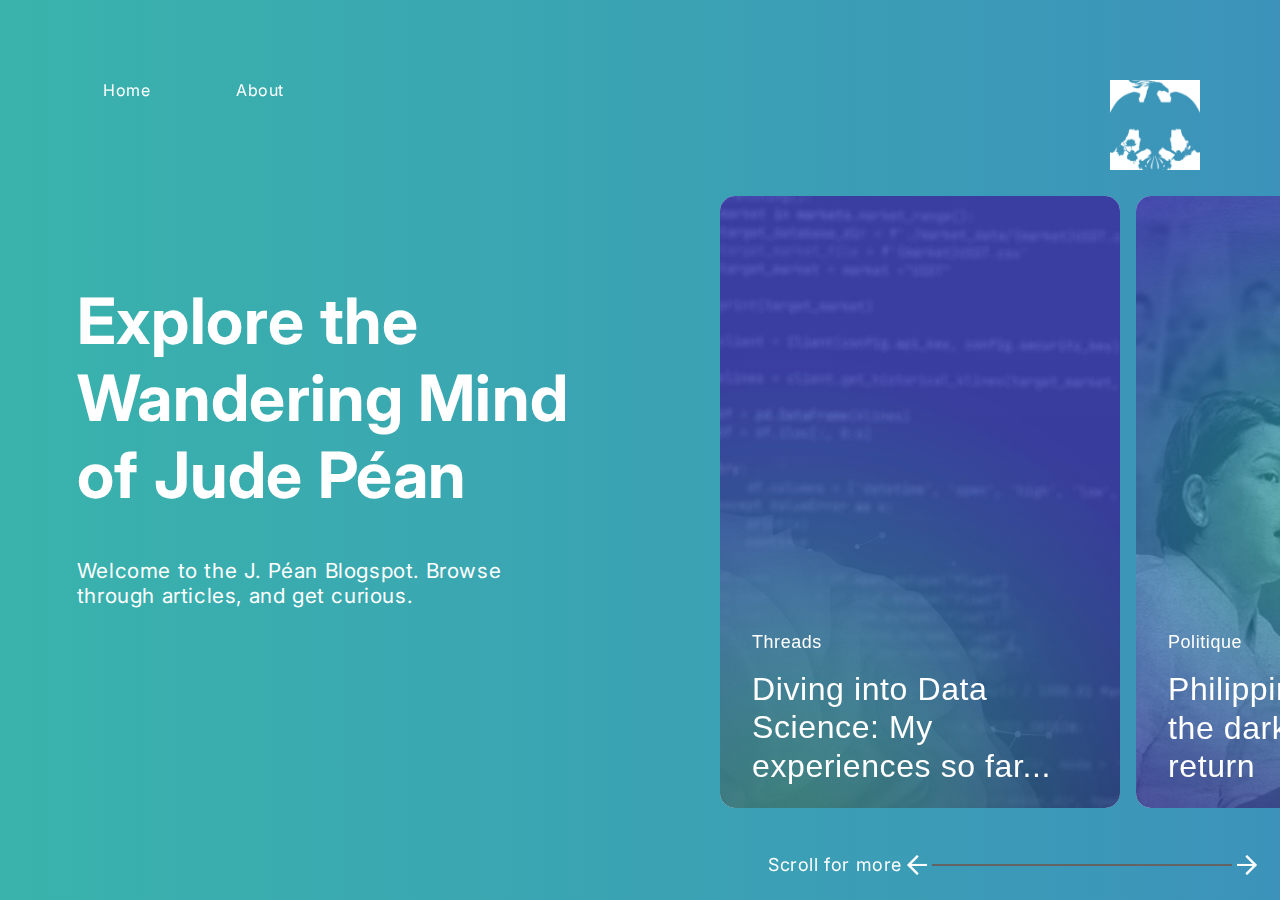
<file: index.html>
<!DOCTYPE html>
<html lang="en">
  <head>
    <meta charset="UTF-8" />
    <meta http-equiv="X-UA-Compatible" content="IE=edge" />
    <meta name="viewport" content="width=device-width, initial-scale=1.0" />

    <link rel="stylesheet" href="styles.css" />
    <link href="./img/favicon.png" rel="icon" />
    <title>J.Pean Blogspot</title>
  </head>
  <body>
    <div class="navbar">
      <nav>
        <a href="index.html" class="navlink">Home</a>
        <a href="./pages/about.html" class="navlink">About</a>
        <img src="./img/page_logo.png" alt="logo" class="logo" />
      </nav>
    </div>
    <div class="main-wrap" id="container" onscroll="myFunction()">
      <div class="main-area" id="bg_color">
        <div class="circles">
            <div></div>
            <div></div>
            <div></div>
            <div></div>
            <div></div>
            <div></div>
            <div></div>
            <div></div>
            <div></div>
        </div>
    </div>
      <div class="text-intro">
        <h1 class="welcome">Explore the Wandering Mind of Jude Péan</h1>
        <p class="intro">
          Welcome to the J. Péan Blogspot. Browse through articles, and get
          curious.
        </p>
      </div>
      <div class="carousel">
        <main class="page-content">
            <div class="d_card">
              <a href="./pages/threads.html">
              <div class="content">
                <h2 class="heading">
                  <span>Threads </span><br />
                  Diving into Data Science: My experiences so far...
                </h2>
                <p class="data-content">
                  Data is everywhere, and making sense of it builds a new world of understanding around you.
                </p>
              </div>
            </a>
            </div>
            <div class="d_card">
              <a href="./pages/politique.html">
              <div class="content">
                <h2 class="heading">
                  <span>Politique</span><br />
                  Philippines' future is at the dark point of no return
                </h2>
                <p class="data-content">
                  An opinion essay in the current state of Philippines' politics: It's going downhill.
                </p>
              </div>
            </a>
            </div>
            <div class="d_card">
              <a href="./pages/banyuhay.html">
              <div class="content">
                <h2 class="heading">
                  <span>Banyuhay</span> <br />
                  Finding a New Home: Best Countries to migrate
                </h2>
                <p class="data-content">
                  When you can, do it. It's for your own sake. Build your future to a better place.
                </p>
              </div>
            </a>
            </div>
          <!-- </a> -->
            <div class="d_card">
              <a href="./pages/konek.html">
              <div class="content">
                <h2 class="heading">
                  <span>Konek</span> <br />
                  Making the Best of Friends (in the Internet)
                </h2>
                <p class="data-content">
                  Find the simple principles to find people that you can actually vibe with.
                </p>
              </div>
            </a>
            </div>
            <div class="d_card">
              <a href="./pages/corpus.html">
              <div class="content">
                <h2 class="heading">
                  <span>Corpus</span><br />Simple Ways to a Self-Care Routine: A Guide to Get You Started.
                </h2>
                <p class="data-content">
                  It doesn't have to be complex, it just have to be consistent. A routine that is for YOU.
                </p>
              </div>
              </a>
            </div>
          <!-- </a> -->
        </main>
      </div>
      <div class="footer">
        <span>Scroll for more</span>
        <input
          id="slideLeft"
          type="image"
          src="./img/arrow-left.png "
          alt="left-arrow-scroll"
          class="scroll-arrows"
        />
        <div class="progress">
          <div class="bar" id="progressBar"></div>
        </div>
        <input
          id="slideRight"
          type="image"
          src="./img/arrow-right.png "
          alt="right-arrow-scroll"
          class="scroll-arrows"
        />
      </div>
      <script src="./js/scripts.js"></script>
    </div>
  </body>
</html>
</file>
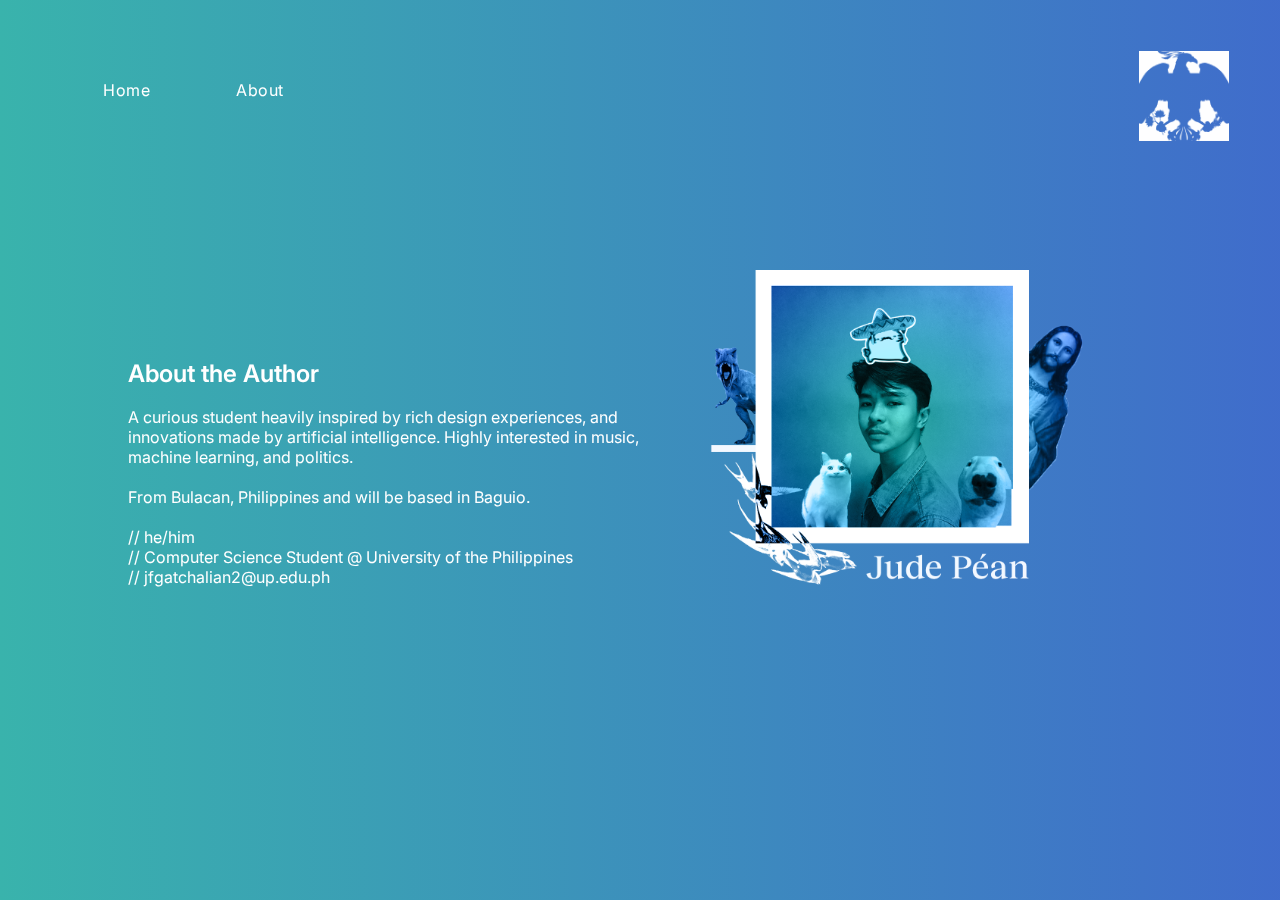
<file: pages/about.html>
<!DOCTYPE html>
<html lang="en">
  <head>
    <meta charset="UTF-8" />
    <meta http-equiv="X-UA-Compatible" content="IE=edge" />
    <meta name="viewport" content="width=device-width, initial-scale=1.0" />
    <style>
      @import url("https://fonts.googleapis.com/css2?family=Inter:wght@100;300;400;700&display=swap");
      @keyframes topAnimation {
        0% {
          opacity: 0;
          transform: translateY(-10%);
          /* filter: blur(5px); */
        }
        100% {
          opacity: 1;
          transform: translateX(0);
          filter: blur(0);
        }
      }

      *,
      *:before,
      *:after {
        padding: 0;
        margin: 0;
        box-sizing: border-box;
      }
      nav {
        height: 20vh;
        width: 10vw;
        min-width: 600px;
        display: flex;
        align-items: center;
        padding-left: 20px;
      }
      .navlink {
        position: relative;
        text-decoration: none;
        color: white;
        font-size: 1rem;
        letter-spacing: 0.5px;
        padding: 0 3px;
        margin-left: 80px;
      }
      .navlink:after {
        content: "";
        position: absolute;
        background-color: white;
        height: 2px;
        width: 0;
        left: 0;
        bottom: -5px;
        transition: 0.3s;
      }
      .navlink:hover {
        color: #ffffff;
      }
      .navlink:hover:after {
        width: 100%;
      }
      span {
        font-size: 1rem;
        line-height: 3;
        font-weight: 500;
      }
      br {
        font-size: 200%;
      }
      /**/
      body {
        -webkit-transition: all 0.5s ease;
        -moz-transition: all 0.5s ease;
        -o-transition: all 0.5s ease;
        transition: all 0.5s ease;
        background-color: #182994;
        font-family: "Inter", "Arial", sans-serif;
        color: white;
        margin: none;
        overflow-x: hidden;
        background-size: 300%;
        animation: animatedText 5s infinite alternate-reverse;
        z-index: 0;
        background-image: linear-gradient(to right, #39b3ac, #4349db, #39b3ac);
      }
      .logo {
        height: 10vh;
        width: 10vh;
        float: right;
        position: absolute;
        top: 4vw;
        right: 4vw;
        animation: 1s ease-out 0s 1 leftAnimation;
      }
      .navbar {
        overflow: hidden;
        width: 100%;
        z-index: 30;
      }
      .section1 {
        padding-top: 20vh;
        padding-left: 10vw;
        padding-bottom: 10vh;
        padding-right: 50vw;
        position: fixed;
        animation: 1s ease-out 0s 1 leftAnimation;
      }
      .scroll-load {
        display: none;
      }
      i {
        background: black;
        border-radius: 500px;
        text-align: center;
        display: inline-block;
      }

      .img-icon {
        display: block;
      }

      * {
        scroll-behavior: smooth;
      }
      .heading {
        font-weight: 600;
        font-size: 1.5rem;
        line-height: 3vh;
        top: 50vh;
      }
      i {
        background: none;
        text-align: left;
      }
      .author_photo {
        position: fixed;
        width: 30vw;
        top: 30vh;
        float: right;
        right: 15vw;
        animation: 1s ease-out 0s 1 leftAnimation;
      }
      .main-area {
        width: 100%;
        height: 100vh;
        margin: none;
        position: fixed;
        -webkit-transition: opacity 1s ease-in-out;
        -moz-transition: opacity 1s ease-in-out;
        -o-transition: opacity 1s ease-in-out;
        transition: opacity 1s ease-in-out;
        z-index: -1;
      }
      @keyframes leftAnimation {
        0% {
          opacity: 0;
          transform: translateX(-50%);
          filter: blur(5px);
        }
        100% {
          opacity: 1;
          transform: translateX(0);
          filter: blur(0);
        }
      }
      @keyframes animatedText {
        to {
          background-position: 100%;
        }
      }
      .circles {
        position: fixed;
        top: 0;
        left: 0;
        width: 100%;
        height: 100%;
        overflow: hidden;
        z-index: 30;
      }
      @keyframes animate {
        0% {
          opacity: 1;
          border-radius: 0;
          transform: translateY(0) rotate(0deg);
        }
        100% {
          opacity: 0;
          border-radius: 50%;
          transform: translateY(-1000px) rotate(720deg);
        }
      }
      .circles div {
        position: absolute;
        display: block;
        width: 20px;
        height: 20px;
        bottom: -150px;
        animation: animate 25s linear infinite;
        background: rgba(255, 255, 255, 0.2);
      }
      .circles div:nth-child(1) {
        left: 25%;
        width: 110px;
        height: 110px;
        animation-delay: 0s;
        animation-duration: 20s;
      }
      .circles div:nth-child(2) {
        left: 43%;
        width: 50px;
        height: 50px;
        animation-delay: 7s;
      }
      .circles div:nth-child(3) {
        left: 64%;
        width: 80px;
        height: 80px;
        animation-delay: 4s;
      }
      .circles div:nth-child(4) {
        left: 600%;
        width: 60px;
        height: 80px;
        animation-delay: 9s;
      }
      .circles div:nth-child(5) {
        left: 99%;
        width: 130px;
        height: 130px;
        animation-delay: 12s;
      }
      .circles div:nth-child(6) {
        left: 50%;
        width: 80px;
        height: 80px;
        animation-delay: 0s;
      }
      .circles div:nth-child(7) {
        left: 5%;
        width: 80px;
        height: 80px;
        animation-delay: 2s;
      }
      .circles div:nth-child(8) {
        left: 91%;
        width: 80px;
        height: 80px;
        animation-delay: 0s;
      }
      .circles div:nth-child(9) {
        left: 80%;
        width: 80px;
        height: 80px;
        animation-delay: 10s;
      }
      .circles div:nth-child(10) {
        left: 31%;
        width: 80px;
        height: 80px;
        animation-delay: 4s;
      }
    </style>
    <link href="../img/favicon.png" rel="icon" />
    <title>J.Pean Blogspot</title>
  </head>
  <body>
    <div class="navbar">
      <nav>
        <a href="../index.html" class="navlink">Home</a>
        <a href="./about.html" class="navlink">About</a>
        <img src="./img/page_logo.png" alt="logo" class="logo" />
      </nav>
    </div>
    <div class="main-area" id="bg_color">
      <div class="circles">
        <div></div>
        <div></div>
        <div></div>
        <div></div>
        <div></div>
        <div></div>
        <div></div>
        <div></div>
        <div></div>
      </div>
      <img src="./img/about2.png" class="author_photo" />
      <div class="section1">
        <span class="heading">About the Author</span> <br /><br />
        A curious student heavily inspired by rich design experiences, and
        innovations made by artificial intelligence. Highly interested in music,
        machine learning, and politics.
        <br /><br />
        From Bulacan, Philippines and will be based in Baguio.
        <br /><br />
        // he/him<br />
        // Computer Science Student @ University of the Philippines <br />
        // jfgatchalian2@up.edu.ph
      </div>
    </div>
  </body>
</html>
</file>
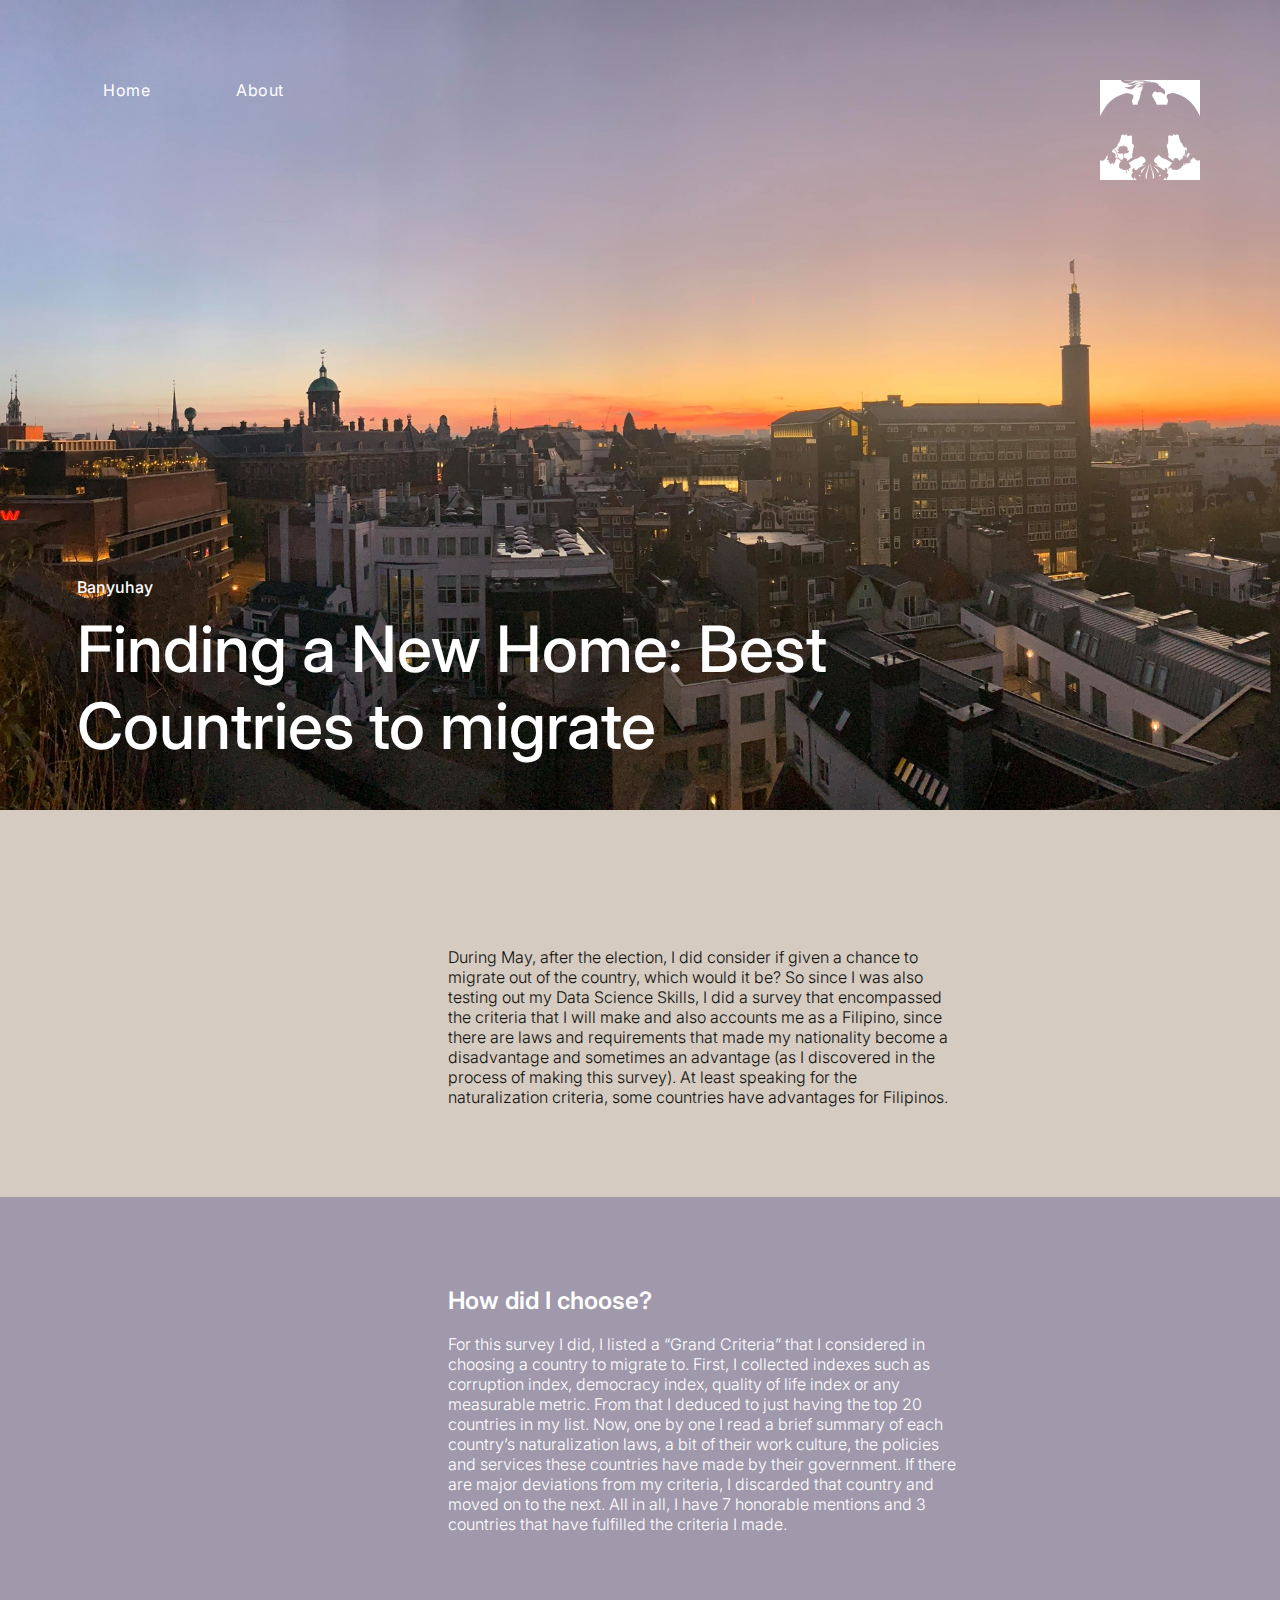
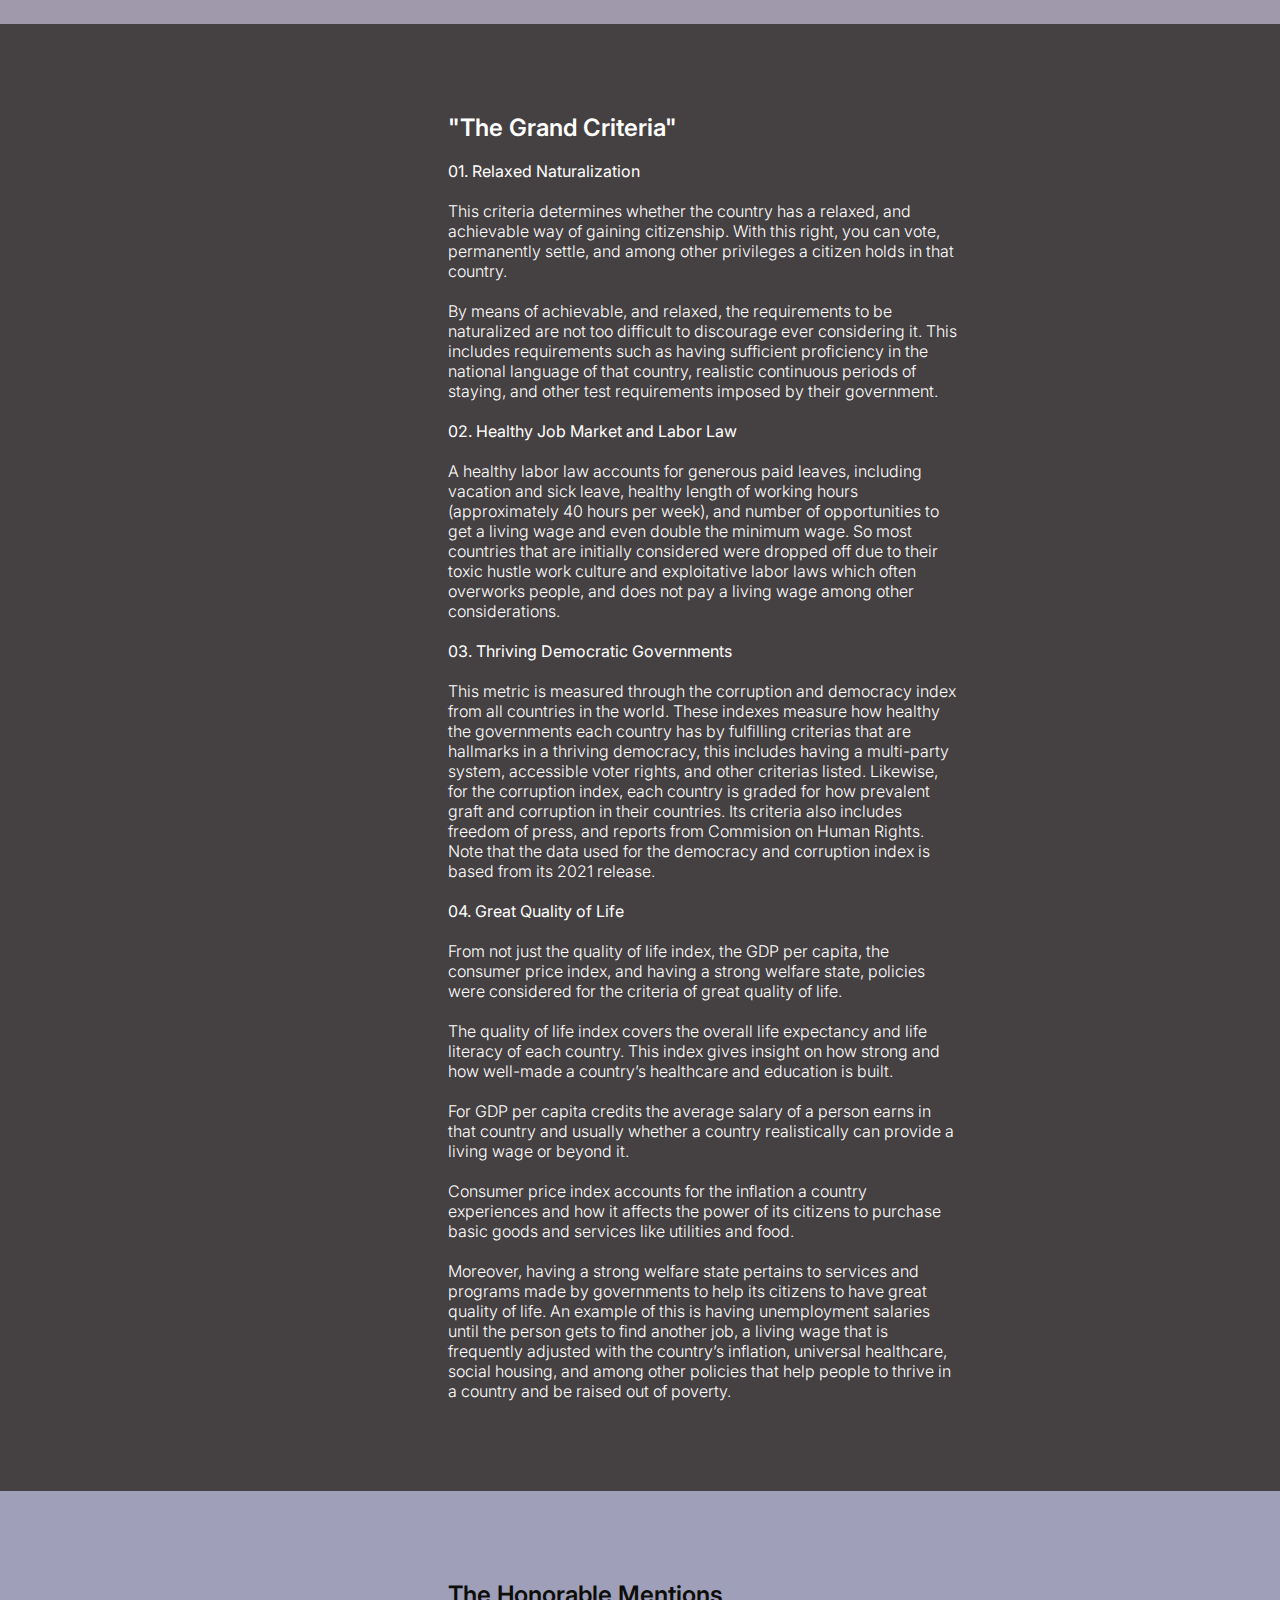
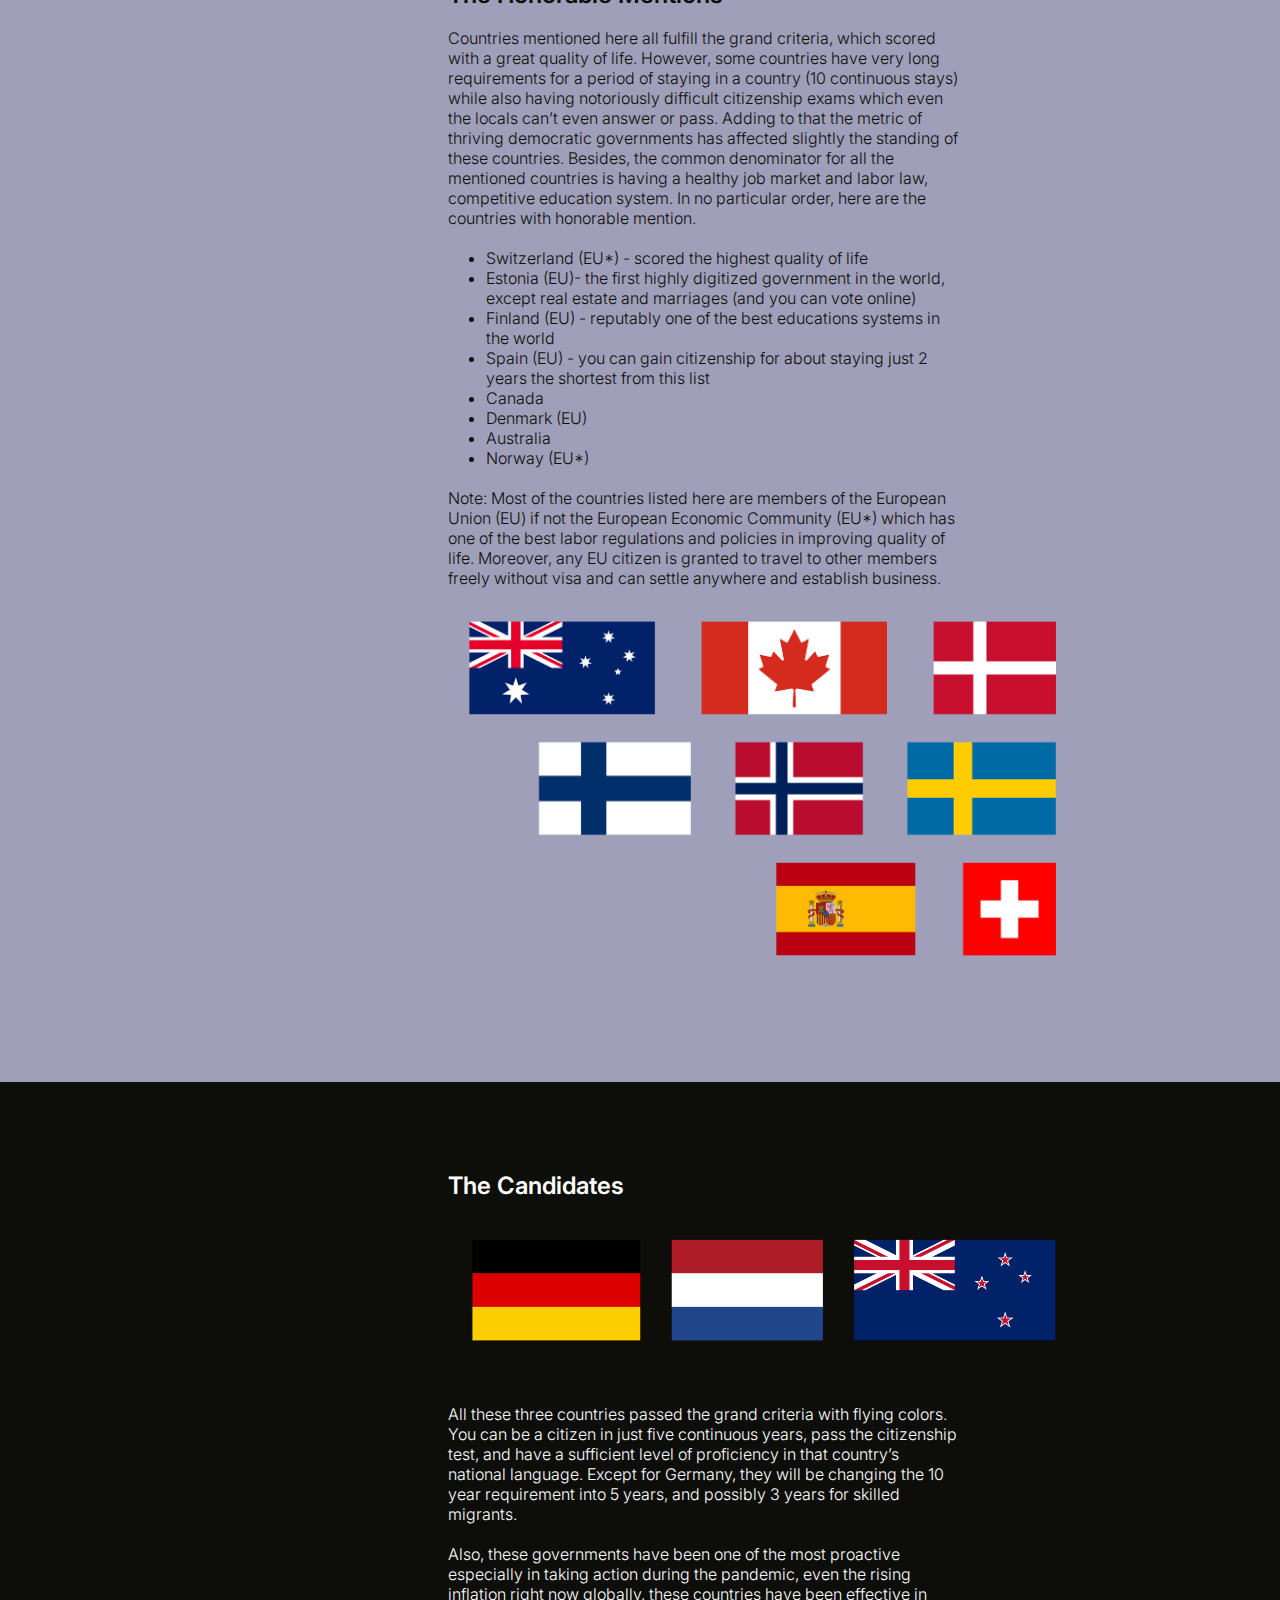
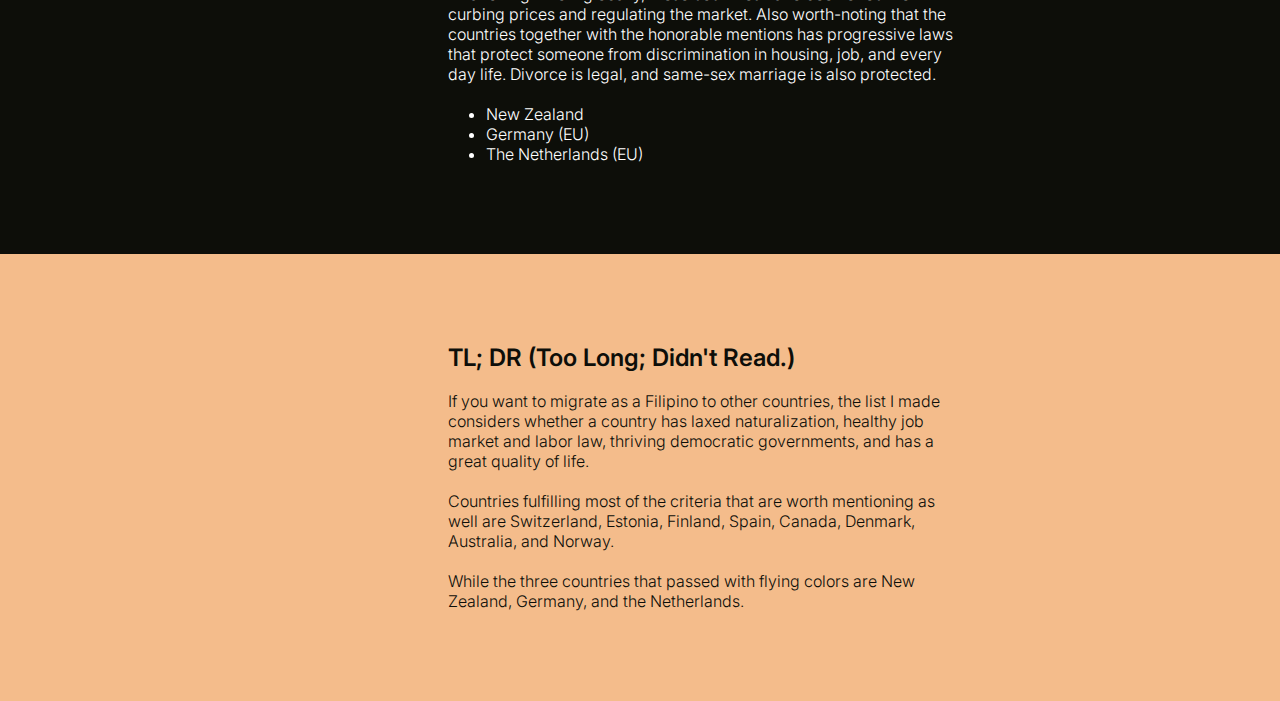
<file: pages/banyuhay.html>
<!DOCTYPE html>
<html lang="en">
  <head>
    <meta charset="UTF-8" />
    <meta http-equiv="X-UA-Compatible" content="IE=edge" />
    <meta name="viewport" content="width=device-width, initial-scale=1.0" />
    <style>
      @import url("https://fonts.googleapis.com/css2?family=Inter:wght@100;300;400;700&display=swap");
      @keyframes topAnimation {
        0% {
          opacity: 0;
          transform: translateY(-10%);
          /* filter: blur(5px); */
        }
        100% {
          opacity: 1;
          transform: translateX(0);
          filter: blur(0);
        }
      }

      *,
      *:before,
      *:after {
        padding: 0;
        margin: 0;
        box-sizing: border-box;
      }
      nav {
        height: 20vh;
        width: 10vw;
        min-width: 600px;
        display: flex;
        align-items: center;
        padding-left: 20px;
      }
      a {
        position: relative;
        text-decoration: none;
        color: white;
        font-size: 1rem;
        letter-spacing: 0.5px;
        padding: 0 3px;
        margin-left: 80px;
      }
      a:after {
        content: "";
        position: absolute;
        background-color: white;
        height: 2px;
        width: 0;
        left: 0;
        bottom: -5px;
        transition: 0.3s;
      }
      a:hover {
        color: #ffffff;
      }
      a:hover:after {
        width: 100%;
      }

      span {
        font-size: 1rem;
        line-height: 3;
        font-weight: 500;
      }
      br {
        font-size: 200%;
      }
      /**/
      body {
        -webkit-transition: all 0.5s ease;
        -moz-transition: all 0.5s ease;
        -o-transition: all 0.5s ease;
        transition: all 0.5s ease;
        background-color: #182994;
        font-family: "Inter", "Arial", sans-serif;
        color: white;
        margin: none;
        overflow-x: hidden;
      }
      .logo {
        height: 100px;
        width: 100px;
        float: right;
        position: absolute;
        top: 80px;
        right: 80px;
      }
      .navbar {
        overflow: hidden;
        width: 100%;
        z-index: 4;
      }

      .headline-photo {
        width: 100vw;
        height: 90vh;
        position: relative;
      }

      .wallpaper {
        width: 100vw;
        height: 90vh;
        position: absolute;
        object-fit: cover;
      }
      .project-name {
        z-index: 100;
        position: absolute;
        font-size: 4rem;
        padding-left: 6vw;
        line-height: 1.2;
        width: 80vw;
        bottom: 5;
        padding-bottom: 1vh;
        padding-left: 6vw;
        bottom: 4vh;
        left: 0;
      }
      .project {
        z-index: 100;
        position: absolute;
        font-size: 0.97rem;
      }
      .section1 {
        padding-top: 10vh;
        padding-left: 35vw;
        padding-bottom: 10vh;
        padding-right: 25vw;
        background-color: #d5cbc1;
        color: #0d0e09;
      }
      .section2 {
        padding-top: 10vh;
        padding-left: 35vw;
        padding-bottom: 10vh;
        padding-right: 25vw;
        background-color: #a099ac;
      }
      .section3 {
        padding-top: 10vh;
        padding-left: 35vw;
        padding-bottom: 10vh;
        padding-right: 25vw;
        background-color: #454041;
      }
      .section4 {
        padding-top: 10vh;
        padding-left: 35vw;
        padding-bottom: 10vh;
        padding-right: 25vw;
        background-color: #9f9fba;
        color: #0d0e09;
      }
      .section5 {
        padding-top: 10vh;
        padding-left: 35vw;
        padding-bottom: 10vh;
        padding-right: 25vw;
        background-color: #0d0e09;
      }
      .section6 {
        padding-top: 10vh;
        padding-left: 35vw;
        padding-bottom: 10vh;
        padding-right: 25vw;
        background-color: #f4bc8b;
        color: #0d0e09;
      }
      .progress-bar {
        position: fixed;
        background-color: black;
        top: 0;
        width: 100%;
        height: 2.3vh;
        z-index: 5;
        display: flex;
        align-items: center;
        transition: all 0.5s ease;
      }
      .progress {
        width: 300px;
        height: 2px;
        background: #636363;
        float: left;
        align-items: center;
        display: inline;
        z-index: 5;
      }
      .bar {
        width: 0%;
        height: 2px;
        background: white;
      }
      .footer {
        position: fixed;
        top: 0vh;
        padding-left: 2vw;
        width: 100%;
        height: 3vh;
        z-index: 5;
        display: none;
        align-items: center;
        background-color: black;
        animation: 0.5s ease-out 0s 1 topAnimation;
      }
      .footer .progress {
        position: absolute;
        width: 300px;
        height: 2px;
        background: #3f3f3f;
        align-items: center;
        display: inline;
        z-index: 5;
      }
      .center {
        top: 50%;
        left: 50%;
      }
      .footer .progress .bar {
        width: 0%;
        height: 2px;
        background: white;
      }
      .scroll-load {
        display: none;
      }
      i {
        background: black;
        border-radius: 500px;
        text-align: center;
        display: inline-block;
      }

      .img-icon {
        display: block;
      }
      .topBtn {
        display: none;
        position: fixed;
        bottom: 2.5vh;
        right: 2.5vw;
        transition: all 0.5s ease;
        animation: 0.5s ease-out 0s 1 topAnimation;
      }
      figure {
        width: 4vw;
        height: 4vw;
        border-radius: 50px;
        font-size: 25px;
        display: flex;
        align-items: center;
        justify-content: center;
        text-align: center;
        background: black;
        transition: all 0.5s ease;
      }
      figure:hover {
        width: 5vw;
        height: 5vw;
        border-radius: 50px;
        font-size: 25px;
        display: flex;
        align-items: center;
        justify-content: center;
        text-align: center;
      }

      figure img {
        transition-duration: 1s;
        display: inline-block;
        width: 30px;
        height: auto;
      }
      .quote {
        text-align: center;
        font-style: italic;
        line-height: 3vh;
        padding: 5vw;
      }
      .quote_credit {
        text-align: right;
        padding: 10px;
        font-style: italic;
      }
      * {
        scroll-behavior: smooth;
      }
      .h1 {
        font-weight: 600;
        font-size: 1.5rem;
        line-height: 3vh;
      }
      .content {
        font-weight: 300;
      }
      i {
        background: none;
        text-align: left;
      }
      ul {
        padding-left: 3vw;
      }
      blockquote {
        padding: 3vw;
      }
    </style>
    <link href="../img/favicon.png" rel="icon" />
    <title>J.Pean Blogspot</title>
  </head>

  <body>
    <div id="container">
      <div class="headline-photo">
        <img class="wallpaper" src="./img/banyuhay_wallpaper.jpg" />
        <div class="navbar">
          <nav>
            <a href="../index.html">Home</a>
            <a href="./about.html">About</a>
            <img src="./img/page_logo.png" alt="logo" class="logo" />
          </nav>
        </div>
        <span class="project-name"
          ><span>Banyuhay </span><br />
          Finding a New Home: Best Countries to migrate</span
        >
      </div>
    </div>
    <div class="footer" id="progress-div">
      <span class="progress-text"
        >Finding a New Home: Best Countries to migrate</span
      >
      <div class="progress center">
        <div class="bar center" id="progressBar"></div>
      </div>
    </div>
    <div class="topBtn" id="topbtn">
      <figure onclick="scrollToTop()">
        <img src="./img/arrow-up.png" alt="image" />
      </figure>
    </div>
    <div class="section1 content">
      <span class="h1"></span><br /><br />
      During May, after the election, I did consider if given a chance to
      migrate out of the country, which would it be? So since I was also testing
      out my Data Science Skills, I did a survey that encompassed the criteria
      that I will make and also accounts me as a Filipino, since there are laws
      and requirements that made my nationality become a disadvantage and
      sometimes an advantage (as I discovered in the process of making this
      survey). At least speaking for the naturalization criteria, some countries
      have advantages for Filipinos.
    </div>
    <div class="section2 content">
      <span class="h1">How did I choose?</span><br /><br />
      For this survey I did, I listed a “Grand Criteria” that I considered in
      choosing a country to migrate to. First, I collected indexes such as
      corruption index, democracy index, quality of life index or any measurable
      metric. From that I deduced to just having the top 20 countries in my
      list. Now, one by one I read a brief summary of each country’s
      naturalization laws, a bit of their work culture, the policies and
      services these countries have made by their government. If there are major
      deviations from my criteria, I discarded that country and moved on to the
      next. All in all, I have 7 honorable mentions and 3 countries that have
      fulfilled the criteria I made.
    </div>
    <div class="section3 content">
      <span class="h1">"The Grand Criteria"</span><br /><br />
      <b>01. Relaxed Naturalization </b><br /><br />This criteria determines
      whether the country has a relaxed, and achievable way of gaining
      citizenship. With this right, you can vote, permanently settle, and among
      other privileges a citizen holds in that country. <br /><br />By means of
      achievable, and relaxed, the requirements to be naturalized are not too
      difficult to discourage ever considering it. This includes requirements
      such as having sufficient proficiency in the national language of that
      country, realistic continuous periods of staying, and other test
      requirements imposed by their government. <br /><br /><b
        >02. Healthy Job Market and Labor Law </b
      ><br /><br />A healthy labor law accounts for generous paid leaves,
      including vacation and sick leave, healthy length of working hours
      (approximately 40 hours per week), and number of opportunities to get a
      living wage and even double the minimum wage. So most countries that are
      initially considered were dropped off due to their toxic hustle work
      culture and exploitative labor laws which often overworks people, and does
      not pay a living wage among other considerations. <br /><br /><b
        >03. Thriving Democratic Governments </b
      ><br /><br />This metric is measured through the corruption and democracy
      index from all countries in the world. These indexes measure how healthy
      the governments each country has by fulfilling criterias that are
      hallmarks in a thriving democracy, this includes having a multi-party
      system, accessible voter rights, and other criterias listed. Likewise, for
      the corruption index, each country is graded for how prevalent graft and
      corruption in their countries. Its criteria also includes freedom of
      press, and reports from Commision on Human Rights. Note that the data used
      for the democracy and corruption index is based from its 2021 release.<br /><br />
      <b>04. Great Quality of Life</b><br /><br />
      From not just the quality of life index, the GDP per capita, the consumer
      price index, and having a strong welfare state, policies were considered
      for the criteria of great quality of life. <br /><br />The quality of life
      index covers the overall life expectancy and life literacy of each
      country. This index gives insight on how strong and how well-made a
      country’s healthcare and education is built. <br /><br />For GDP per
      capita credits the average salary of a person earns in that country and
      usually whether a country realistically can provide a living wage or
      beyond it. <br /><br />Consumer price index accounts for the inflation a
      country experiences and how it affects the power of its citizens to
      purchase basic goods and services like utilities and food.
      <br /><br />Moreover, having a strong welfare state pertains to services
      and programs made by governments to help its citizens to have great
      quality of life. An example of this is having unemployment salaries until
      the person gets to find another job, a living wage that is frequently
      adjusted with the country’s inflation, universal healthcare, social
      housing, and among other policies that help people to thrive in a country
      and be raised out of poverty.
    </div>

    <div class="section4 content">
      <span class="h1">The Honorable Mentions</span><br /><br />
      Countries mentioned here all fulfill the grand criteria, which scored with
      a great quality of life. However, some countries have very long
      requirements for a period of staying in a country (10 continuous stays)
      while also having notoriously difficult citizenship exams which even the
      locals can’t even answer or pass. Adding to that the metric of thriving
      democratic governments has affected slightly the standing of these
      countries. Besides, the common denominator for all the mentioned countries
      is having a healthy job market and labor law, competitive education
      system. In no particular order, here are the countries with honorable
      mention.<br /><br />
      <ul>
        <li>Switzerland (EU*) - scored the highest quality of life</li>
        <li>
          Estonia (EU)- the first highly digitized government in the world,
          except real estate and marriages (and you can vote online)
        </li>
        <li>
          Finland (EU) - reputably one of the best educations systems in the
          world
        </li>
        <li>
          Spain (EU) - you can gain citizenship for about staying just 2 years
          the shortest from this list
        </li>
        <li>Canada</li>
        <li>Denmark (EU)</li>
        <li>Australia</li>
        <li>Norway (EU*)</li>
      </ul>
      <br />
      Note: Most of the countries listed here are members of the European Union
      (EU) if not the European Economic Community (EU*) which has one of the
      best labor regulations and policies in improving quality of life.
      Moreover, any EU citizen is granted to travel to other members freely
      without visa and can settle anywhere and establish business.
      <img src="./img/honorable mentions.png" alt="Switzerland Estonia Finland Spain Canada Denmark Australia norway" style="width: 50vw;">
    </div>
    <div class="section5 content">
      <span class="h1">The Candidates</span><br /><br />
      <img src="./img/candidate.png" alt="new zealan germany netherlands" style="width: 50vw;">
      All these three countries passed the grand criteria with flying colors.
      You can be a citizen in just five continuous years, pass the citizenship
      test, and have a sufficient level of proficiency in that country’s
      national language. Except for Germany, they will be changing the 10 year
      requirement into 5 years, and possibly 3 years for skilled migrants.
      <br /><br />Also, these governments have been one of the most proactive
      especially in taking action during the pandemic, even the rising inflation
      right now globally, these countries have been effective in curbing prices
      and regulating the market. Also worth-noting that the countries together
      with the honorable mentions has progressive laws that protect someone from
      discrimination in housing, job, and every day life. Divorce is legal, and
      same-sex marriage is also protected.<br /><br />
      <ul>
        <li>New Zealand</li>
        <li>Germany (EU)</li>
        <li>The Netherlands (EU)</li>
      </ul>
    </div>
    <div class="section6 content">
      <span class="h1">TL; DR (Too Long; Didn't Read.)</span><br /><br />
      If you want to migrate as a Filipino to other countries, the list I made
      considers whether a country has laxed naturalization, healthy job market
      and labor law, thriving democratic governments, and has a great quality of
      life.
      <br /><br />
      Countries fulfilling most of the criteria that are worth mentioning as
      well are Switzerland, Estonia, Finland, Spain, Canada, Denmark, Australia,
      and Norway.
      <br /><br />
      While the three countries that passed with flying colors are New Zealand,
      Germany, and the Netherlands.
    </div>
  </body>
  <script>
    let progressIcon = document.getElementById("progress-div");
    let backToTop = document.getElementById("topbtn");
    window.onscroll = function () {
      var winScroll =
        document.body.scrollTop || document.documentElement.scrollTop;
      var height =
        document.documentElement.scrollHeight -
        document.documentElement.clientHeight;
      var scrolled = (winScroll / height) * 100;
      document.getElementById("progressBar").style.width = scrolled + "%";
      console.log(scrolled);
      if (scrolled < 27.34) {
        console.log("hidden");
        progressIcon.style.display = "none";
        backToTop.style.display = "none";
      } else if (scrolled >= 27.34) {
        console.log("display");
        progressIcon.style.display = "flex";
        backToTop.style.display = "block";
      }
    };

    function scrollToTop() {
      window.scrollTo(0, 0);
    }
  </script>
</html>
</file>
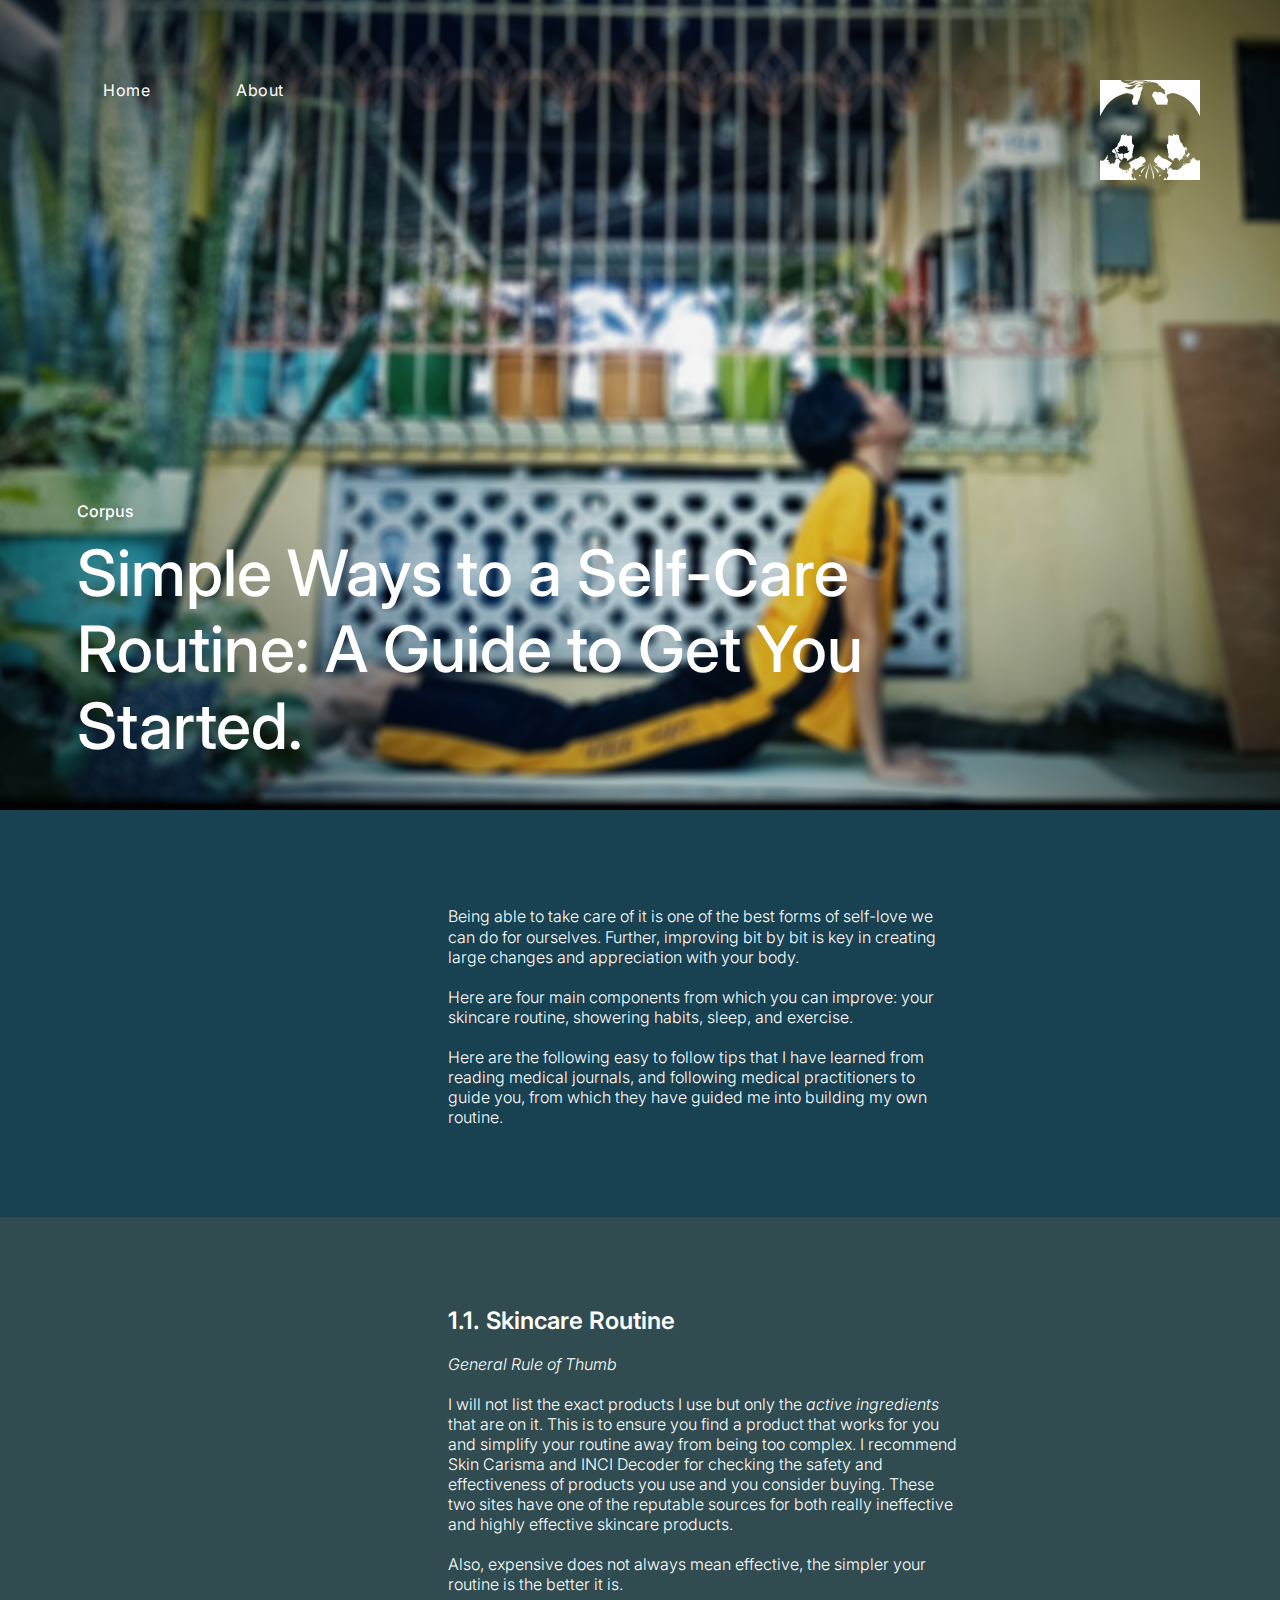
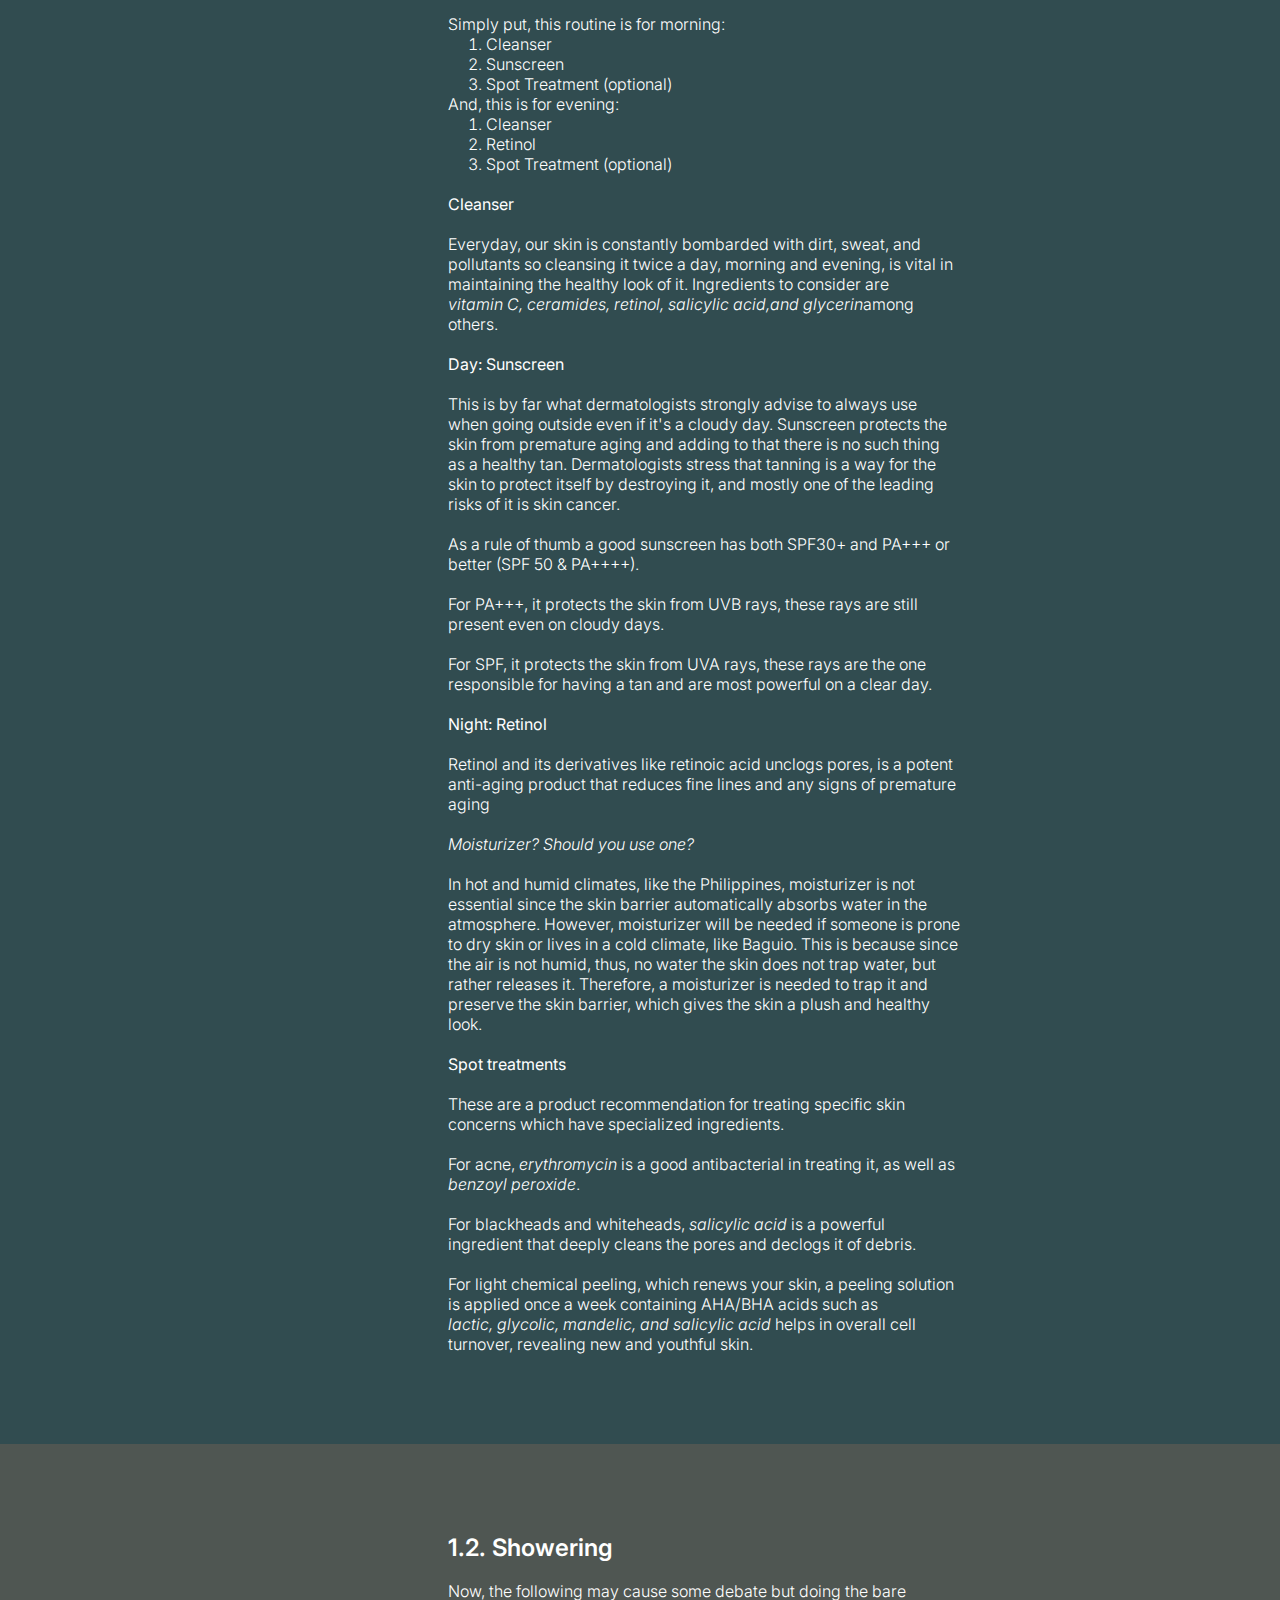
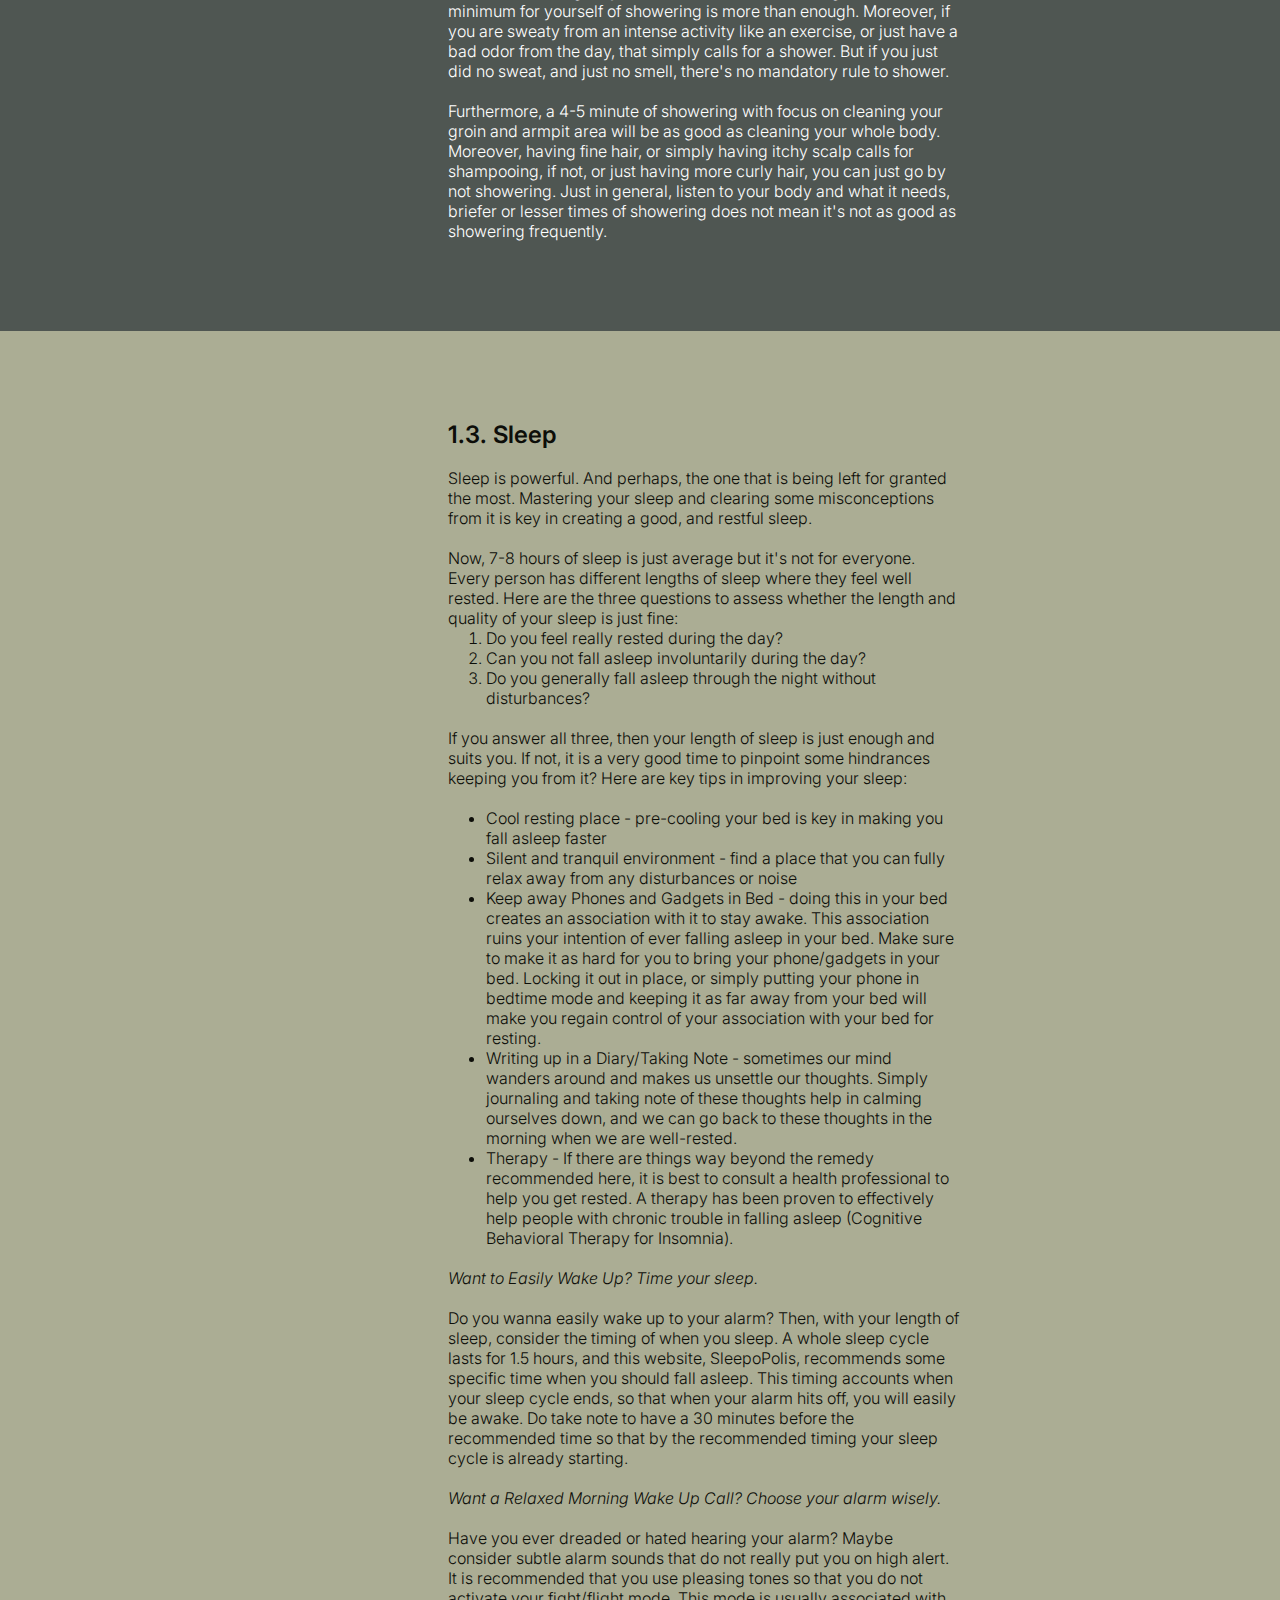
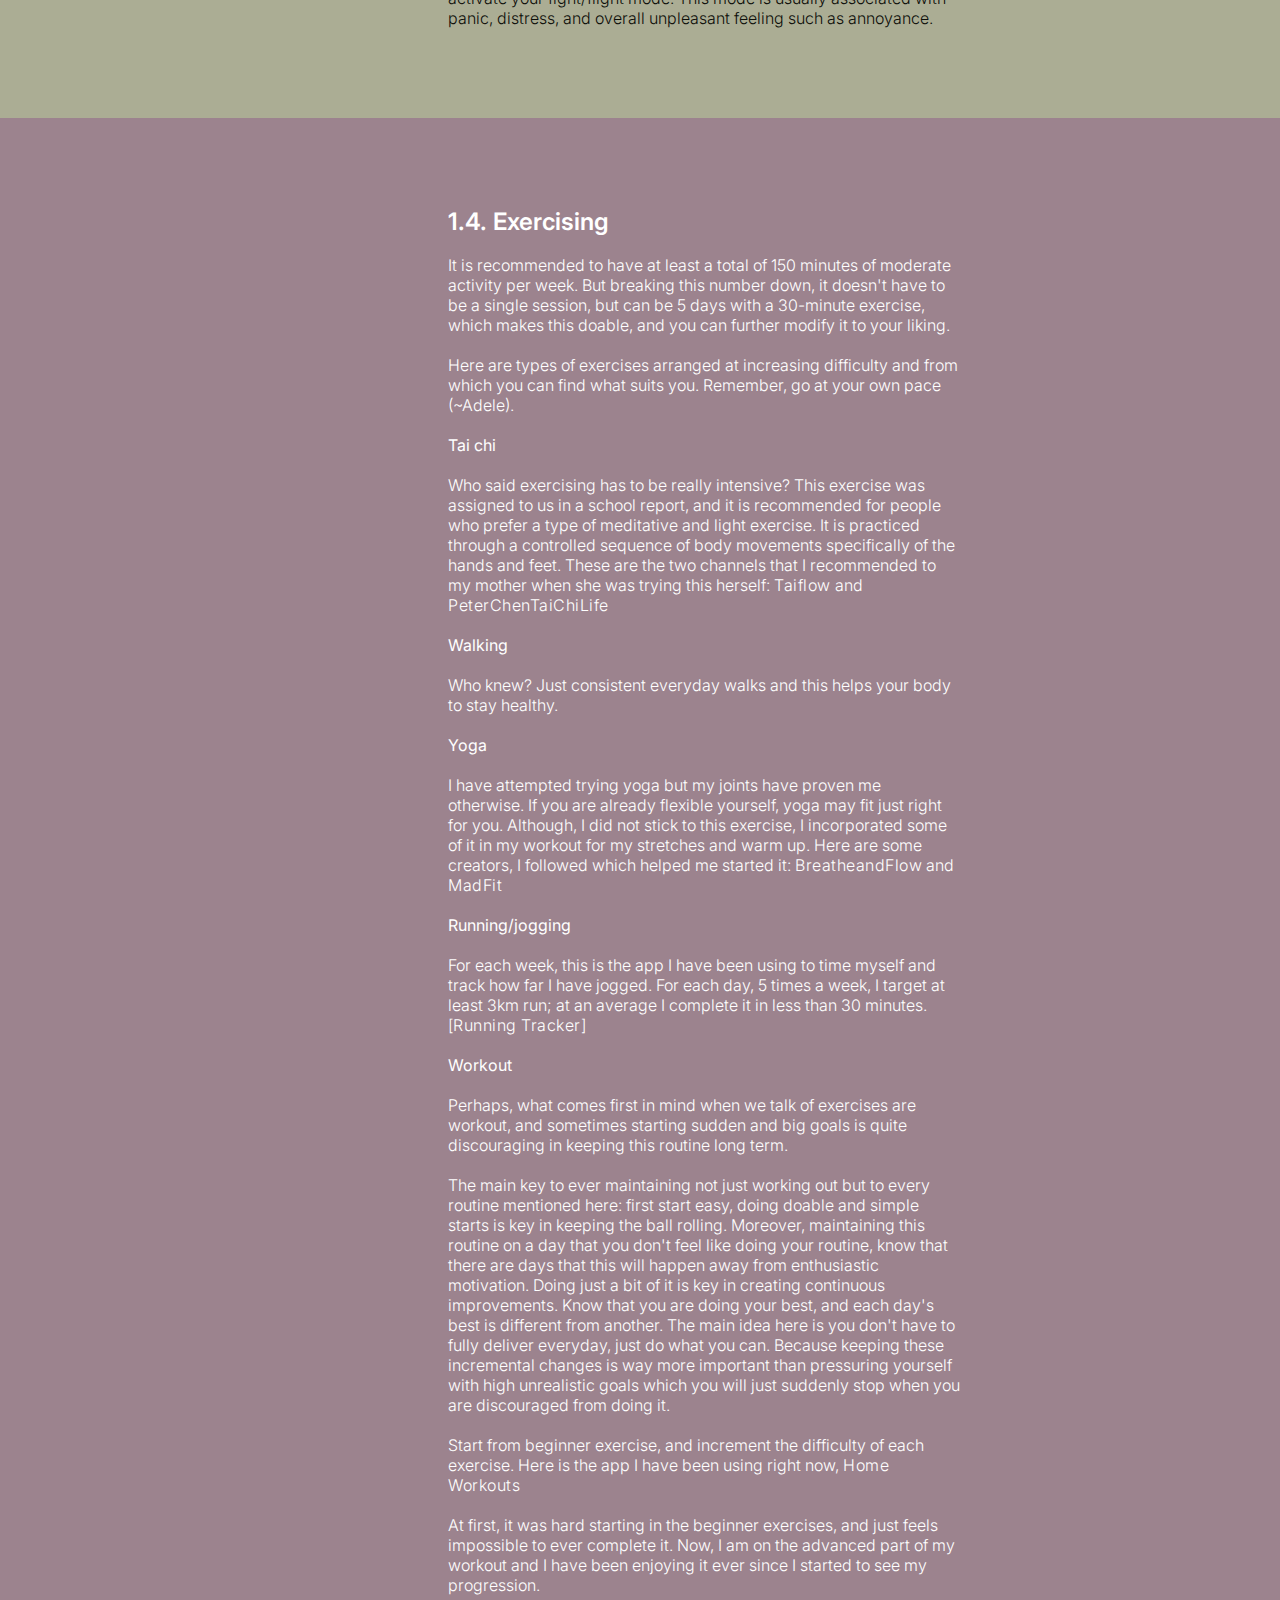
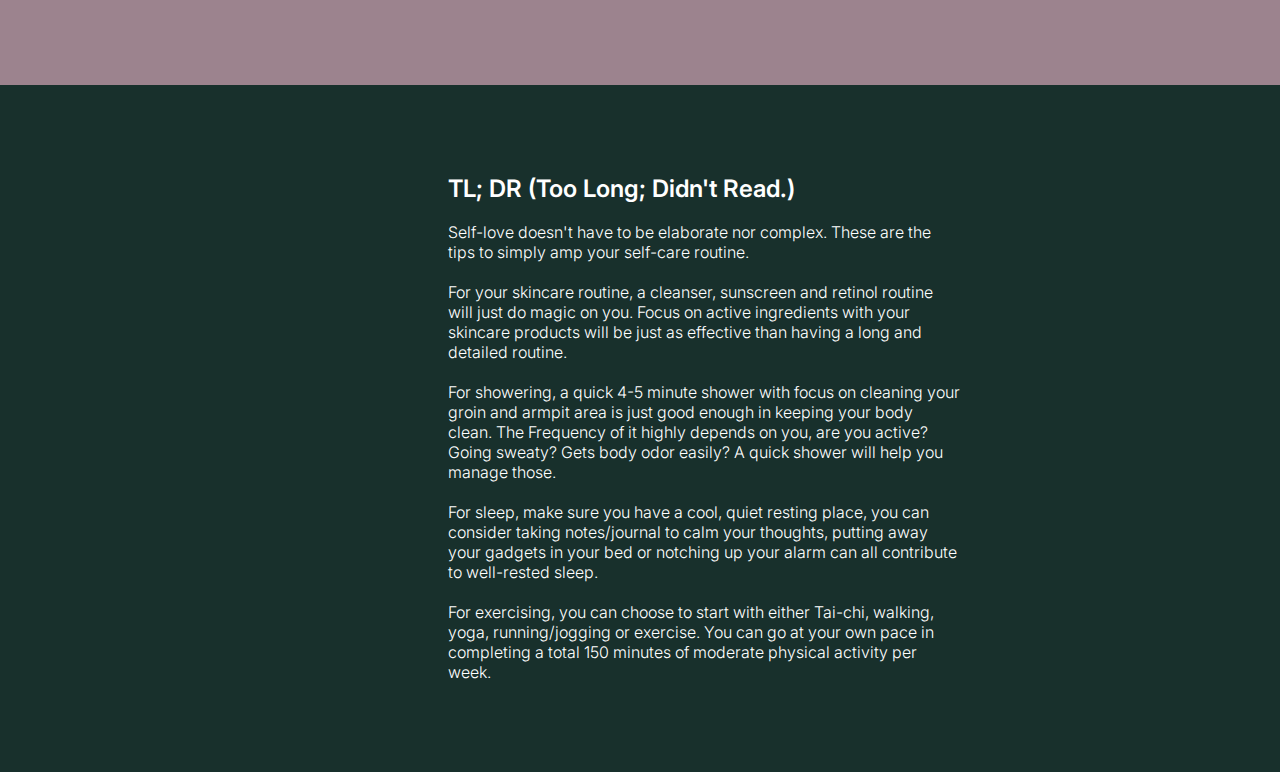
<file: pages/corpus.html>
<!DOCTYPE html>
<html lang="en">
  <head>
    <meta charset="UTF-8" />
    <meta http-equiv="X-UA-Compatible" content="IE=edge" />
    <meta name="viewport" content="width=device-width, initial-scale=1.0" />
    <style>
      @import url("https://fonts.googleapis.com/css2?family=Inter:wght@100;300;400;700&display=swap");
      @keyframes topAnimation {
        0% {
          opacity: 0;
          transform: translateY(-10%);
          /* filter: blur(5px); */
        }
        100% {
          opacity: 1;
          transform: translateX(0);
          filter: blur(0);
        }
      }

      *,
      *:before,
      *:after {
        padding: 0;
        margin: 0;
        box-sizing: border-box;
      }
      nav {
        height: 20vh;
        width: 10vw;
        min-width: 600px;
        display: flex;
        align-items: center;
        padding-left: 20px;
      }
      .navlink {
        position: relative;
        text-decoration: none;
        color: white;
        font-size: 1rem;
        letter-spacing: 0.5px;
        padding: 0 3px;
        margin-left: 80px;
        animation: 1s ease-out 0s 1 leftAnimation;
      }
      .navlink:after {
        content: "";
        position: absolute;
        background-color: white;
        height: 2px;
        width: 0;
        left: 0;
        bottom: -5px;
        transition: 0.3s;
      }
      .navlink:hover {
        color: #ffffff;
      }
      .navlink:hover:after {
        width: 100%;
      }
      a {
        position: relative;
        text-decoration: none;
        color: white;
        font-size: 1rem;
        letter-spacing: 0.5px;
      }
      a:after {
        content: "";
        position: absolute;
        background-color: white;
        height: 2px;
        width: 0;
        left: 0;
        bottom: -1px;
        transition: 0.3s;
      }
      a:hover {
        color: #ffffff;
      }
      a:hover:after {
        width: 100%;
      }

      span {
        font-size: 1rem;
        line-height: 3;
        font-weight: 500;
      }
      br {
        font-size: 200%;
      }
      /**/
      body {
        -webkit-transition: all 0.5s ease;
        -moz-transition: all 0.5s ease;
        -o-transition: all 0.5s ease;
        transition: all 0.5s ease;
        background-color: #182994;
        font-family: "Inter", "Arial", sans-serif;
        color: white;
        margin: none;
        overflow-x: hidden;
      }
      .logo {
        height: 100px;
        width: 100px;
        float: right;
        position: absolute;
        top: 80px;
        right: 80px;
      }
      .navbar {
        overflow: hidden;
        width: 100%;
        z-index: 4;
      }

      .headline-photo {
        width: 100vw;
        height: 90vh;
        position: relative;
      }

      .wallpaper {
        width: 100vw;
        height: 90vh;
        position: absolute;
        object-fit: cover;
      }
      .project-name {
        z-index: 100;
        position: absolute;
        font-size: 4rem;
        padding-left: 6vw;
        line-height: 1.2;
        width: 80vw;
        bottom: 5;
        padding-bottom: 1vh;
        padding-left: 6vw;
        bottom: 4vh;
        left: 0;
      }
      .project {
        z-index: 100;
        position: absolute;
        font-size: 0.97rem;
      }
      .section1 {
        padding-top: 10vh;
        padding-left: 35vw;
        padding-bottom: 10vh;
        padding-right: 25vw;
        background-color: #577373;
      }
      .section2 {
        padding-top: 10vh;
        padding-left: 35vw;
        padding-bottom: 10vh;
        padding-right: 25vw;
        background-color: #184151;
      }
      .section3 {
        padding-top: 10vh;
        padding-left: 35vw;
        padding-bottom: 10vh;
        padding-right: 25vw;
        background-color: #314c50;
      }
      .section4 {
        padding-top: 10vh;
        padding-left: 35vw;
        padding-bottom: 10vh;
        padding-right: 25vw;
        background-color: #4f5652;
      }
      .section5 {
        padding-top: 10vh;
        padding-left: 35vw;
        padding-bottom: 10vh;
        padding-right: 25vw;
        background-color: #abad94;
        color: #0d0e09;
      }
      .section6 {
        padding-top: 10vh;
        padding-left: 35vw;
        padding-bottom: 10vh;
        padding-right: 25vw;
        background-color: #18302c;
      }
      .section7 {
        padding-top: 10vh;
        padding-left: 35vw;
        padding-bottom: 10vh;
        padding-right: 25vw;
        background-color: #9c838e;
      }
      .progress-bar {
        position: fixed;
        background-color: black;
        top: 0;
        width: 100%;
        height: 2.3vh;
        z-index: 5;
        display: flex;
        align-items: center;
        transition: all 0.5s ease;
      }
      .progress {
        width: 300px;
        height: 2px;
        background: #636363;
        float: left;
        align-items: center;
        display: inline;
        z-index: 5;
      }
      .bar {
        width: 0%;
        height: 2px;
        background: white;
      }
      .footer {
        position: fixed;
        top: 0vh;
        padding-left: 2vw;
        width: 100%;
        height: 3vh;
        z-index: 5;
        display: none;
        align-items: center;
        background-color: black;
        animation: 0.5s ease-out 0s 1 topAnimation;
      }
      .footer .progress {
        position: absolute;
        width: 300px;
        height: 2px;
        background: #3f3f3f;
        align-items: center;
        display: inline;
        z-index: 5;
      }
      .center {
        top: 50%;
        left: 50%;
      }
      .footer .progress .bar {
        width: 0%;
        height: 2px;
        background: white;
      }
      .scroll-load {
        display: none;
      }
      i {
        background: black;
        border-radius: 500px;
        text-align: center;
        display: inline-block;
      }

      .img-icon {
        display: block;
      }
      .topBtn {
        display: none;
        position: fixed;
        bottom: 2.5vh;
        right: 2.5vw;
        transition: all 0.5s ease;
        animation: 0.5s ease-out 0s 1 topAnimation;
      }
      figure {
        width: 4vw;
        height: 4vw;
        border-radius: 50px;
        font-size: 25px;
        display: flex;
        align-items: center;
        justify-content: center;
        text-align: center;
        background: black;
        transition: all 0.5s ease;
      }
      figure:hover {
        width: 5vw;
        height: 5vw;
        border-radius: 50px;
        font-size: 25px;
        display: flex;
        align-items: center;
        justify-content: center;
        text-align: center;
      }

      figure img {
        transition-duration: 1s;
        display: inline-block;
        width: 30px;
        height: auto;
      }
      .quote {
        text-align: center;
        font-style: italic;
        line-height: 3vh;
        padding: 5vw;
      }
      .quote_credit {
        text-align: right;
        padding: 10px;
        font-style: italic;
      }
      * {
        scroll-behavior: smooth;
      }
      .h1 {
        font-weight: 600;
        font-size: 1.5rem;
        line-height: 3vh;
      }
      .content {
        font-weight: 300;
      }
      i {
        background: none;
        text-align: left;
      }
      ol,
      ul {
        padding-left: 3vw;
      }
      blockquote {
        padding: 3vw;
      }
    </style>
    <link href="../img/favicon.png" rel="icon" />
    <title>J.Pean Blogspot</title>
  </head>

  <body>
    <div id="container">
      <div class="headline-photo">
        <img class="wallpaper" src="./img/corpus_.png" />
        <div class="navbar">
          <nav>
            <a href="../index.html" class="navlink">Home</a>
            <a href="./about.html" class="navlink">About</a>
            <img src="./img/page_logo.png" alt="logo" class="logo" />
          </nav>
        </div>
        <span class="project-name"
          ><span>Corpus</span><br />
          Simple Ways to a Self-Care Routine: A Guide to Get You Started.</span
        >
      </div>
    </div>
    <div class="footer" id="progress-div">
      <span class="progress-text"
        >Simple Ways to a Self-Care Routine: A Guide to Get You Started.</span
      >
      <div class="progress center">
        <div class="bar center" id="progressBar"></div>
      </div>
    </div>
    <div class="topBtn" id="topbtn">
      <figure onclick="scrollToTop()">
        <img src="./img/arrow-up.png" alt="image" />
      </figure>
    </div>
    <div class="section2 content">
      <span class="h1"></span>
      Being able to take care of it is one of the best forms of self-love we can
      do for ourselves. Further, improving bit by bit is key in creating large
      changes and appreciation with your body.<br /><br />
      Here are four main components from which you can improve: your skincare
      routine, showering habits, sleep, and exercise. <br /><br />Here are the
      following easy to follow tips that I have learned from reading medical
      journals, and following medical practitioners to guide you, from which
      they have guided me into building my own routine.
    </div>
    <div class="section3 content">
      <span class="h1">1.1. Skincare Routine</span><br /><br />

      <i>General Rule of Thumb </i> <br /><br />I will not list the exact
      products I use but only the <i>active ingredients</i> that are on it. This
      is to ensure you find a product that works for you and simplify your
      routine away from being too complex. I recommend Skin Carisma and INCI
      Decoder for checking the safety and effectiveness of products you use and
      you consider buying. These two sites have one of the reputable sources for
      both really ineffective and highly effective skincare products.
      <br /><br />Also, expensive does not always mean effective, the simpler
      your routine is the better it is.<br /><br />
      Simply put, this routine is for morning:
      <ol>
        <li>Cleanser</li>
        <li>Sunscreen</li>
        <li>Spot Treatment (optional)</li>
      </ol>
      And, this is for evening:
      <ol>
        <li>Cleanser</li>
        <li>Retinol</li>
        <li>Spot Treatment (optional)</li>
      </ol>
      <br />
      <b>Cleanser</b><br /><br />
      Everyday, our skin is constantly bombarded with dirt, sweat, and
      pollutants so cleansing it twice a day, morning and evening, is vital in
      maintaining the healthy look of it. Ingredients to consider are
      <i>vitamin C, ceramides, retinol, salicylic acid,and glycerin </i>among
      others. <br /><br /><b>Day: Sunscreen</b><br /><br />
      This is by far what dermatologists strongly advise to always use when
      going outside even if it's a cloudy day. Sunscreen protects the skin from
      premature aging and adding to that there is no such thing as a healthy
      tan. Dermatologists stress that tanning is a way for the skin to protect
      itself by destroying it, and mostly one of the leading risks of it is skin
      cancer. <br /><br />As a rule of thumb a good sunscreen has both SPF30+
      and PA+++ or better (SPF 50 & PA++++).<br /><br />
      For PA+++, it protects the skin from UVB rays, these rays are still
      present even on cloudy days. <br /><br />For SPF, it protects the skin
      from UVA rays, these rays are the one responsible for having a tan and are
      most powerful on a clear day. <br /><br /><b>Night: Retinol</b
      ><br /><br />
      Retinol and its derivatives like retinoic acid unclogs pores, is a potent
      anti-aging product that reduces fine lines and any signs of premature
      aging <br /><br /><i>Moisturizer? Should you use one?</i> <br /><br />In
      hot and humid climates, like the Philippines, moisturizer is not essential
      since the skin barrier automatically absorbs water in the atmosphere.
      However, moisturizer will be needed if someone is prone to dry skin or
      lives in a cold climate, like Baguio. This is because since the air is not
      humid, thus, no water the skin does not trap water, but rather releases
      it. Therefore, a moisturizer is needed to trap it and preserve the skin
      barrier, which gives the skin a plush and healthy look. <br /><br /><b
        >Spot treatments</b
      >
      <br /><br />These are a product recommendation for treating specific skin
      concerns which have specialized ingredients. <br /><br />For acne,
      <i>erythromycin</i> is a good antibacterial in treating it, as well as
      <i>benzoyl peroxide</i>. <br /><br />For blackheads and whiteheads,
      <i>salicylic acid</i> is a powerful ingredient that deeply cleans the
      pores and declogs it of debris. <br /><br />For light chemical peeling,
      which renews your skin, a peeling solution is applied once a week
      containing AHA/BHA acids such as
      <i>lactic, glycolic, mandelic, and salicylic acid</i> helps in overall
      cell turnover, revealing new and youthful skin.
    </div>

    <div class="section4 content">
      <span class="h1"> 1.2. Showering </span><br /><br />
      Now, the following may cause some debate but doing the bare minimum for
      yourself of showering is more than enough. Moreover, if you are sweaty
      from an intense activity like an exercise, or just have a bad odor from
      the day, that simply calls for a shower. But if you just did no sweat, and
      just no smell, there's no mandatory rule to shower.
      <br /><br />Furthermore, a 4-5 minute of showering with focus on cleaning
      your groin and armpit area will be as good as cleaning your whole body.
      Moreover, having fine hair, or simply having itchy scalp calls for
      shampooing, if not, or just having more curly hair, you can just go by not
      showering. Just in general, listen to your body and what it needs, briefer
      or lesser times of showering does not mean it's not as good as showering
      frequently.
    </div>
    <div class="section5 content">
      <span class="h1">1.3. Sleep</span><br /><br />
      Sleep is powerful. And perhaps, the one that is being left for granted the
      most. Mastering your sleep and clearing some misconceptions from it is key
      in creating a good, and restful sleep. <br /><br />Now, 7-8 hours of sleep
      is just average but it's not for everyone. Every person has different
      lengths of sleep where they feel well rested. Here are the three questions
      to assess whether the length and quality of your sleep is just fine:
      <br />
      <ol>
        <li>Do you feel really rested during the day?</li>
        <li>Can you not fall asleep involuntarily during the day?</li>
        <li>
          Do you generally fall asleep through the night without disturbances?
        </li>
      </ol>
      <br />If you answer all three, then your length of sleep is just enough
      and suits you. If not, it is a very good time to pinpoint some hindrances
      keeping you from it? Here are key tips in improving your sleep:<br /><br />
      <ul>
        <li>
          Cool resting place - pre-cooling your bed is key in making you fall
          asleep faster
        </li>
        <li>
          Silent and tranquil environment - find a place that you can fully
          relax away from any disturbances or noise
        </li>
        <li>
          Keep away Phones and Gadgets in Bed - doing this in your bed creates
          an association with it to stay awake. This association ruins your
          intention of ever falling asleep in your bed. Make sure to make it as
          hard for you to bring your phone/gadgets in your bed. Locking it out
          in place, or simply putting your phone in bedtime mode and keeping it
          as far away from your bed will make you regain control of your
          association with your bed for resting.
        </li>
        <li>
          Writing up in a Diary/Taking Note - sometimes our mind wanders around
          and makes us unsettle our thoughts. Simply journaling and taking note
          of these thoughts help in calming ourselves down, and we can go back
          to these thoughts in the morning when we are well-rested.
        </li>
        <li>
          Therapy - If there are things way beyond the remedy recommended here,
          it is best to consult a health professional to help you get rested. A
          therapy has been proven to effectively help people with chronic
          trouble in falling asleep (Cognitive Behavioral Therapy for Insomnia).
        </li>
      </ul>
      <br />

      <i>Want to Easily Wake Up? Time your sleep.</i><br /><br />
      Do you wanna easily wake up to your alarm? Then, with your length of
      sleep, consider the timing of when you sleep. A whole sleep cycle lasts
      for 1.5 hours, and this website, SleepoPolis, recommends some specific
      time when you should fall asleep. This timing accounts when your sleep
      cycle ends, so that when your alarm hits off, you will easily be awake. Do
      take note to have a 30 minutes before the recommended time so that by the
      recommended timing your sleep cycle is already starting. <br /><br /><i
        >Want a Relaxed Morning Wake Up Call? Choose your alarm wisely.</i
      ><br /><br />
      Have you ever dreaded or hated hearing your alarm? Maybe consider subtle
      alarm sounds that do not really put you on high alert. It is recommended
      that you use pleasing tones so that you do not activate your fight/flight
      mode. This mode is usually associated with panic, distress, and overall
      unpleasant feeling such as annoyance.
    </div>
    <div class="section7 content">
      <span class="h1">1.4. Exercising </span><br /><br />
      It is recommended to have at least a total of 150 minutes of moderate
      activity per week. But breaking this number down, it doesn't have to be a
      single session, but can be 5 days with a 30-minute exercise, which makes
      this doable, and you can further modify it to your liking.<br /><br />
      Here are types of exercises arranged at increasing difficulty and from
      which you can find what suits you. Remember, go at your own pace (~Adele).
      <br /><br /><b>Tai chi</b> <br /><br />Who said exercising has to be
      really intensive? This exercise was assigned to us in a school report, and
      it is recommended for people who prefer a type of meditative and light
      exercise. It is practiced through a controlled sequence of body movements
      specifically of the hands and feet. These are the two channels that I
      recommended to my mother when she was trying this herself:
      <a href="https://www.youtube.com/c/Taiflow" class="default_link"
        >Taiflow</a
      >
      and
      <a
        href="https://www.youtube.com/c/PeterChenTaiChiLife"
        class="default_link"
        >PeterChenTaiChiLife</a
      ><br /><br /><b>Walking</b><br /><br />
      Who knew? Just consistent everyday walks and this helps your body to stay
      healthy. <br /><br /><b>Yoga</b> <br /><br />I have attempted trying yoga
      but my joints have proven me otherwise. If you are already flexible
      yourself, yoga may fit just right for you. Although, I did not stick to
      this exercise, I incorporated some of it in my workout for my stretches
      and warm up. Here are some creators, I followed which helped me started
      it:
      <a href="https://www.youtube.com/c/BreatheandFlow" class="default_link"
        >BreatheandFlow</a
      >
      and
      <a href="https://www.youtube.com/c/MadFit" class="default_link">MadFit</a>
      <br /><br /><b>Running/jogging</b><br /><br />
      For each week, this is the app I have been using to time myself and track
      how far I have jogged. For each day, 5 times a week, I target at least 3km
      run; at an average I complete it in less than 30 minutes. [<a
        href="https://play.google.com/store/apps/details?id=running.tracker.gps.map&hl=en&gl=US"
        class="default_link"
        >Running Tracker</a
      >] <br /><br /><b>Workout</b><br /><br />
      Perhaps, what comes first in mind when we talk of exercises are workout,
      and sometimes starting sudden and big goals is quite discouraging in
      keeping this routine long term. <br /><br />The main key to ever
      maintaining not just working out but to every routine mentioned here:
      first start easy, doing doable and simple starts is key in keeping the
      ball rolling. Moreover, maintaining this routine on a day that you don't
      feel like doing your routine, know that there are days that this will
      happen away from enthusiastic motivation. Doing just a bit of it is key in
      creating continuous improvements. Know that you are doing your best, and
      each day's best is different from another. The main idea here is you don't
      have to fully deliver everyday, just do what you can. Because keeping
      these incremental changes is way more important than pressuring yourself
      with high unrealistic goals which you will just suddenly stop when you are
      discouraged from doing it.<br /><br />Start from beginner exercise, and
      increment the difficulty of each exercise. Here is the app I have been
      using right now,
      <a
        href="https://play.google.com/store/apps/details?id=homeworkout.homeworkouts.noequipment&hl=en&gl=US"
        class="default_link"
        >Home Workouts</a
      >
      <br /><br />At first, it was hard starting in the beginner exercises, and
      just feels impossible to ever complete it. Now, I am on the advanced part
      of my workout and I have been enjoying it ever since I started to see my
      progression.
    </div>
    <div class="section6 content">
      <span class="h1">TL; DR (Too Long; Didn't Read.)</span><br /><br />
      Self-love doesn't have to be elaborate nor complex. These are the tips to
      simply amp your self-care routine.<br /><br />
      For your skincare routine, a cleanser, sunscreen and retinol routine will
      just do magic on you. Focus on active ingredients with your skincare
      products will be just as effective than having a long and detailed
      routine. <br /><br />For showering, a quick 4-5 minute shower with focus
      on cleaning your groin and armpit area is just good enough in keeping your
      body clean. The Frequency of it highly depends on you, are you active?
      Going sweaty? Gets body odor easily? A quick shower will help you manage
      those. <br /><br />For sleep, make sure you have a cool, quiet resting
      place, you can consider taking notes/journal to calm your thoughts,
      putting away your gadgets in your bed or notching up your alarm can all
      contribute to well-rested sleep. <br /><br />For exercising, you can
      choose to start with either Tai-chi, walking, yoga, running/jogging or
      exercise. You can go at your own pace in completing a total 150 minutes of
      moderate physical activity per week.
    </div>
  </body>
  <script>
    let progressIcon = document.getElementById("progress-div");
    let backToTop = document.getElementById("topbtn");
    window.onscroll = function () {
      var winScroll =
        document.body.scrollTop || document.documentElement.scrollTop;
      var height =
        document.documentElement.scrollHeight -
        document.documentElement.clientHeight;
      var scrolled = (winScroll / height) * 100;
      document.getElementById("progressBar").style.width = scrolled + "%";
      console.log(scrolled);
      if (scrolled < 27.34) {
        console.log("hidden");
        progressIcon.style.display = "none";
        backToTop.style.display = "none";
      } else if (scrolled >= 27.34) {
        console.log("display");
        progressIcon.style.display = "flex";
        backToTop.style.display = "block";
      }
    };

    function scrollToTop() {
      window.scrollTo(0, 0);
    }
  </script>
</html>
</file>
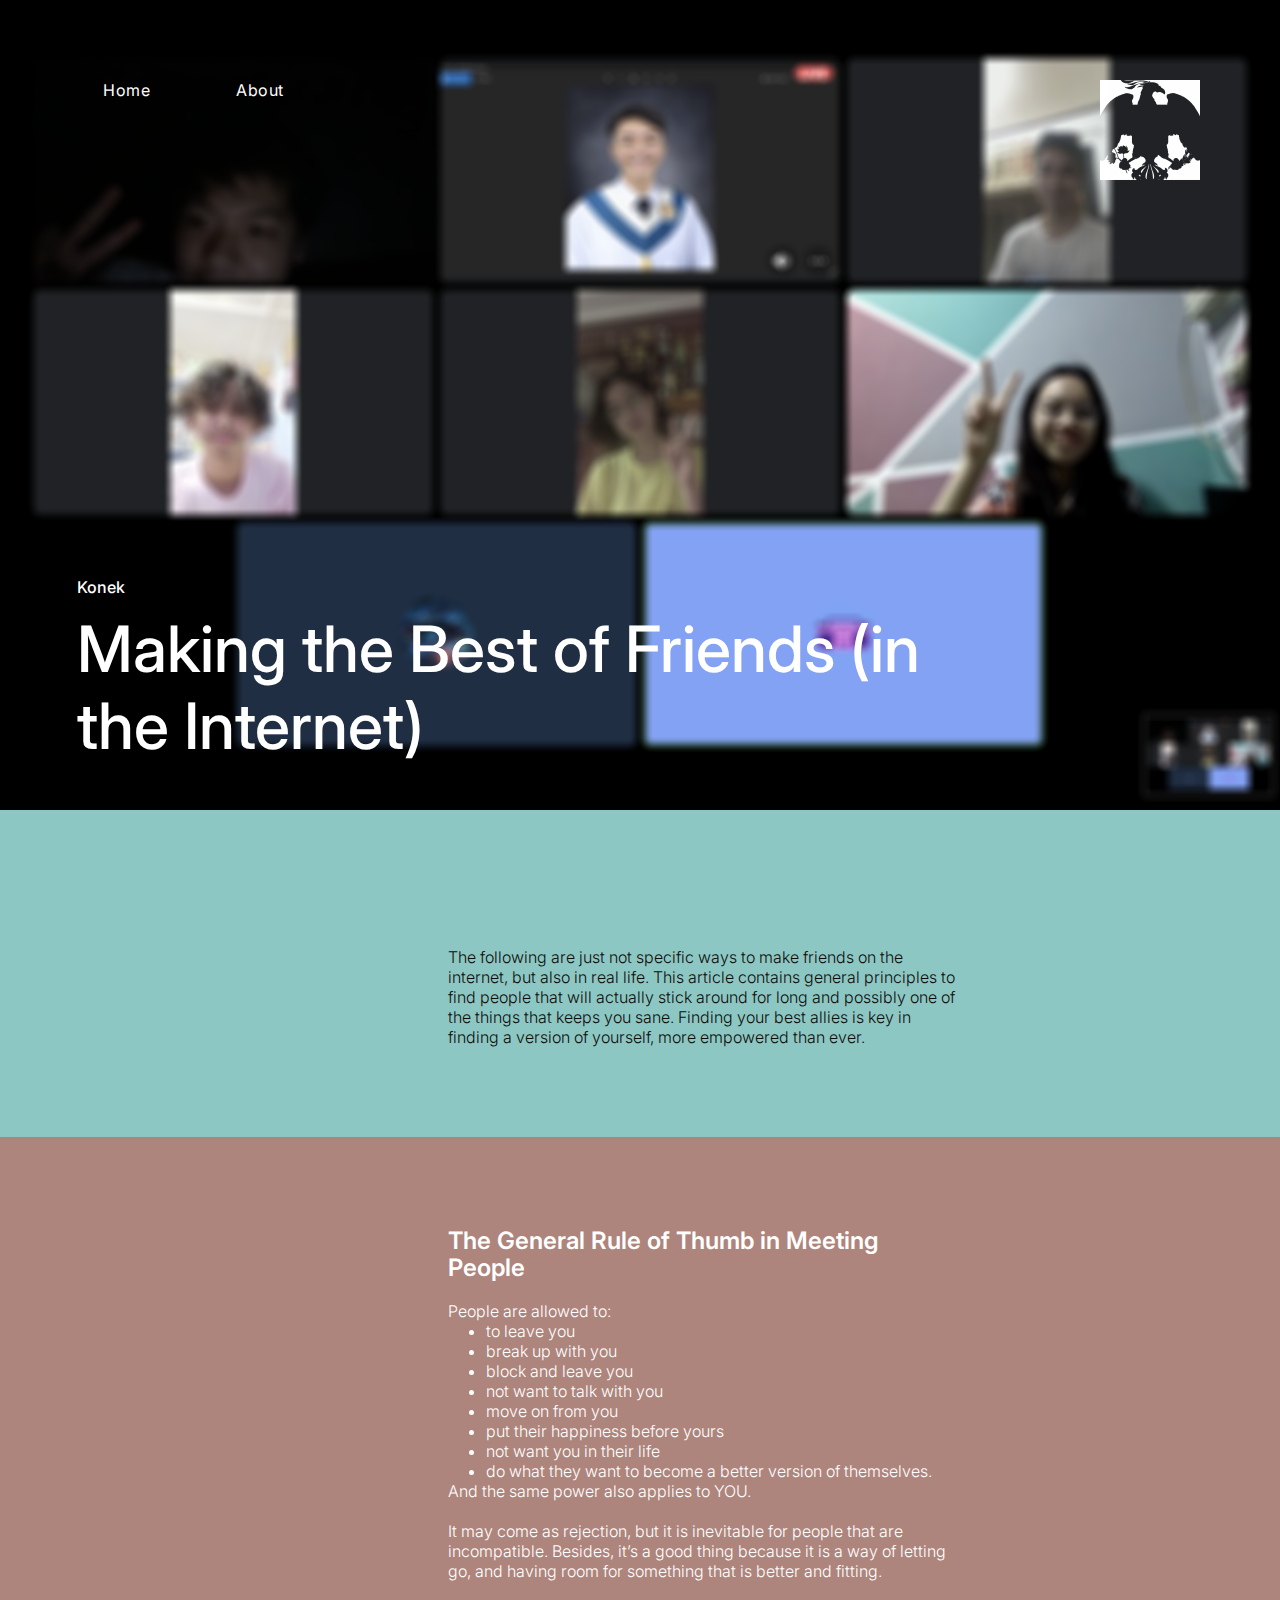
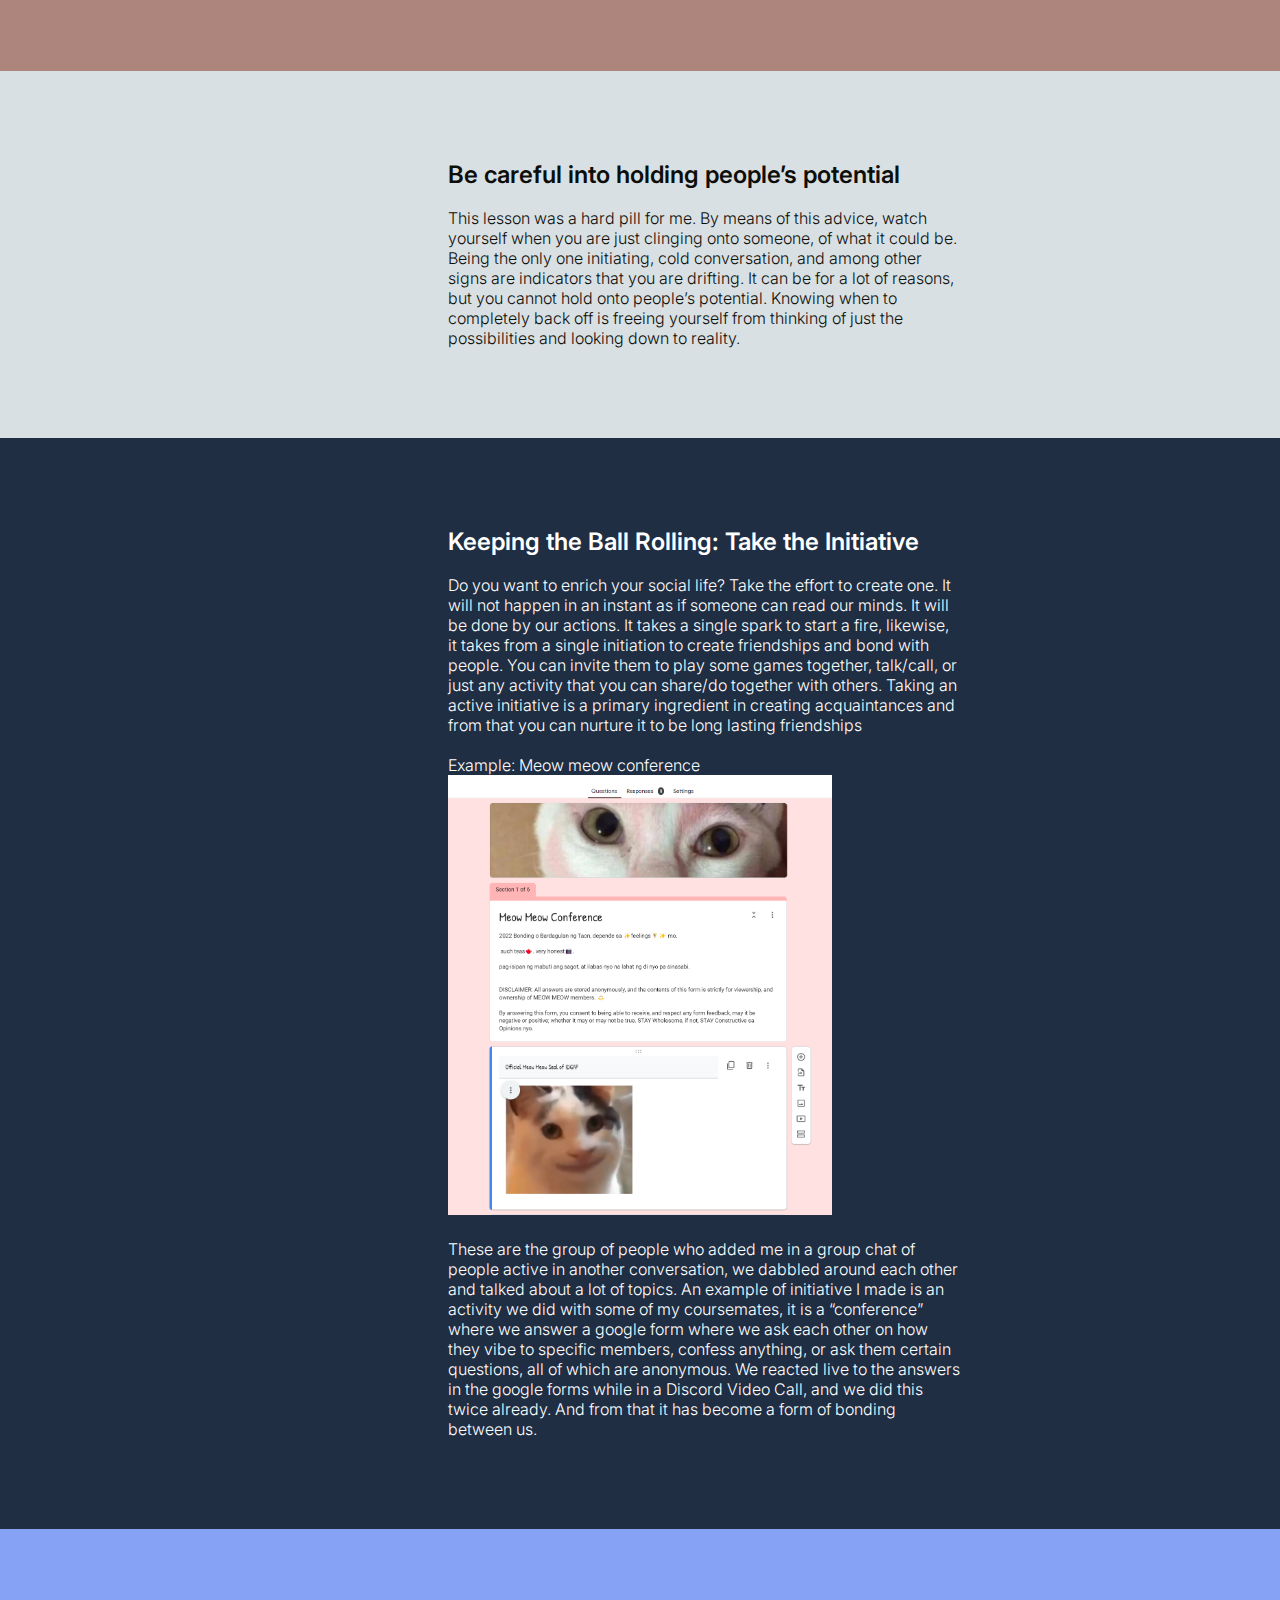
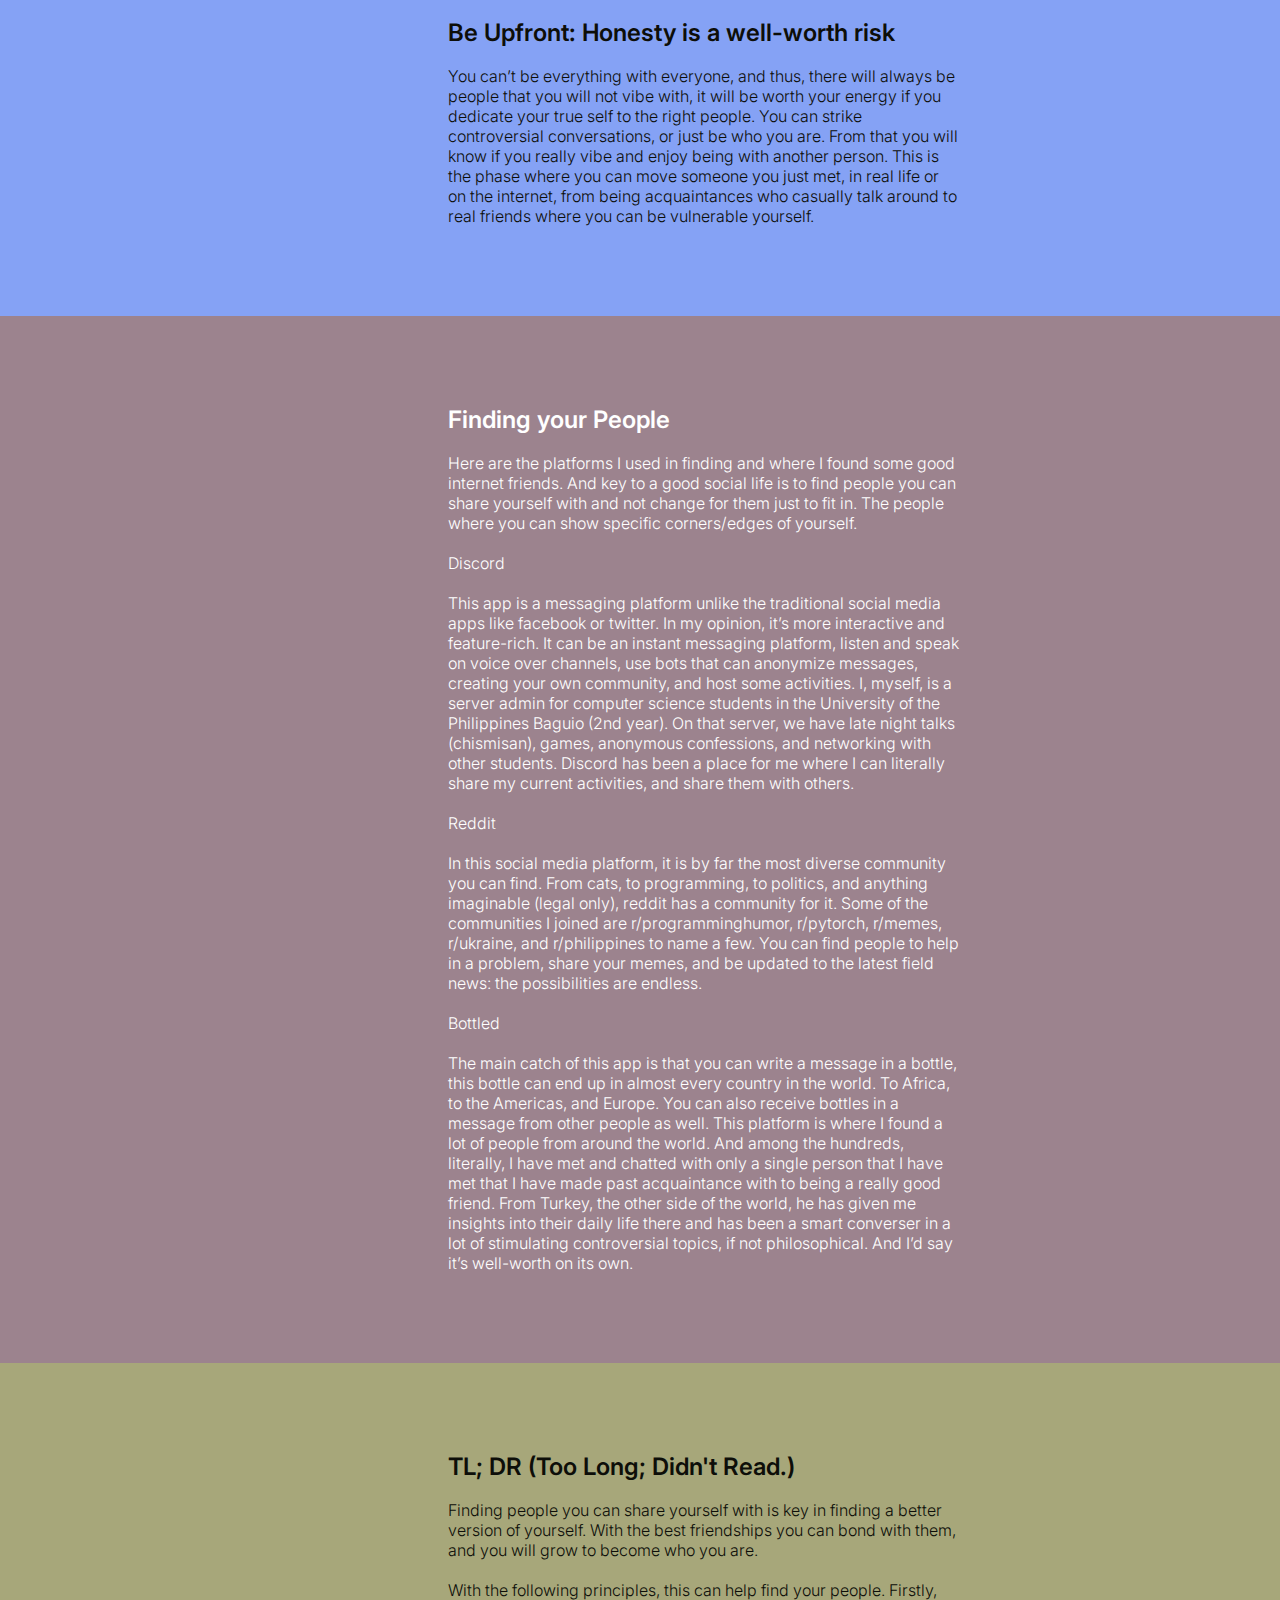
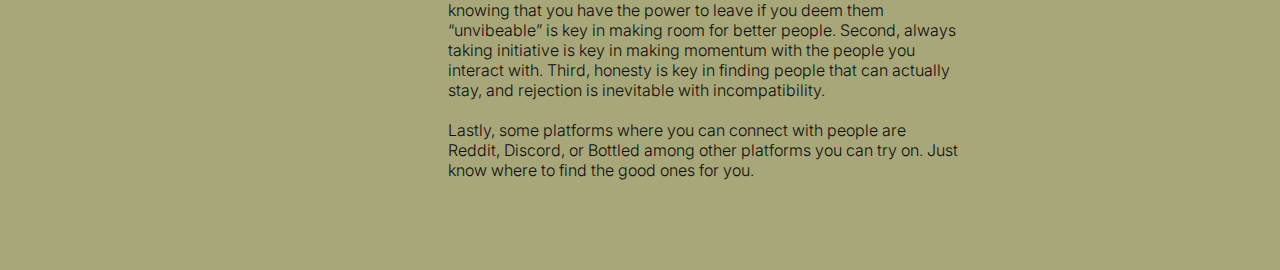
<file: pages/konek.html>
<!DOCTYPE html>
<html lang="en">
  <head>
    <meta charset="UTF-8" />
    <meta http-equiv="X-UA-Compatible" content="IE=edge" />
    <meta name="viewport" content="width=device-width, initial-scale=1.0" />
    <style>
      @import url("https://fonts.googleapis.com/css2?family=Inter:wght@100;300;400;700&display=swap");
      @keyframes topAnimation {
        0% {
          opacity: 0;
          transform: translateY(-10%);
          /* filter: blur(5px); */
        }
        100% {
          opacity: 1;
          transform: translateX(0);
          filter: blur(0);
        }
      }

      *,
      *:before,
      *:after {
        padding: 0;
        margin: 0;
        box-sizing: border-box;
      }
      nav {
        height: 20vh;
        width: 10vw;
        min-width: 600px;
        display: flex;
        align-items: center;
        padding-left: 20px;
      }
      a {
        position: relative;
        text-decoration: none;
        color: white;
        font-size: 1rem;
        letter-spacing: 0.5px;
        padding: 0 3px;
        margin-left: 80px;
      }
      a:after {
        content: "";
        position: absolute;
        background-color: white;
        height: 2px;
        width: 0;
        left: 0;
        bottom: -5px;
        transition: 0.3s;
      }
      a:hover {
        color: #ffffff;
      }
      a:hover:after {
        width: 100%;
      }

      span {
        font-size: 1rem;
        line-height: 3;
        font-weight: 500;
      }
      br {
        font-size: 200%;
      }
      /**/
      body {
        -webkit-transition: all 0.5s ease;
        -moz-transition: all 0.5s ease;
        -o-transition: all 0.5s ease;
        transition: all 0.5s ease;
        background-color: #182994;
        font-family: "Inter", "Arial", sans-serif;
        color: white;
        margin: none;
        overflow-x: hidden;
      }
      .logo {
        height: 100px;
        width: 100px;
        float: right;
        position: absolute;
        top: 80px;
        right: 80px;
      }
      .navbar {
        overflow: hidden;
        width: 100%;
        z-index: 4;
      }

      .headline-photo {
        width: 100vw;
        height: 90vh;
        position: relative;
      }

      .wallpaper {
        width: 100vw;
        height: 90vh;
        position: absolute;
        object-fit: cover;
      }
      .project-name {
        z-index: 100;
        position: absolute;
        font-size: 4rem;
        padding-left: 6vw;
        line-height: 1.2;
        width: 80vw;
        bottom: 5;
        padding-bottom: 1vh;
        padding-left: 6vw;
        bottom: 4vh;
        left: 0;
      }
      .project {
        z-index: 100;
        position: absolute;
        font-size: 0.97rem;
      }
      .section1 {
        padding-top: 10vh;
        padding-left: 35vw;
        padding-bottom: 10vh;
        padding-right: 25vw;
        background-color: #8cc7c4;
        color: #0d0e09;
      }
      .section2 {
        padding-top: 10vh;
        padding-left: 35vw;
        padding-bottom: 10vh;
        padding-right: 25vw;
        background-color: #ae857c;
      }
      .section3 {
        padding-top: 10vh;
        padding-left: 35vw;
        padding-bottom: 10vh;
        padding-right: 25vw;
        background-color: #d9e0e3;
        color: #0d0e09;
      }
      .section4 {
        padding-top: 10vh;
        padding-left: 35vw;
        padding-bottom: 10vh;
        padding-right: 25vw;
        background-color: #1f2e43;
      }
      .section5 {
        padding-top: 10vh;
        padding-left: 35vw;
        padding-bottom: 10vh;
        padding-right: 25vw;
        background-color: #85a2f5;
        color: #0d0e09;
      }
      .section6 {
        padding-top: 10vh;
        padding-left: 35vw;
        padding-bottom: 10vh;
        padding-right: 25vw;
        background-color: #a7a77a;
        color: #0d0e09;
      }
      .section7 {
        padding-top: 10vh;
        padding-left: 35vw;
        padding-bottom: 10vh;
        padding-right: 25vw;
        background-color: #9c838e;
      }
      .progress-bar {
        position: fixed;
        background-color: black;
        top: 0;
        width: 100%;
        height: 2.3vh;
        z-index: 5;
        display: flex;
        align-items: center;
        transition: all 0.5s ease;
      }
      .progress {
        width: 300px;
        height: 2px;
        background: #636363;
        float: left;
        align-items: center;
        display: inline;
        z-index: 5;
      }
      .bar {
        width: 0%;
        height: 2px;
        background: white;
      }
      .footer {
        position: fixed;
        top: 0vh;
        padding-left: 2vw;
        width: 100%;
        height: 3vh;
        z-index: 5;
        display: none;
        align-items: center;
        background-color: black;
        animation: 0.5s ease-out 0s 1 topAnimation;
      }
      .footer .progress {
        position: absolute;
        width: 300px;
        height: 2px;
        background: #3f3f3f;
        align-items: center;
        display: inline;
        z-index: 5;
      }
      .center {
        top: 50%;
        left: 50%;
      }
      .footer .progress .bar {
        width: 0%;
        height: 2px;
        background: white;
      }
      .scroll-load {
        display: none;
      }
      i {
        background: black;
        border-radius: 500px;
        text-align: center;
        display: inline-block;
      }

      .img-icon {
        display: block;
      }
      .topBtn {
        display: none;
        position: fixed;
        bottom: 2.5vh;
        right: 2.5vw;
        transition: all 0.5s ease;
        animation: 0.5s ease-out 0s 1 topAnimation;
      }
      figure {
        width: 4vw;
        height: 4vw;
        border-radius: 50px;
        font-size: 25px;
        display: flex;
        align-items: center;
        justify-content: center;
        text-align: center;
        background: black;
        transition: all 0.5s ease;
      }
      figure:hover {
        width: 5vw;
        height: 5vw;
        border-radius: 50px;
        font-size: 25px;
        display: flex;
        align-items: center;
        justify-content: center;
        text-align: center;
      }

      figure img {
        transition-duration: 1s;
        display: inline-block;
        width: 30px;
        height: auto;
      }
      .quote {
        text-align: center;
        font-style: italic;
        line-height: 3vh;
        padding: 5vw;
      }
      .quote_credit {
        text-align: right;
        padding: 10px;
        font-style: italic;
      }
      * {
        scroll-behavior: smooth;
      }
      .h1 {
        font-weight: 600;
        font-size: 1.5rem;
        line-height: 3vh;
      }
      .content {
        font-weight: 300;
      }
      i {
        background: none;
        text-align: left;
      }
      ul {
        padding-left: 3vw;
      }
      blockquote {
        padding: 3vw;
      }
    </style>
    <link href="../img/favicon.png" rel="icon" />
    <title>J.Pean Blogspot</title>
  </head>

  <body>
    <div id="container">
      <div class="headline-photo">
        <img class="wallpaper" src="./img/konek_wallpaper.png" />
        <div class="navbar">
          <nav>
            <a href="../index.html">Home</a>
            <a href="./about.html">About</a>
            <img src="./img/page_logo.png" alt="logo" class="logo" />
          </nav>
        </div>
        <span class="project-name"
          ><span>Konek </span><br />
          Making the Best of Friends (in the Internet)</span
        >
      </div>
    </div>
    <div class="footer" id="progress-div">
      <span class="progress-text"
        >Making the Best of Friends (in the Internet)</span
      >
      <div class="progress center">
        <div class="bar center" id="progressBar"></div>
      </div>
    </div>
    <div class="topBtn" id="topbtn">
      <figure onclick="scrollToTop()">
        <img src="./img/arrow-up.png" alt="image" />
      </figure>
    </div>
    <div class="section1 content">
      <span class="h1"></span><br /><br />
      The following are just not specific ways to make friends on the internet,
      but also in real life. This article contains general principles to find
      people that will actually stick around for long and possibly one of the
      things that keeps you sane. Finding your best allies is key in finding a
      version of yourself, more empowered than ever.
    </div>
    <div class="section2 content">
      <span class="h1">The General Rule of Thumb in Meeting People</span
      ><br /><br />
      People are allowed to:
      <ul>
        <li>to leave you</li>
        <li>break up with you</li>
        <li>block and leave you</li>
        <li>not want to talk with you</li>
        <li>move on from you</li>
        <li>put their happiness before yours</li>
        <li>not want you in their life</li>
        <li>do what they want to become a better version of themselves.</li>
      </ul>
      And the same power also applies to YOU. <br /><br />It may come as
      rejection, but it is inevitable for people that are incompatible. Besides,
      it’s a good thing because it is a way of letting go, and having room for
      something that is better and fitting.
    </div>
    <div class="section3 content">
      <span class="h1">Be careful into holding people’s potential</span
      ><br /><br />
      This lesson was a hard pill for me. By means of this advice, watch
      yourself when you are just clinging onto someone, of what it could be.
      Being the only one initiating, cold conversation, and among other signs
      are indicators that you are drifting. It can be for a lot of reasons, but
      you cannot hold onto people’s potential. Knowing when to completely back
      off is freeing yourself from thinking of just the possibilities and
      looking down to reality.
    </div>

    <div class="section4 content">
      <span class="h1">Keeping the Ball Rolling: Take the Initiative</span
      ><br /><br />
      Do you want to enrich your social life? Take the effort to create one. It
      will not happen in an instant as if someone can read our minds. It will be
      done by our actions. It takes a single spark to start a fire, likewise, it
      takes from a single initiation to create friendships and bond with people.
      You can invite them to play some games together, talk/call, or just any
      activity that you can share/do together with others. Taking an active
      initiative is a primary ingredient in creating acquaintances and from that
      you can nurture it to be long lasting friendships <br /><br />Example: Meow meow
      conference
      <img src="./img/meowmeow.png" style="width: 30vw;"><br /><br />
      These are the group of people who added me in a group chat of people
      active in another conversation, we dabbled around each other and talked
      about a lot of topics. An example of initiative I made is an activity we
      did with some of my coursemates, it is a “conference” where we answer a
      google form where we ask each other on how they vibe to specific members,
      confess anything, or ask them certain questions, all of which are
      anonymous. We reacted live to the answers in the google forms while in a
      Discord Video Call, and we did this twice already. And from that it has
      become a form of bonding between us.
    </div>
    <div class="section5 content">
      <span class="h1">Be Upfront: Honesty is a well-worth risk</span
      ><br /><br />
      You can’t be everything with everyone, and thus, there will always be
      people that you will not vibe with, it will be worth your energy if you
      dedicate your true self to the right people. You can strike controversial
      conversations, or just be who you are. From that you will know if you
      really vibe and enjoy being with another person. This is the phase where
      you can move someone you just met, in real life or on the internet, from
      being acquaintances who casually talk around to real friends where you can
      be vulnerable yourself.
    </div>
    <div class="section7 content">
      <span class="h1">Finding your People</span><br /><br />
      Here are the platforms I used in finding and where I found some good
      internet friends. And key to a good social life is to find people you can
      share yourself with and not change for them just to fit in. The people
      where you can show specific corners/edges of yourself.<br /><br />
      Discord <br /><br />
      This app is a messaging platform unlike the traditional social media apps
      like facebook or twitter. In my opinion, it’s more interactive and
      feature-rich. It can be an instant messaging platform, listen and speak on
      voice over channels, use bots that can anonymize messages, creating your
      own community, and host some activities. I, myself, is a server admin for
      computer science students in the University of the Philippines Baguio (2nd
      year). On that server, we have late night talks (chismisan), games,
      anonymous confessions, and networking with other students. Discord has
      been a place for me where I can literally share my current activities, and
      share them with others. <br /><br />
      Reddit <br /><br />In this social media platform, it is by far the most
      diverse community you can find. From cats, to programming, to politics,
      and anything imaginable (legal only), reddit has a community for it. Some
      of the communities I joined are r/programminghumor, r/pytorch, r/memes,
      r/ukraine, and r/philippines to name a few. You can find people to help in
      a problem, share your memes, and be updated to the latest field news: the
      possibilities are endless. <br /><br />Bottled<br /><br />
      The main catch of this app is that you can write a message in a bottle,
      this bottle can end up in almost every country in the world. To Africa, to
      the Americas, and Europe. You can also receive bottles in a message from
      other people as well. This platform is where I found a lot of people from
      around the world. And among the hundreds, literally, I have met and
      chatted with only a single person that I have met that I have made past
      acquaintance with to being a really good friend. From Turkey, the other
      side of the world, he has given me insights into their daily life there
      and has been a smart converser in a lot of stimulating controversial
      topics, if not philosophical. And I’d say it’s well-worth on its own.
    </div>
    <div class="section6 content">
      <span class="h1">TL; DR (Too Long; Didn't Read.)</span><br /><br />
      Finding people you can share yourself with is key in finding a better
      version of yourself. With the best friendships you can bond with them, and
      you will grow to become who you are.<br /><br />
      With the following principles, this can help find your people. Firstly,
      knowing that you have the power to leave if you deem them “unvibeable” is
      key in making room for better people. Second, always taking initiative is
      key in making momentum with the people you interact with. Third, honesty
      is key in finding people that can actually stay, and rejection is
      inevitable with incompatibility.<br /><br />
      Lastly, some platforms where you can connect with people are Reddit,
      Discord, or Bottled among other platforms you can try on. Just know where
      to find the good ones for you.
    </div>
  </body>
  <script>
    let progressIcon = document.getElementById("progress-div");
    let backToTop = document.getElementById("topbtn");
    window.onscroll = function () {
      var winScroll =
        document.body.scrollTop || document.documentElement.scrollTop;
      var height =
        document.documentElement.scrollHeight -
        document.documentElement.clientHeight;
      var scrolled = (winScroll / height) * 100;
      document.getElementById("progressBar").style.width = scrolled + "%";
      console.log(scrolled);
      if (scrolled < 27.34) {
        console.log("hidden");
        progressIcon.style.display = "none";
        backToTop.style.display = "none";
      } else if (scrolled >= 27.34) {
        console.log("display");
        progressIcon.style.display = "flex";
        backToTop.style.display = "block";
      }
    };

    function scrollToTop() {
      window.scrollTo(0, 0);
    }
  </script>
</html>
</file>
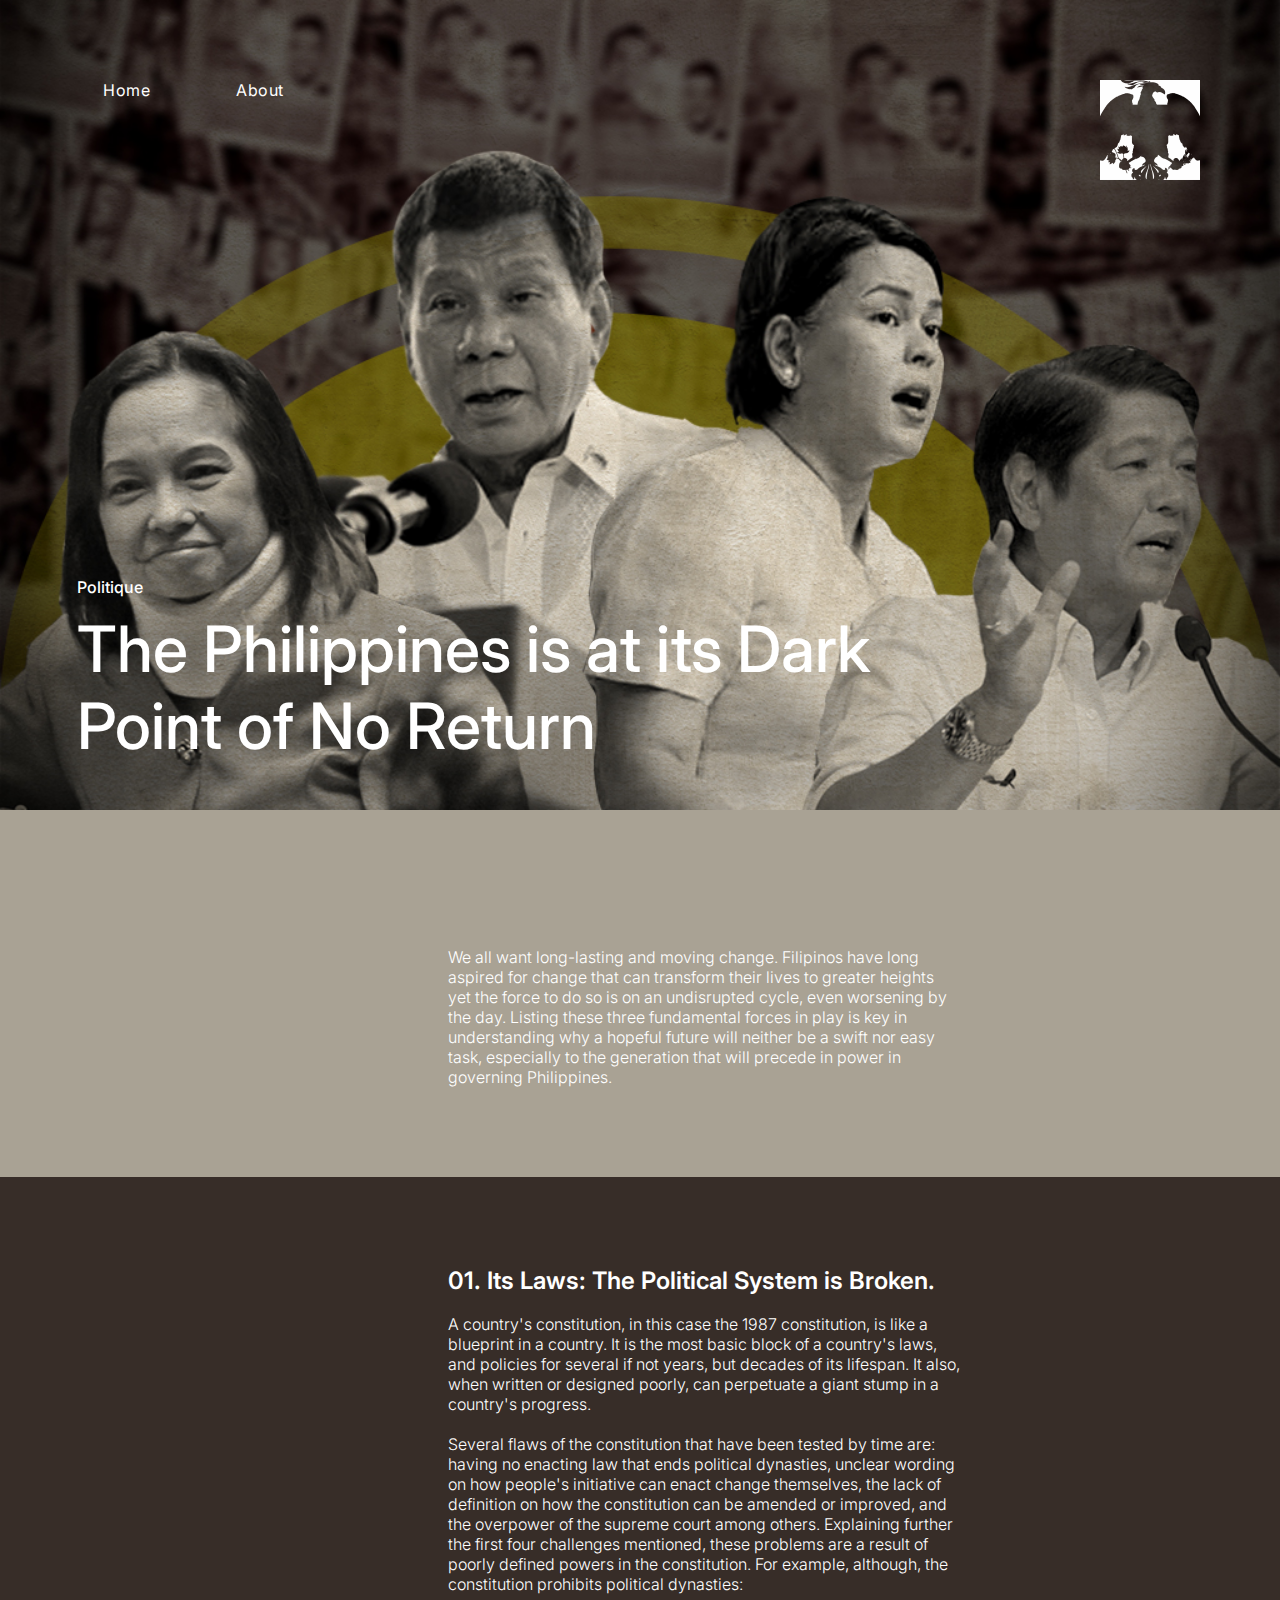
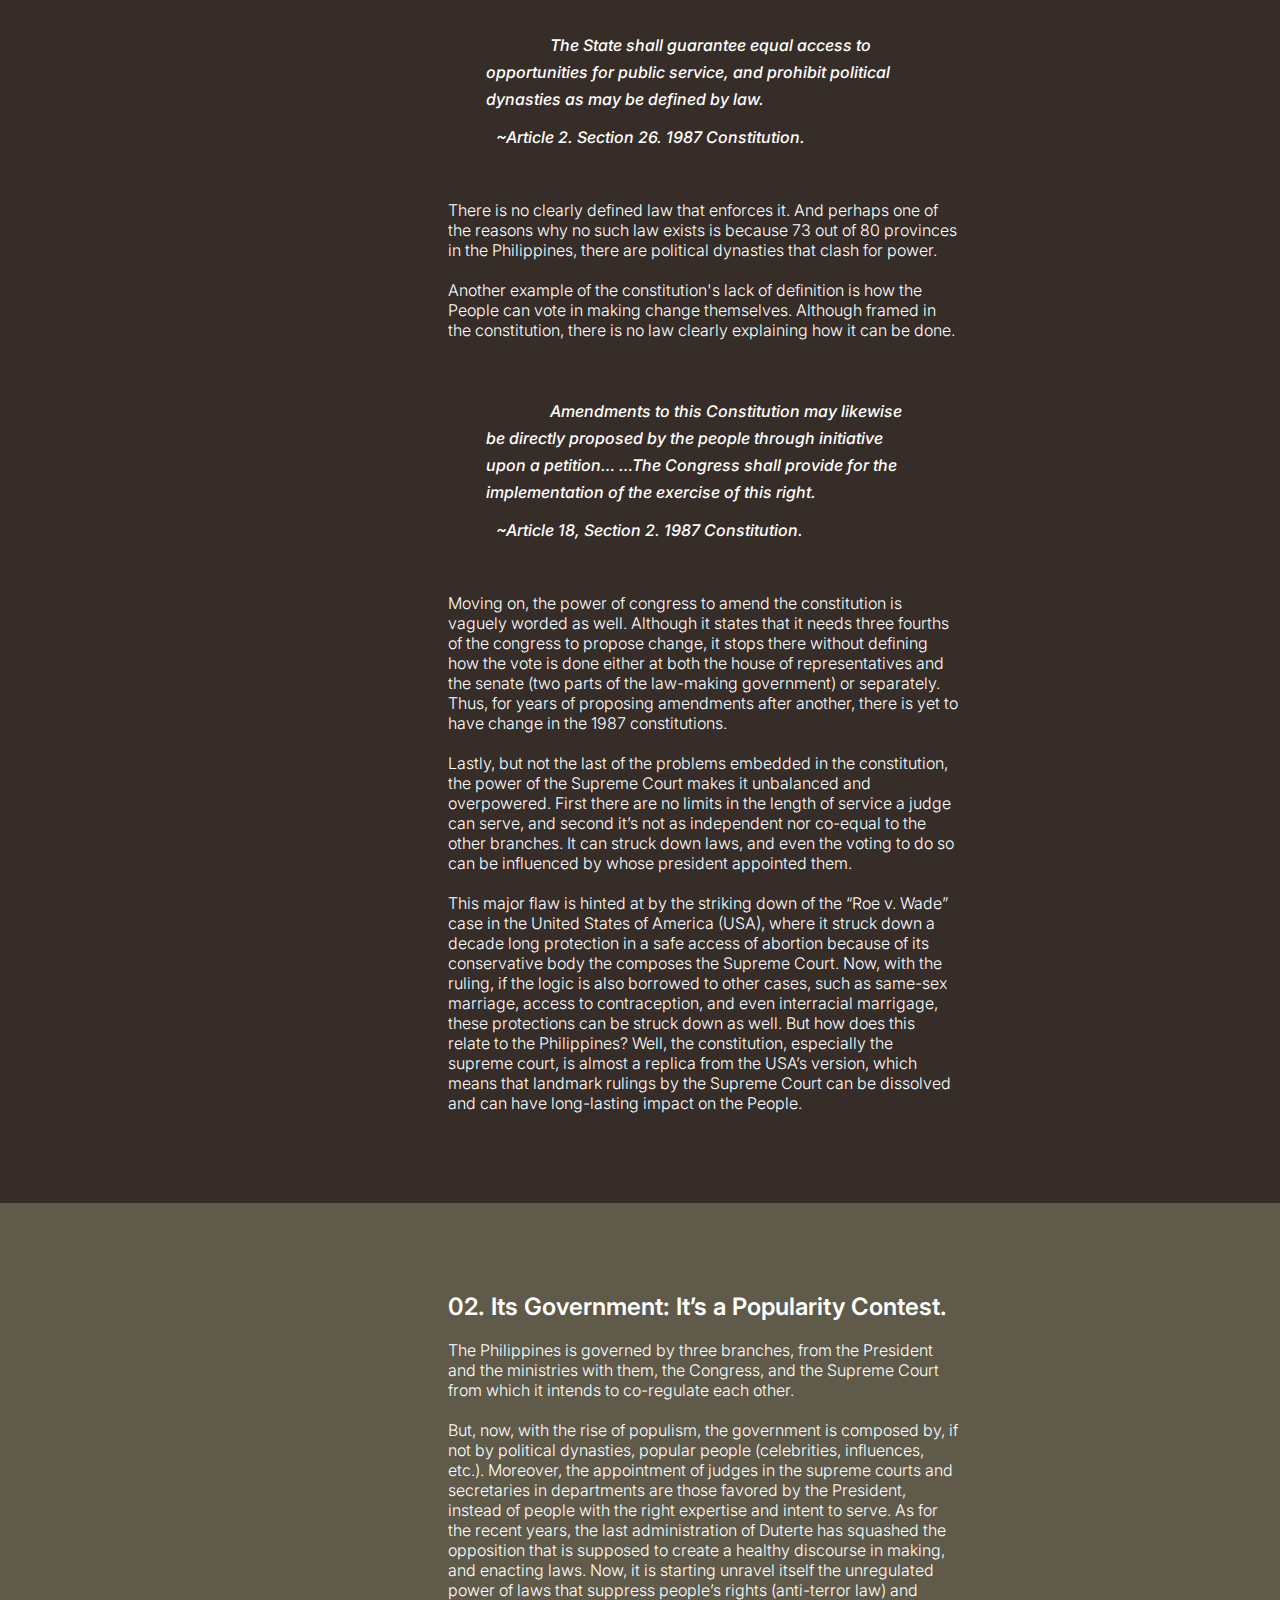
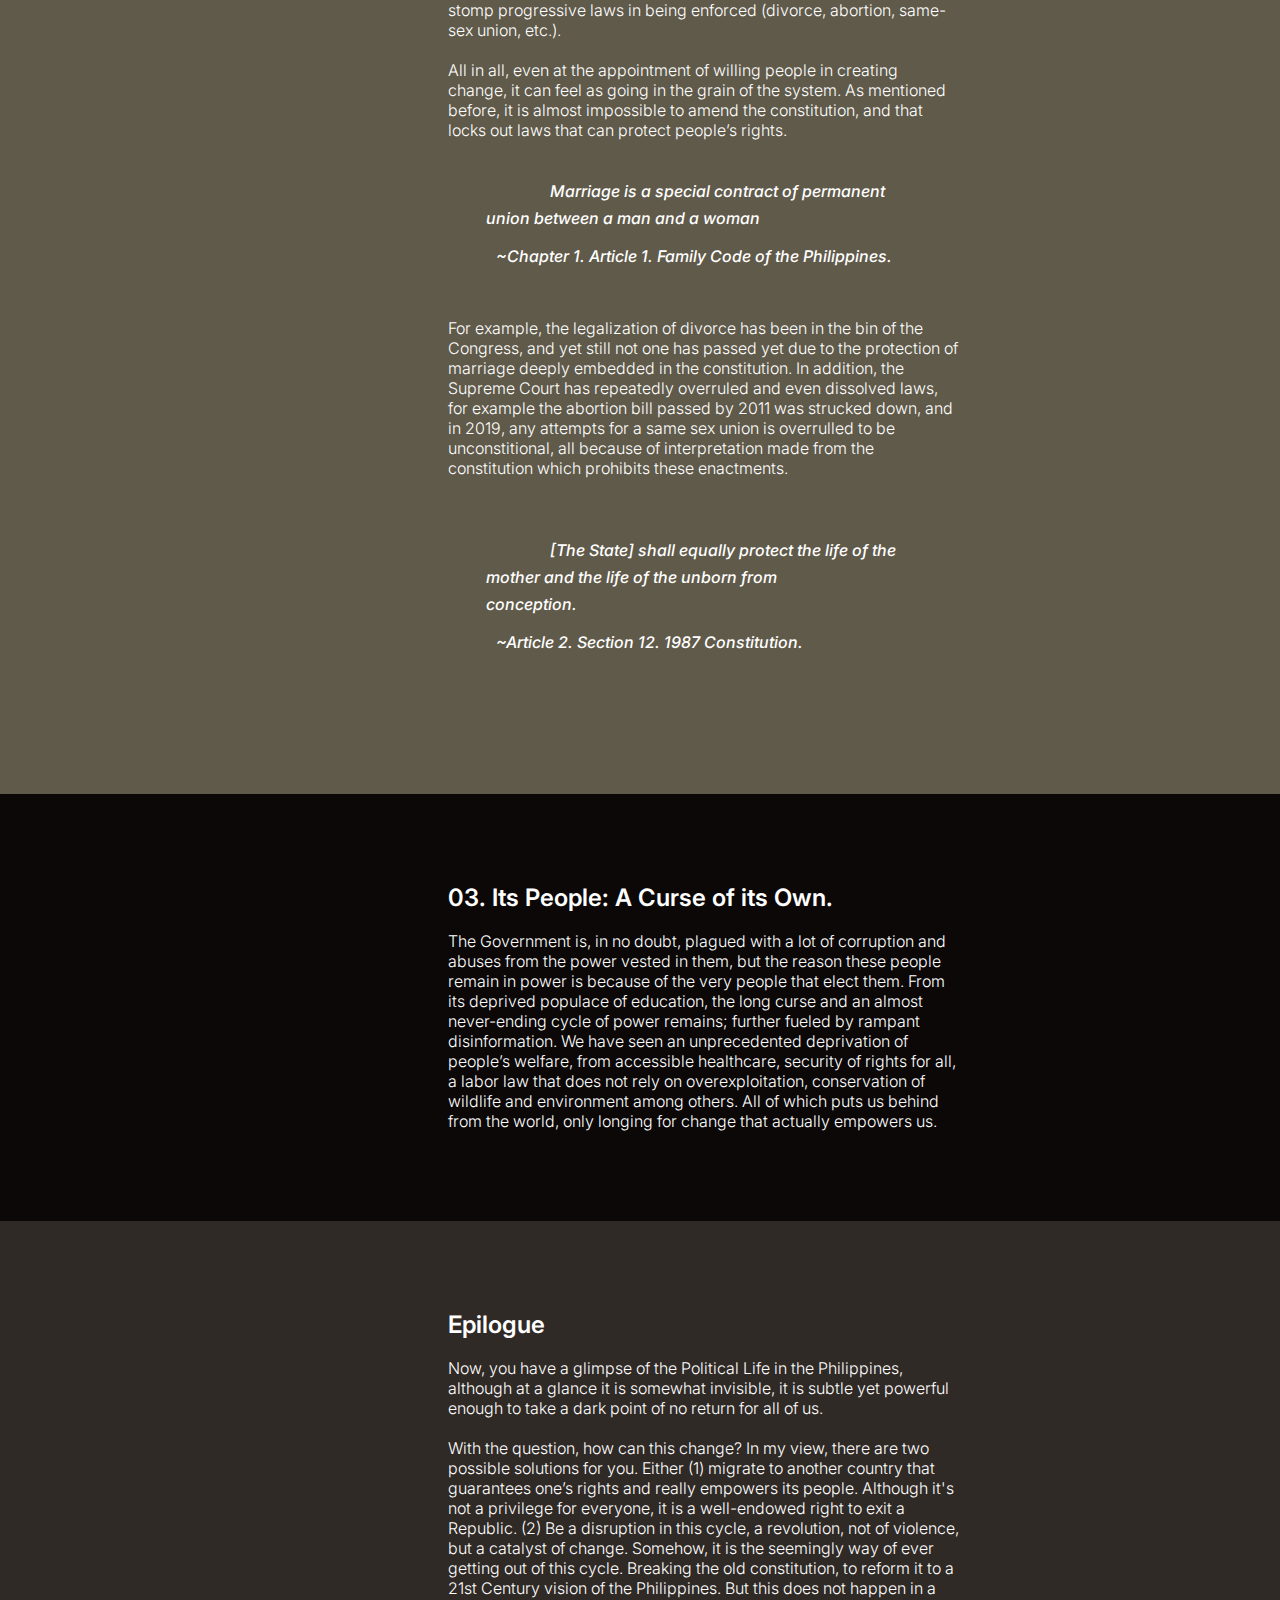
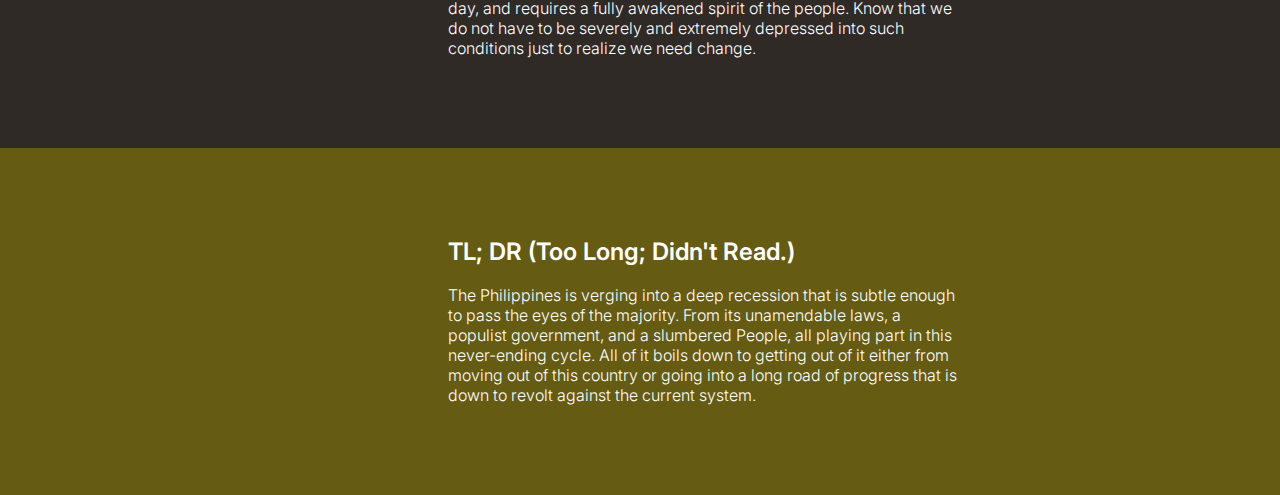
<file: pages/politique.html>
<!DOCTYPE html>
<html lang="en">
  <head>
    <meta charset="UTF-8" />
    <meta http-equiv="X-UA-Compatible" content="IE=edge" />
    <meta name="viewport" content="width=device-width, initial-scale=1.0" />
    <style>
      @import url("https://fonts.googleapis.com/css2?family=Inter:wght@100;300;400;700&display=swap");
      @keyframes topAnimation {
        0% {
          opacity: 0;
          transform: translateY(-10%);
          /* filter: blur(5px); */
        }
        100% {
          opacity: 1;
          transform: translateX(0);
          filter: blur(0);
        }
      }

      *,
      *:before,
      *:after {
        padding: 0;
        margin: 0;
        box-sizing: border-box;
      }
      nav {
        height: 20vh;
        width: 10vw;
        min-width: 600px;
        display: flex;
        align-items: center;
        padding-left: 20px;
      }
      a {
        position: relative;
        text-decoration: none;
        color: white;
        font-size: 1rem;
        letter-spacing: 0.5px;
        padding: 0 3px;
        margin-left: 80px;
      }
      a:after {
        content: "";
        position: absolute;
        background-color: white;
        height: 2px;
        width: 0;
        left: 0;
        bottom: -5px;
        transition: 0.3s;
      }
      a:hover {
        color: #ffffff;
      }
      a:hover:after {
        width: 100%;
      }

      span {
        font-size: 1rem;
        line-height: 3;
        font-weight: 500;
      }
      br {
        font-size: 200%;
      }
      /**/
      body {
        -webkit-transition: all 0.5s ease;
        -moz-transition: all 0.5s ease;
        -o-transition: all 0.5s ease;
        transition: all 0.5s ease;
        background-color: #182994;
        font-family: "Inter", "Arial", sans-serif;
        color: white;
        margin: none;
        overflow-x: hidden;
      }
      .logo {
        height: 100px;
        width: 100px;
        float: right;
        position: absolute;
        top: 80px;
        right: 80px;
      }
      .navbar {
        overflow: hidden;
        width: 100%;
        z-index: 4;
      }

      .headline-photo {
        width: 100vw;
        height: 90vh;
        position: relative;
      }

      .wallpaper {
        width: 100vw;
        height: 90vh;
        position: absolute;
        object-fit: cover;
      }
      .project-name {
        z-index: 100;
        position: absolute;
        font-size: 4rem;
        padding-left: 6vw;
        line-height: 1.2;
        width: 80vw;
        bottom: 5;
        padding-bottom: 1vh;
        padding-left: 6vw;
        bottom: 4vh;
        left: 0;
      }
      .project {
        z-index: 100;
        position: absolute;
        font-size: 0.97rem;
      }
      .section1 {
        padding-top: 10vh;
        padding-left: 35vw;
        padding-bottom: 10vh;
        padding-right: 25vw;
        background-color: #a9a294;
      }
      .section2 {
        padding-top: 10vh;
        padding-left: 35vw;
        padding-bottom: 10vh;
        padding-right: 25vw;
        background-color: #372d28;
      }
      .section3 {
        padding-top: 10vh;
        padding-left: 35vw;
        padding-bottom: 10vh;
        padding-right: 25vw;
        background-color: #605a4a;
      }
      .section4 {
        padding-top: 10vh;
        padding-left: 35vw;
        padding-bottom: 10vh;
        padding-right: 25vw;
        background-color: #0b0807;
      }
      .section5 {
        padding-top: 10vh;
        padding-left: 35vw;
        padding-bottom: 10vh;
        padding-right: 25vw;
        background-color: #302a26;
      }
      .section6 {
        padding-top: 10vh;
        padding-left: 35vw;
        padding-bottom: 10vh;
        padding-right: 25vw;
        background-color: #655b12;
      }
      .progress-bar {
        position: fixed;
        background-color: black;
        top: 0;
        width: 100%;
        height: 2.3vh;
        z-index: 5;
        display: flex;
        align-items: center;
        transition: all 0.5s ease;
      }
      .progress {
        width: 300px;
        height: 2px;
        background: #636363;
        float: left;
        align-items: center;
        display: inline;
        z-index: 5;
      }
      .bar {
        width: 0%;
        height: 2px;
        background: white;
      }
      .footer {
        position: fixed;
        top: 0vh;
        padding-left: 2vw;
        width: 100%;
        height: 3vh;
        z-index: 5;
        display: none;
        align-items: center;
        background-color: black;
        animation: 0.5s ease-out 0s 1 topAnimation;
      }
      .footer .progress {
        position: absolute;
        width: 300px;
        height: 2px;
        background: #3f3f3f;
        align-items: center;
        display: inline;
        z-index: 5;
      }
      .center {
        top: 50%;
        left: 50%;
      }
      .footer .progress .bar {
        width: 0%;
        height: 2px;
        background: white;
      }
      .scroll-load {
        display: none;
      }
      i {
        background: black;
        border-radius: 500px;
        text-align: center;
        display: inline-block;
      }

      .img-icon {
        display: block;
      }
      .topBtn {
        display: none;
        position: fixed;
        bottom: 2.5vh;
        right: 2.5vw;
        transition: all 0.5s ease;
        animation: 0.5s ease-out 0s 1 topAnimation;
      }
      figure {
        width: 4vw;
        height: 4vw;
        border-radius: 50px;
        font-size: 25px;
        display: flex;
        align-items: center;
        justify-content: center;
        text-align: center;
        background: black;
        transition: all 0.5s ease;
      }
      figure:hover {
        width: 5vw;
        height: 5vw;
        border-radius: 50px;
        font-size: 25px;
        display: flex;
        align-items: center;
        justify-content: center;
        text-align: center;
      }

      figure img {
        transition-duration: 1s;
        display: inline-block;
        width: 30px;
        height: auto;
      }
      .quote {
        text-align: center;
        font-style: italic;
        line-height: 3vh;
        padding: 5vw;
      }
      .quote_credit {
        text-align: right;
        padding: 10px;
        font-style: italic;
      }
      * {
        scroll-behavior: smooth;
      }
      .h1 {
        font-weight: 600;
        font-size: 1.5rem;
        line-height: 3vh;
      }
      .content {
        font-weight: 300;
      }
      i {
        background: none;
        text-align: left;
      }
      ul {
        padding-left: 3vw;
      }
      blockquote {
        padding: 3vw;
      }
    </style>
    <link href="../img/favicon.png" rel="icon" />
    <title>J.Pean Blogspot</title>
  </head>

  <body>
    <div id="container">
      <div class="headline-photo">
        <img
          class="wallpaper"
          title="Credits to Center for Media Freedom and Responsibility"
          src="./img/politique_wallpaper.jpg"
        />
        <div class="navbar">
          <nav>
            <a href="../index.html">Home</a>
            <a href="./about.html">About</a>
            <img src="./img/page_logo.png" alt="logo" class="logo" />
          </nav>
        </div>
        <span class="project-name"
          ><span>Politique </span><br />
          The Philippines is at its Dark Point of No Return</span
        >
      </div>
    </div>
    <div class="footer" id="progress-div">
      <span class="progress-text"
        >The Philippines is at its Dark Point of No Return</span
      >
      <div class="progress center">
        <div class="bar center" id="progressBar"></div>
      </div>
    </div>
    <div class="topBtn" id="topbtn">
      <figure onclick="scrollToTop()">
        <img src="./img/arrow-up.png" alt="image" />
      </figure>
    </div>
    <div class="section1 content">
      <span class="h1"></span><br /><br />
      We all want long-lasting and moving change. Filipinos have long aspired
      for change that can transform their lives to greater heights yet the force
      to do so is on an undisrupted cycle, even worsening by the day. Listing
      these three fundamental forces in play is key in understanding why a
      hopeful future will neither be a swift nor easy task, especially to the
      generation that will precede in power in governing Philippines.
    </div>
    <div class="section2 content">
      <span class="h1">01. Its Laws: The Political System is Broken.</span
      ><br /><br />
      A country's constitution, in this case the 1987 constitution, is like a
      blueprint in a country. It is the most basic block of a country's laws,
      and policies for several if not years, but decades of its lifespan. It
      also, when written or designed poorly, can perpetuate a giant stump in a
      country's progress. <br /><br />Several flaws of the constitution that
      have been tested by time are: having no enacting law that ends political
      dynasties, unclear wording on how people's initiative can enact change
      themselves, the lack of definition on how the constitution can be amended
      or improved, and the overpower of the supreme court among others.
      Explaining further the first four challenges mentioned, these problems are
      a result of poorly defined powers in the constitution. For example,
      although, the constitution prohibits political dynasties:
      <blockquote>
        <span class="quote"
          >The State shall guarantee equal access to opportunities for public
          service, and prohibit political dynasties as may be defined by law. </span
        ><br /><span class="quote_credit">
          ~Article 2. Section 26. 1987 Constitution.</span
        >
      </blockquote>
      There is no clearly defined law that enforces it. And perhaps one of the
      reasons why no such law exists is because 73 out of 80 provinces in the
      Philippines, there are political dynasties that clash for power.
      <br /><br />Another example of the constitution's lack of definition is
      how the People can vote in making change themselves. Although framed in
      the constitution, there is no law clearly explaining how it can be done.
      <br /><br />
      <blockquote>
        <span class="quote"
          >Amendments to this Constitution may likewise be directly proposed by
          the people through initiative upon a petition… …The Congress shall
          provide for the implementation of the exercise of this right. </span
        ><br /><span class="quote_credit">
          ~Article 18, Section 2. 1987 Constitution.</span
        >
      </blockquote>
      Moving on, the power of congress to amend the constitution is vaguely
      worded as well. Although it states that it needs three fourths of the
      congress to propose change, it stops there without defining how the vote
      is done either at both the house of representatives and the senate (two
      parts of the law-making government) or separately. Thus, for years of
      proposing amendments after another, there is yet to have change in the
      1987 constitutions. <br /><br />Lastly, but not the last of the problems
      embedded in the constitution, the power of the Supreme Court makes it
      unbalanced and overpowered. First there are no limits in the length of
      service a judge can serve, and second it’s not as independent nor co-equal
      to the other branches. It can struck down laws, and even the voting to do
      so can be influenced by whose president appointed them. <br /><br />This
      major flaw is hinted at by the striking down of the “Roe v. Wade” case in
      the United States of America (USA), where it struck down a decade long
      protection in a safe access of abortion because of its conservative body
      the composes the Supreme Court. Now, with the ruling, if the logic is also
      borrowed to other cases, such as same-sex marriage, access to
      contraception, and even interracial marrigage, these protections can be
      struck down as well. But how does this relate to the Philippines? Well,
      the constitution, especially the supreme court, is almost a replica from
      the USA’s version, which means that landmark rulings by the Supreme Court
      can be dissolved and can have long-lasting impact on the People.
    </div>
    <div class="section3 content">
      <span class="h1">02. Its Government: It’s a Popularity Contest.</span
      ><br /><br />
      The Philippines is governed by three branches, from the President and the
      ministries with them, the Congress, and the Supreme Court from which it
      intends to co-regulate each other.<br /><br />
      But, now, with the rise of populism, the government is composed by, if not
      by political dynasties, popular people (celebrities, influences, etc.).
      Moreover, the appointment of judges in the supreme courts and secretaries
      in departments are those favored by the President, instead of people with
      the right expertise and intent to serve. As for the recent years, the last
      administration of Duterte has squashed the opposition that is supposed to
      create a healthy discourse in making, and enacting laws. Now, it is
      starting unravel itself the unregulated power of laws that suppress
      people’s rights (anti-terror law) and stomp progressive laws in being
      enforced (divorce, abortion, same-sex union, etc.). <br /><br />All in
      all, even at the appointment of willing people in creating change, it can
      feel as going in the grain of the system. As mentioned before, it is
      almost impossible to amend the constitution, and that locks out laws that
      can protect people’s rights. <blockquote>
        <span class="quote"
          >Marriage is a special contract of permanent union between a man and a
          woman </span
        ><br /><span class="quote_credit">
          ~Chapter 1. Article 1. Family Code of the Philippines.</span
        >
      </blockquote>
      For example, the legalization of divorce has
      been in the bin of the Congress, and yet still not one has passed yet due
      to the protection of marriage deeply embedded in the constitution. In
      addition, the Supreme Court has repeatedly overruled and even dissolved
      laws, for example the abortion bill passed by 2011 was strucked down, and
      in 2019, any attempts for a same sex union is overrulled to be
      unconstitional, all because of interpretation made from the constitution
      which prohibits these enactments.<br /><br />
      <blockquote>
        <span class="quote"
          >[The State] shall equally protect the life of the mother and the life
          of the unborn from conception. </span
        ><br /><span class="quote_credit">
          ~Article 2. Section 12. 1987 Constitution.</span
        >
      </blockquote>
    </div>

    <div class="section4 content">
      <span class="h1">03. Its People: A Curse of its Own.</span><br /><br />
      The Government is, in no doubt, plagued with a lot of corruption and
      abuses from the power vested in them, but the reason these people remain
      in power is because of the very people that elect them. From its deprived
      populace of education, the long curse and an almost never-ending cycle of
      power remains; further fueled by rampant disinformation. We have seen an
      unprecedented deprivation of people’s welfare, from accessible healthcare,
      security of rights for all, a labor law that does not rely on
      overexploitation, conservation of wildlife and environment among others.
      All of which puts us behind from the world, only longing for change that
      actually empowers us.
    </div>
    <div class="section5 content">
      <span class="h1">Epilogue</span><br /><br />
      Now, you have a glimpse of the Political Life in the Philippines, although
      at a glance it is somewhat invisible, it is subtle yet powerful enough to
      take a dark point of no return for all of us. <br /><br />With the
      question, how can this change? In my view, there are two possible
      solutions for you. Either (1) migrate to another country that guarantees
      one’s rights and really empowers its people. Although it's not a privilege
      for everyone, it is a well-endowed right to exit a Republic. (2) Be a
      disruption in this cycle, a revolution, not of violence, but a catalyst of
      change. Somehow, it is the seemingly way of ever getting out of this
      cycle. Breaking the old constitution, to reform it to a 21st Century
      vision of the Philippines. But this does not happen in a day, and requires
      a fully awakened spirit of the people. Know that we do not have to be
      severely and extremely depressed into such conditions just to realize we
      need change.
    </div>
    <div class="section6 content">
      <span class="h1">TL; DR (Too Long; Didn't Read.)</span><br /><br />
      The Philippines is verging into a deep recession that is subtle enough to
      pass the eyes of the majority. From its unamendable laws, a populist
      government, and a slumbered People, all playing part in this never-ending
      cycle. All of it boils down to getting out of it either from moving out of
      this country or going into a long road of progress that is down to revolt
      against the current system.
    </div>
  </body>
  <script>
    let progressIcon = document.getElementById("progress-div");
    let backToTop = document.getElementById("topbtn");
    window.onscroll = function () {
      var winScroll =
        document.body.scrollTop || document.documentElement.scrollTop;
      var height =
        document.documentElement.scrollHeight -
        document.documentElement.clientHeight;
      var scrolled = (winScroll / height) * 100;
      document.getElementById("progressBar").style.width = scrolled + "%";
      console.log(scrolled);
      if (scrolled < 27.34) {
        console.log("hidden");
        progressIcon.style.display = "none";
        backToTop.style.display = "none";
      } else if (scrolled >= 27.34) {
        console.log("display");
        progressIcon.style.display = "flex";
        backToTop.style.display = "block";
      }
    };

    function scrollToTop() {
      window.scrollTo(0, 0);
    }
  </script>
</html>
</file>
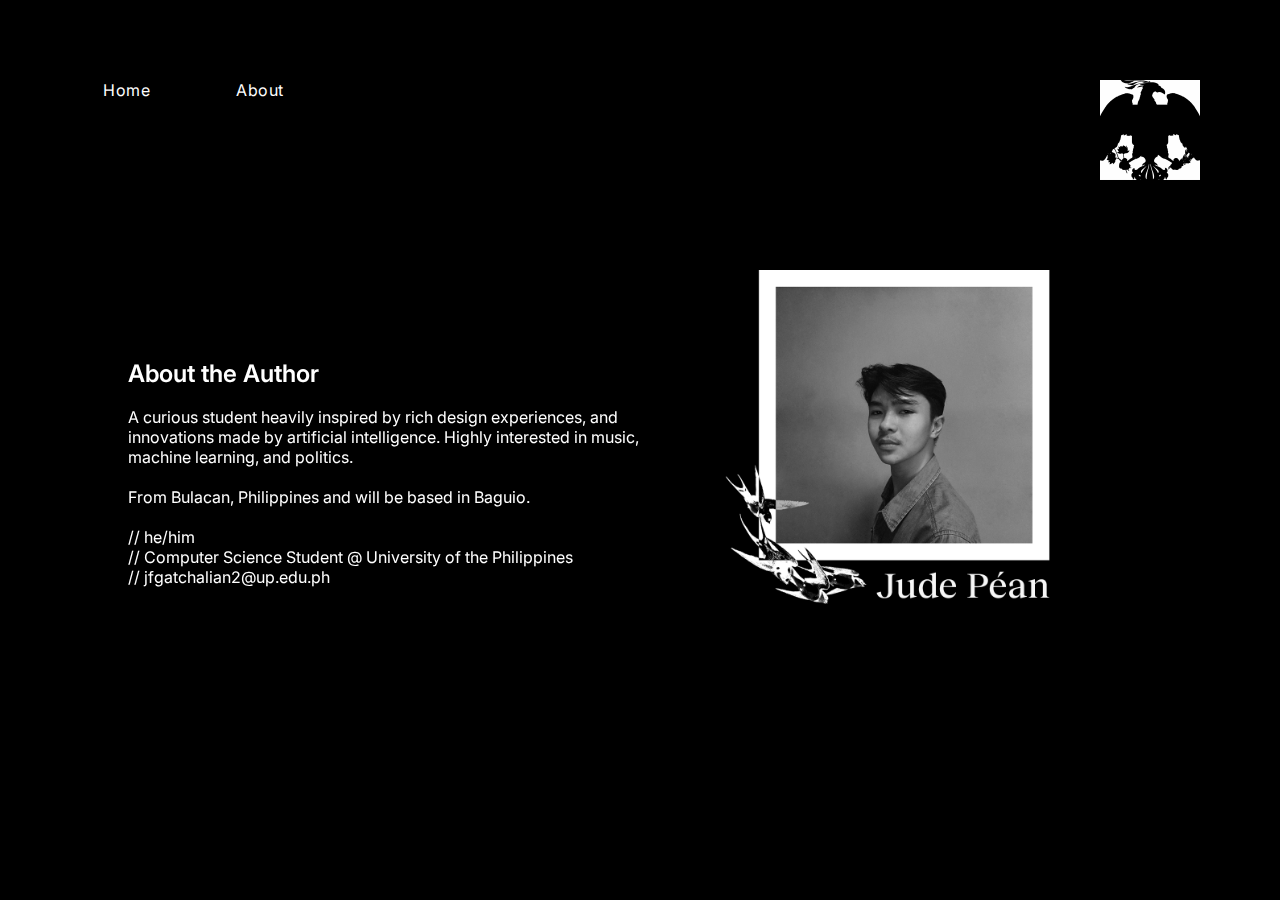
<file: pages/TEST.html>
<!DOCTYPE html>
<html lang="en">
  <head>
    <meta charset="UTF-8" />
    <meta http-equiv="X-UA-Compatible" content="IE=edge" />
    <meta name="viewport" content="width=device-width, initial-scale=1.0" />

    <!-- <link rel="stylesheet" href="styles.css" /> -->
    <style>
      @import url("https://fonts.googleapis.com/css2?family=Inter:wght@100;300;400;700&display=swap");
      @keyframes topAnimation {
        0% {
          opacity: 0;
          transform: translateY(-10%);
          /* filter: blur(5px); */
        }
        100% {
          opacity: 1;
          transform: translateX(0);
          filter: blur(0);
        }
      }

      *,
      *:before,
      *:after {
        padding: 0;
        margin: 0;
        box-sizing: border-box;
      }
      nav {
        height: 20vh;
        width: 10vw;
        min-width: 600px;
        display: flex;
        align-items: center;
        padding-left: 20px;
      }
      .navlink {
        position: relative;
        text-decoration: none;
        color: white;
        font-size: 1rem;
        letter-spacing: 0.5px;
        padding: 0 3px;
        margin-left: 80px;
        animation: 1s ease-out 0s 1 leftAnimation;
      }
      .navlink:after {
        content: "";
        position: absolute;
        background-color: white;
        height: 2px;
        width: 0;
        left: 0;
        bottom: -5px;
        transition: 0.3s;
      }
      .navlink:hover {
        color: #ffffff;
      }
      .navlink:hover:after {
        width: 100%;
      }
      a {
        position: relative;
        text-decoration: none;
        color: white;
        font-size: 1rem;
        letter-spacing: 0.5px;
      }
      a:after {
        content: "";
        position: absolute;
        background-color: white;
        height: 2px;
        width: 0;
        left: 0;
        bottom: -1px;
        transition: 0.3s;
      }
      a:hover {
        color: #ffffff;
      }
      a:hover:after {
        width: 100%;
      }

      span {
        font-size: 1rem;
        line-height: 3;
        font-weight: 500;
      }
      br {
        font-size: 200%;
      }
      /**/
      body {
        -webkit-transition: all 0.5s ease;
        -moz-transition: all 0.5s ease;
        -o-transition: all 0.5s ease;
        transition: all 0.5s ease;
        background-color: black;
        font-family: "Inter", "Arial", sans-serif;
        color: white;
        margin: none;
        overflow-x: hidden;
      }
      .logo {
        height: 100px;
        width: 100px;
        float: right;
        position: absolute;
        top: 80px;
        right: 80px;
      }
      .navbar {
        overflow: hidden;
        width: 100%;
        z-index: 4;
      }
      .section1 {
        padding-top: 20vh;
        padding-left: 10vw;
        padding-bottom: 10vh;
        padding-right: 50vw;
        position: fixed;
      }
      .scroll-load {
        display: none;
      }
      i {
        background: black;
        border-radius: 500px;
        text-align: center;
        display: inline-block;
      }

      .img-icon {
        display: block;
      }
     
      * {
        scroll-behavior: smooth;
      }
      .heading {
        font-weight: 600;
        font-size: 1.5rem;
        line-height: 3vh;
        top: 50vh;
      }
      i {
        background: none;
        text-align: left;
      }
      .author_photo {
        position: fixed;
        width: 30vw;
        top: 30vh;
        float: right;
        right: 15vw;

      }
    </style>
    <link href="./img/page_logo.png" rel="icon" />
    <title>J.Pean Blogspot</title>
  </head>

  <body>
    <div id="container">
        <div class="navbar">
          <nav>
            <a href="../index.html" class="navlink">Home</a>
            <a href="./about.html" class="navlink">About</a>
            <img src="./img/page_logo.png" alt="logo" class="logo" />
          </nav>
        </div>
      </div>
    </div>
    <img src="./img/about.png" class="author_photo">
    <div class="section1">
      <span class="heading">About the Author</span> <br><br>
      A curious student heavily inspired by rich design experiences, and innovations made by artificial intelligence. Highly interested in music, machine learning, and politics.
<br><br>
From Bulacan, Philippines and will be based in Baguio.
<br><br>
//  he/him<br>
//  Computer Science Student @ University of the Philippines <br>
//  jfgatchalian2@up.edu.ph

    </div>
  </body>
</html>
</file>
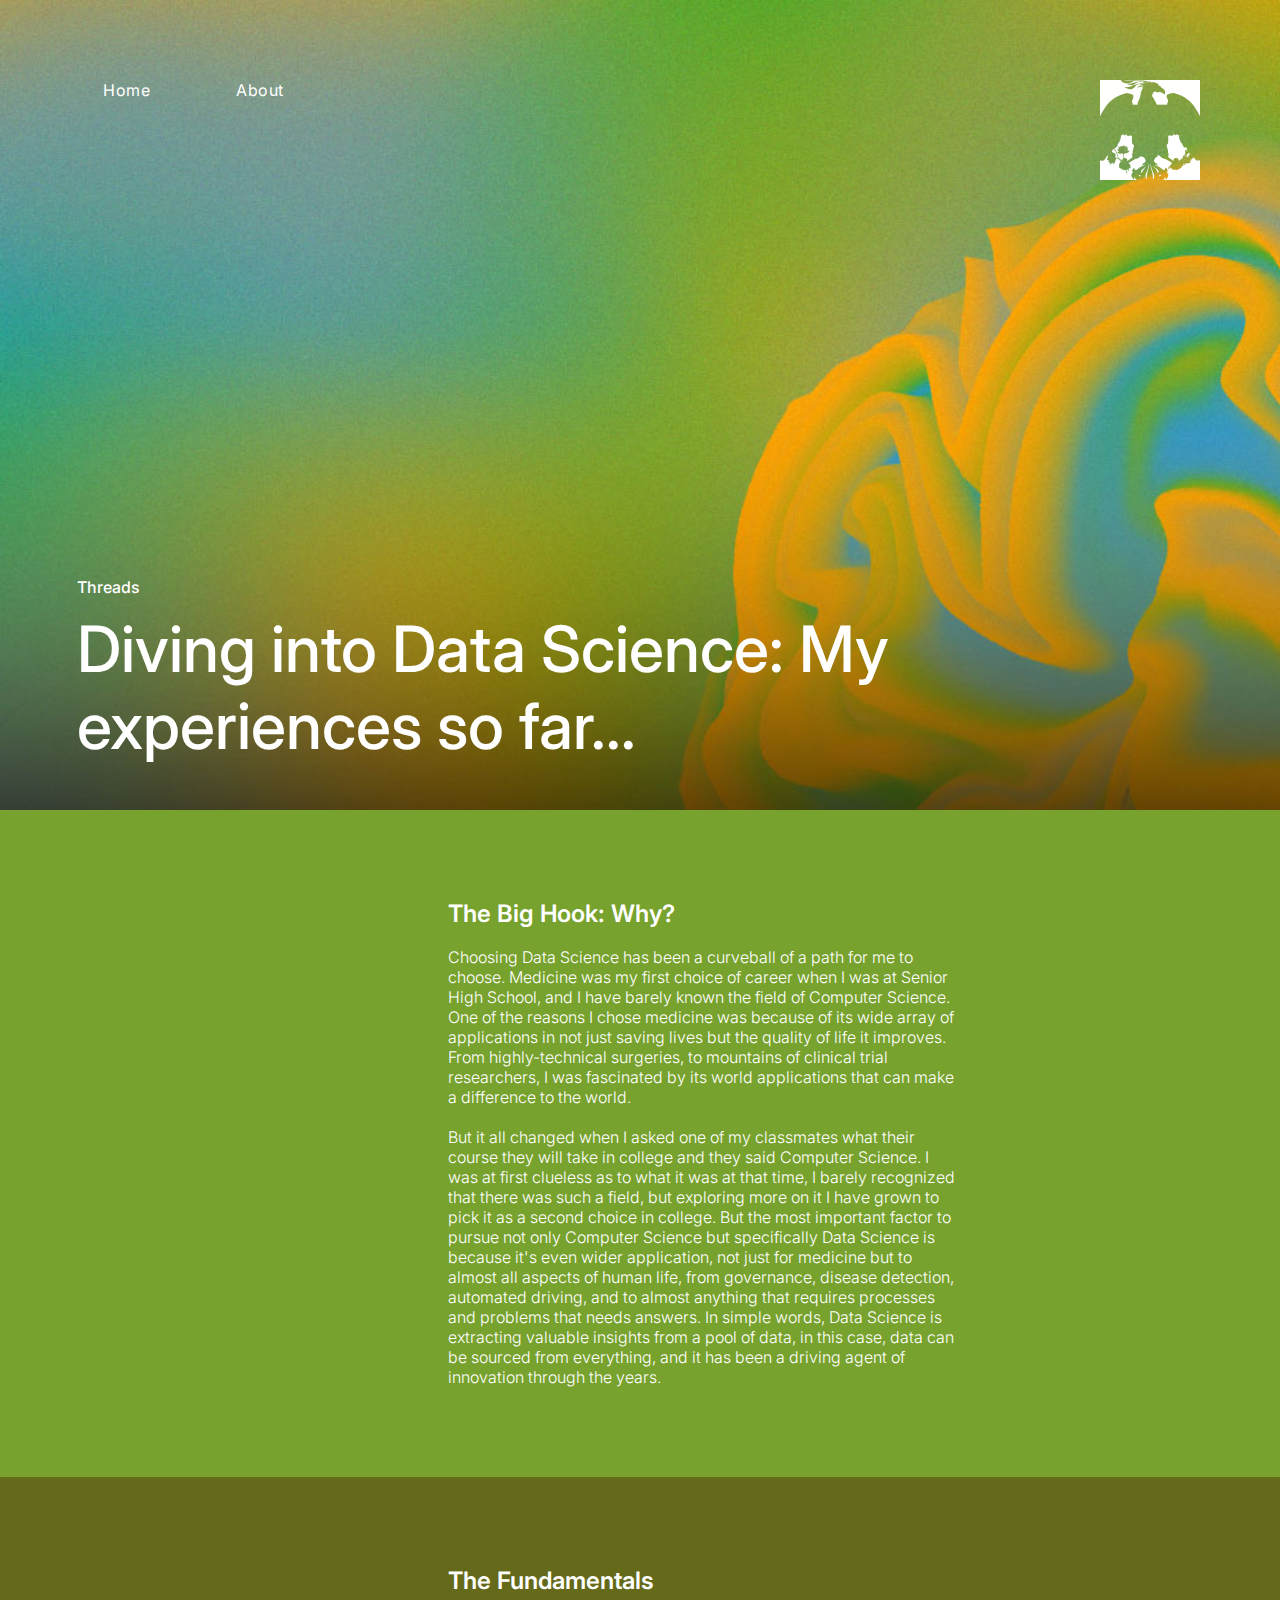
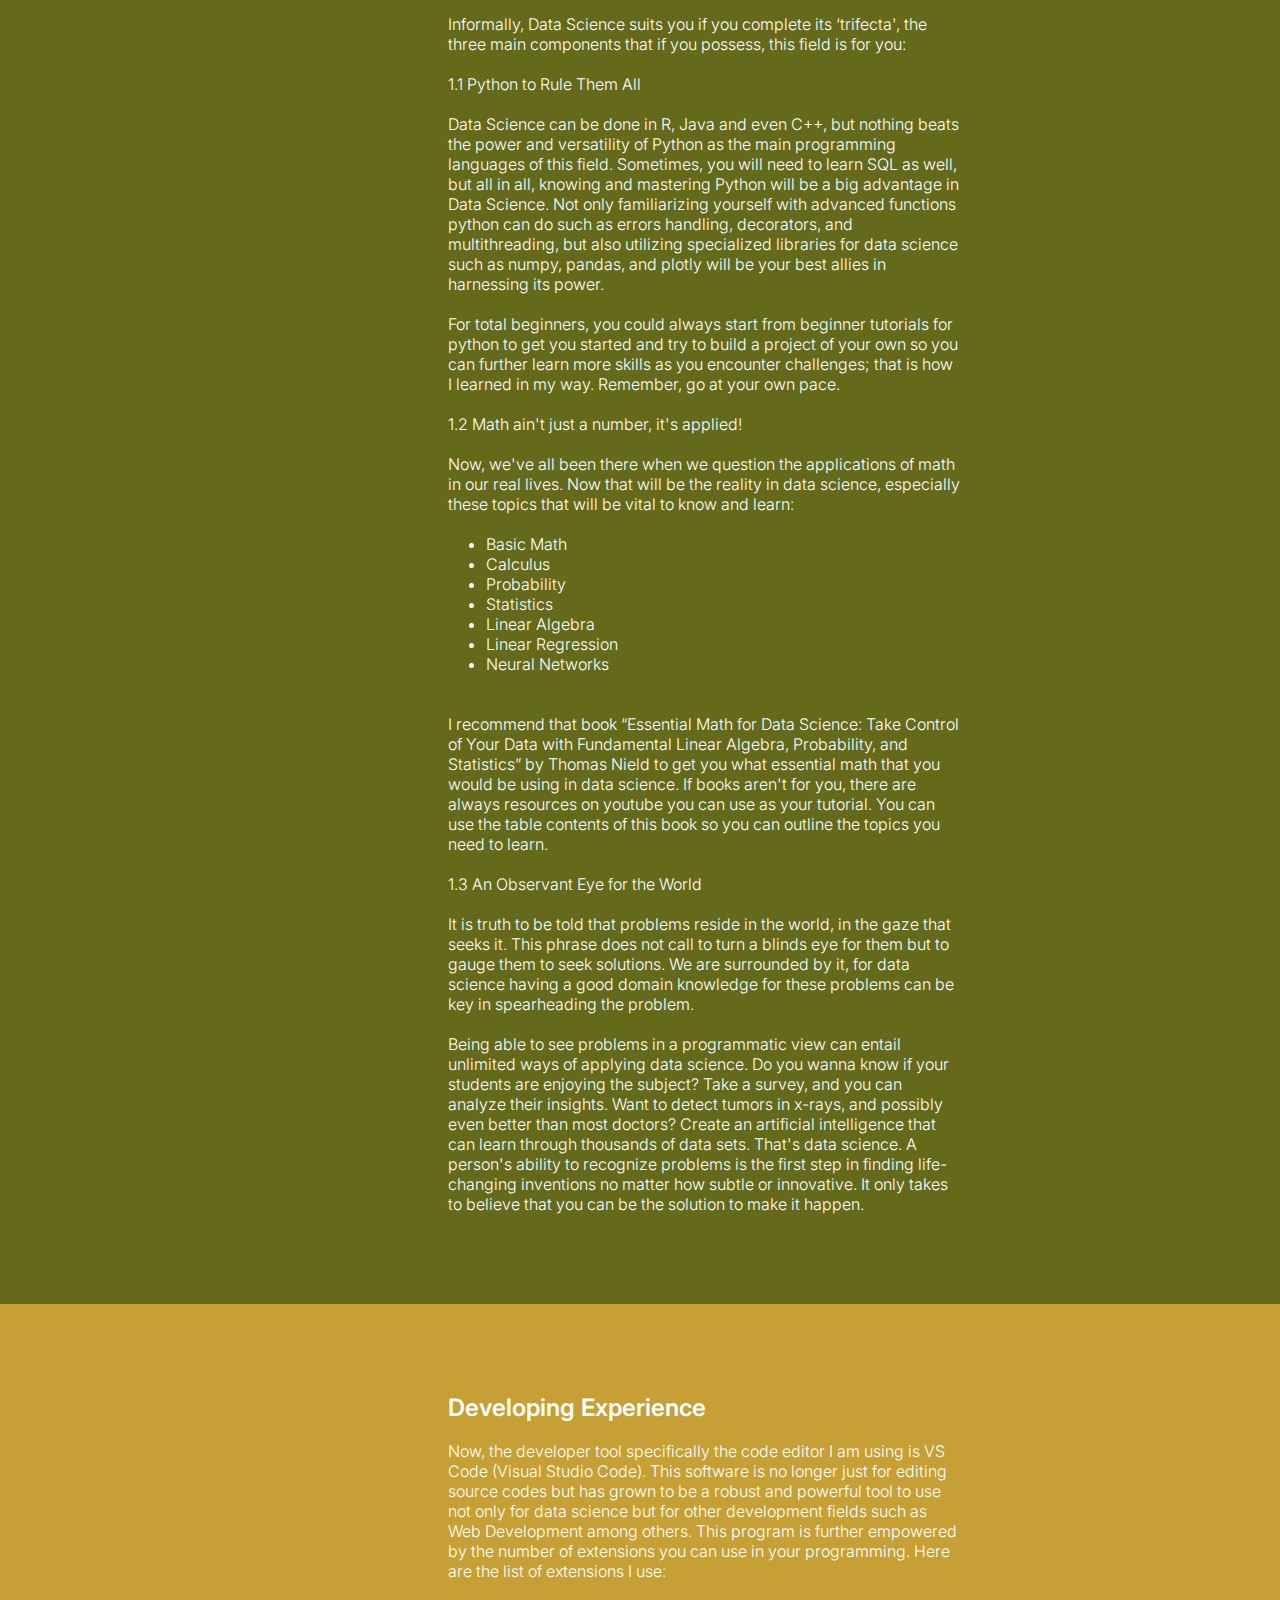
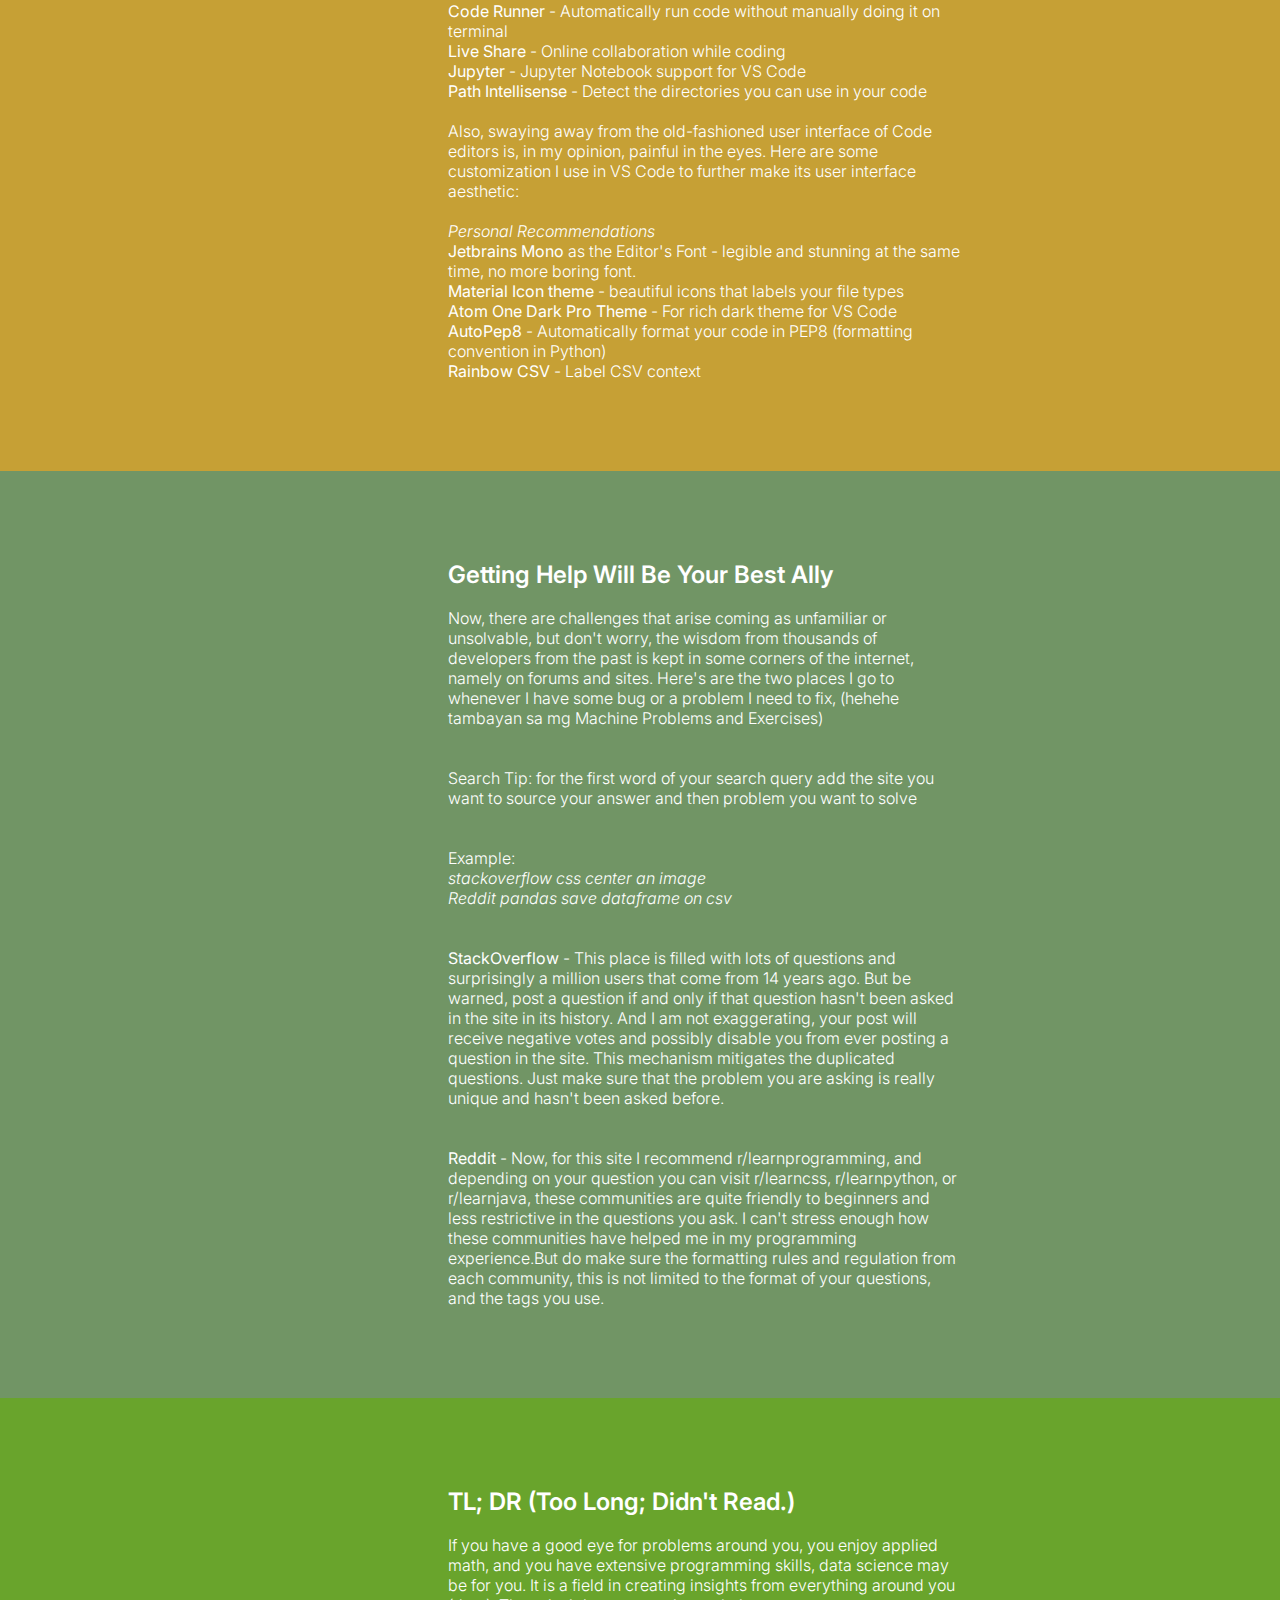
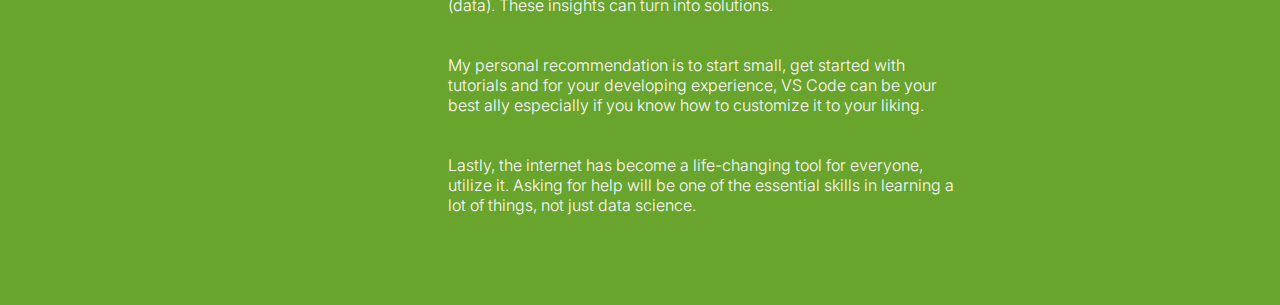
<file: pages/threads.html>
<!DOCTYPE html>
<html lang="en">
  <head>
    <meta charset="UTF-8" />
    <meta http-equiv="X-UA-Compatible" content="IE=edge" />
    <meta name="viewport" content="width=device-width, initial-scale=1.0" />
    <style>
      @import url("https://fonts.googleapis.com/css2?family=Inter:wght@100;300;400;700&display=swap");
      @keyframes topAnimation {
        0% {
          opacity: 0;
          transform: translateY(-10%);
          /* filter: blur(5px); */
        }
        100% {
          opacity: 1;
          transform: translateX(0);
          filter: blur(0);
        }
      }

      *,
      *:before,
      *:after {
        padding: 0;
        margin: 0;
        box-sizing: border-box;
      }
      nav {
        height: 20vh;
        width: 10vw;
        min-width: 600px;
        display: flex;
        align-items: center;
        padding-left: 20px;
      }
      a {
        position: relative;
        text-decoration: none;
        color: white;
        font-size: 1rem;
        letter-spacing: 0.5px;
        padding: 0 3px;
        margin-left: 80px;
      }
      a:after {
        content: "";
        position: absolute;
        background-color: white;
        height: 2px;
        width: 0;
        left: 0;
        bottom: -5px;
        transition: 0.3s;
      }
      a:hover {
        color: #ffffff;
      }
      a:hover:after {
        width: 100%;
      }

      span {
        font-size: 1rem;
        line-height: 3;
        font-weight: 500;
      }
      br {
        font-size: 200%;
      }
      /**/
      body {
        -webkit-transition: all 0.5s ease;
        -moz-transition: all 0.5s ease;
        -o-transition: all 0.5s ease;
        transition: all 0.5s ease;
        background-color: #182994;
        font-family: "Inter", "Arial", sans-serif;
        color: white;
        margin: none;
        overflow-x: hidden;
      }
      .logo {
        height: 100px;
        width: 100px;
        float: right;
        position: absolute;
        top: 80px;
        right: 80px;
      }
      .navbar {
        overflow: hidden;
        width: 100%;
        z-index: 4;
      }

      .headline-photo {
        width: 100vw;
        height: 90vh;
        position: relative;
      }

      .wallpaper {
        width: 100vw;
        height: 90vh;
        position: absolute;
      }
      .project-name {
        z-index: 100;
        position: absolute;
        font-size: 4rem;
        padding-left: 6vw;
        line-height: 1.2;
        width: 80vw;
        bottom: 5;
        padding-bottom: 1vh;
        padding-left: 6vw;
        bottom: 4vh;
        left: 0;
      }
      .project {
        z-index: 100;
        position: absolute;
        font-size: 0.97rem;
      }
      .section1 {
        padding-top: 10vh;
        padding-left: 35vw;
        padding-bottom: 10vh;
        padding-right: 25vw;
        background-color: #78a22e;
      }
      .section2 {
        padding-top: 10vh;
        padding-left: 35vw;
        padding-bottom: 10vh;
        padding-right: 25vw;
        background-color: #656a1a;
      }
      .section3 {
        padding-top: 10vh;
        padding-left: 35vw;
        padding-bottom: 10vh;
        padding-right: 25vw;
        background-color: #c6a035;
      }
      .section4 {
        padding-top: 10vh;
        padding-left: 35vw;
        padding-bottom: 10vh;
        padding-right: 25vw;
        background-color: #719565;
      }
      .section5 {
        padding-top: 10vh;
        padding-left: 35vw;
        padding-bottom: 10vh;
        padding-right: 25vw;
        background-color: #69a42c;
      }
      .progress-bar {
        position: fixed;
        background-color: black;
        top: 0;
        width: 100%;
        height: 2.3vh;
        z-index: 5;
        display: flex;
        align-items: center;
        transition: all 0.5s ease;
      }
      .progress {
        width: 300px;
        height: 2px;
        background: #636363;
        float: left;
        align-items: center;
        display: inline;
        z-index: 5;
      }
      .bar {
        width: 0%;
        height: 2px;
        background: white;
      }
      .footer {
        position: fixed;
        top: 0vh;
        padding-left: 2vw;
        width: 100%;
        height: 3vh;
        z-index: 5;
        display: none;
        align-items: center;
        background-color: black;
        animation: 0.5s ease-out 0s 1 topAnimation;
      }
      .footer .progress {
        position: absolute;
        width: 300px;
        height: 2px;
        background: #3f3f3f;
        align-items: center;
        display: inline;
        z-index: 5;
      }
      .center {
        top: 50%;
        left: 50%;
      }
      .footer .progress .bar {
        width: 0%;
        height: 2px;
        background: white;
      }
      .scroll-load {
        display: none;
      }
      i {
        background: black;
        border-radius: 500px;
        text-align: center;
        display: inline-block;
      }

      .img-icon {
        display: block;
      }
      .topBtn {
        display: none;
        position: fixed;
        bottom: 2.5vh;
        right: 2.5vw;
        transition: all 0.5s ease;
        animation: 0.5s ease-out 0s 1 topAnimation;
      }
      figure {
        width: 4vw;
        height: 4vw;
        border-radius: 50px;
        font-size: 25px;
        display: flex;
        align-items: center;
        justify-content: center;
        text-align: center;
        background: black;
        transition: all 0.5s ease;
      }
      figure:hover {
        width: 5vw;
        height: 5vw;
        border-radius: 50px;
        font-size: 25px;
        display: flex;
        align-items: center;
        justify-content: center;
        text-align: center;
      }

      figure img {
        transition-duration: 1s;
        display: inline-block;
        width: 30px;
        height: auto;
      }
      * {
        scroll-behavior: smooth;
      }
      .h1 {
        font-weight: 600;
        font-size: 1.5rem;
        line-height: 3vh;
      }
      .content {
        font-weight: 300;
      }
      i {
        background: none;
        text-align: left;
      }
      ul {
        padding-left: 3vw;
      }
    </style>
    <link href="../img/favicon.png" rel="icon" />
    <title>J.Pean Blogspot</title>
  </head>

  <body>
    <div id="container">
      <div class="headline-photo">
        <img class="wallpaper" src="./img/threads_wallpaper.jpg" />
        <div class="navbar">
          <nav>
            <a href="../index.html">Home</a>
            <a href="./about.html">About</a>
            <img src="./img/page_logo.png" alt="logo" class="logo" />
          </nav>
        </div>
        <span class="project-name"
          ><span>Threads </span><br />
          Diving into Data Science: My experiences so far...</span
        >
      </div>
    </div>
    <div class="footer" id="progress-div">
      <span class="progress-text"
        >Diving into Data Science: My experiences so far...</span
      >
      <div class="progress center">
        <div class="bar center" id="progressBar"></div>
      </div>
    </div>
    <div class="topBtn" id="topbtn">
      <figure onclick="scrollToTop()">
        <img src="./img/arrow-up.png" alt="image" />
      </figure>
    </div>
    <div class="section1 content">
      <span class="h1">The Big Hook: Why?</span><br /><br />
      Choosing Data Science has been a curveball of a path for me to choose.
      Medicine was my first choice of career when I was at Senior High School,
      and I have barely known the field of Computer Science. One of the reasons
      I chose medicine was because of its wide array of applications in not just
      saving lives but the quality of life it improves. From highly-technical
      surgeries, to mountains of clinical trial researchers, I was fascinated by
      its world applications that can make a difference to the world. <br />
      <br />But it all changed when I asked one of my classmates what their
      course they will take in college and they said Computer Science. I was at
      first clueless as to what it was at that time, I barely recognized that
      there was such a field, but exploring more on it I have grown to pick it
      as a second choice in college. But the most important factor to pursue not
      only Computer Science but specifically Data Science is because it's even
      wider application, not just for medicine but to almost all aspects of
      human life, from governance, disease detection, automated driving, and to
      almost anything that requires processes and problems that needs answers.
      In simple words, Data Science is extracting valuable insights from a pool
      of data, in this case, data can be sourced from everything, and it has
      been a driving agent of innovation through the years.
    </div>
    <div class="section2 content">
      <span class="h1">The Fundamentals</span><br /><br />
      Informally, Data Science suits you if you complete its ‘trifecta', the
      three main components that if you possess, this field is for you:<br /><br />
      1.1 Python to Rule Them All <br /><br />Data Science can be done in R,
      Java and even C++, but nothing beats the power and versatility of Python
      as the main programming languages of this field. Sometimes, you will need
      to learn SQL as well, but all in all, knowing and mastering Python will be
      a big advantage in Data Science. Not only familiarizing yourself with
      advanced functions python can do such as errors handling, decorators, and
      multithreading, but also utilizing specialized libraries for data science
      such as numpy, pandas, and plotly will be your best allies in harnessing
      its power. <br /><br />For total beginners, you could always start from
      beginner tutorials for python to get you started and try to build a
      project of your own so you can further learn more skills as you encounter
      challenges; that is how I learned in my way. Remember, go at your own
      pace. <br /><br />1.2 Math ain't just a number, it's applied!
      <br /><br />Now, we've all been there when we question the applications of
      math in our real lives. Now that will be the reality in data science,
      especially these topics that will be vital to know and learn: <br /><br />
      <ul>
        <li>Basic Math</li>
        <li>Calculus</li>
        <li>Probability</li>
        <li>Statistics</li>
        <li>Linear Algebra</li>
        <li>Linear Regression</li>
        <li>Neural Networks</li>
      </ul>
      <br /><br />I recommend that book “Essential Math for Data Science: Take
      Control of Your Data with Fundamental Linear Algebra, Probability, and
      Statistics” by Thomas Nield to get you what essential math that you would
      be using in data science. If books aren't for you, there are always
      resources on youtube you can use as your tutorial. You can use the table
      contents of this book so you can outline the topics you need to learn.
      <br /><br />1.3 An Observant Eye for the World <br /><br />It is truth to
      be told that problems reside in the world, in the gaze that seeks it. This
      phrase does not call to turn a blinds eye for them but to gauge them to
      seek solutions. We are surrounded by it, for data science having a good
      domain knowledge for these problems can be key in spearheading the
      problem. <br /><br />Being able to see problems in a programmatic view can
      entail unlimited ways of applying data science. Do you wanna know if your
      students are enjoying the subject? Take a survey, and you can analyze
      their insights. Want to detect tumors in x-rays, and possibly even better
      than most doctors? Create an artificial intelligence that can learn
      through thousands of data sets. That's data science. A person's ability to
      recognize problems is the first step in finding life-changing inventions
      no matter how subtle or innovative. It only takes to believe that you can
      be the solution to make it happen.
    </div>
    <div class="section3 content">
      <span class="h1">Developing Experience </span><br /><br />
      Now, the developer tool specifically the code editor I am using is VS Code
      (Visual Studio Code). This software is no longer just for editing source
      codes but has grown to be a robust and powerful tool to use not only for
      data science but for other development fields such as Web Development
      among others. This program is further empowered by the number of
      extensions you can use in your programming. Here are the list of
      extensions I use: <br /><br /><b>Code Runner </b>- Automatically run code
      without manually doing it on terminal<br />
      <b>Live Share</b> - Online collaboration while coding <br /><b>Jupyter </b
      >- Jupyter Notebook support for VS Code <br /><b>Path Intellisense</b> -
      Detect the directories you can use in your code <br /><br />Also, swaying
      away from the old-fashioned user interface of Code editors is, in my
      opinion, painful in the eyes. Here are some customization I use in VS Code
      to further make its user interface aesthetic: <br /><br /><i
        >Personal Recommendations</i
      >
      <br /><b>Jetbrains Mono </b>as the Editor's Font - legible and stunning at
      the same time, no more boring font. <br /><b>Material Icon theme</b> -
      beautiful icons that labels your file types <br /><b
        >Atom One Dark Pro Theme </b
      >- For rich dark theme for VS Code <br /><b>AutoPep8 </b>- Automatically
      format your code in PEP8 (formatting convention in Python) <br /><b
        >Rainbow CSV</b
      >
      - Label CSV context
    </div>

    <div class="section4 content">
      <span class="h1">Getting Help Will Be Your Best Ally</span><br /><br />

      Now, there are challenges that arise coming as unfamiliar or unsolvable,
      but don't worry, the wisdom from thousands of developers from the past is
      kept in some corners of the internet, namely on forums and sites. Here's
      are the two places I go to whenever I have some bug or a problem I need to
      fix, (hehehe tambayan sa mg Machine Problems and Exercises) <br />
      <br /><br />Search Tip: for the first word of your search query add the
      site you want to source your answer and then problem you want to solve
      <br />
      <br /><br />Example: <br /><i
        >stackoverflow css center an image <br />
        Reddit pandas save dataframe on csv</i
      >
      <br /><br /><br /><b>StackOverflow</b> - This place is filled with lots of
      questions and surprisingly a million users that come from 14 years ago.
      But be warned, post a question if and only if that question hasn't been
      asked in the site in its history. And I am not exaggerating, your post
      will receive negative votes and possibly disable you from ever posting a
      question in the site. This mechanism mitigates the duplicated questions.
      Just make sure that the problem you are asking is really unique and hasn't
      been asked before. <br /><br /><br /><b>Reddit</b> - Now, for this site I
      recommend r/learnprogramming, and depending on your question you can visit
      r/learncss, r/learnpython, or r/learnjava, these communities are quite
      friendly to beginners and less restrictive in the questions you ask. I
      can't stress enough how these communities have helped me in my programming
      experience.But do make sure the formatting rules and regulation from each
      community, this is not limited to the format of your questions, and the
      tags you use.
    </div>
    <div class="section5 content">
      <span class="h1">TL; DR (Too Long; Didn't Read.)</span><br /><br />
      If you have a good eye for problems around you, you enjoy applied math,
      and you have extensive programming skills, data science may be for you. It
      is a field in creating insights from everything around you (data). These
      insights can turn into solutions.
      <br /><br /><br />
      My personal recommendation is to start small, get started with tutorials
      and for your developing experience, VS Code can be your best ally
      especially if you know how to customize it to your liking.
      <br /><br /><br />
      Lastly, the internet has become a life-changing tool for everyone, utilize
      it. Asking for help will be one of the essential skills in learning a lot
      of things, not just data science.
    </div>
  </body>
  <script>
    let progressIcon = document.getElementById("progress-div");
    let backToTop = document.getElementById("topbtn");
    window.onscroll = function () {
      var winScroll =
        document.body.scrollTop || document.documentElement.scrollTop;
      var height =
        document.documentElement.scrollHeight -
        document.documentElement.clientHeight;
      var scrolled = (winScroll / height) * 100;
      document.getElementById("progressBar").style.width = scrolled + "%";
      console.log(scrolled);
      if (scrolled < 27.34) {
        console.log("hidden");
        progressIcon.style.display = "none";
        backToTop.style.display = "none";
      } else if (scrolled >= 27.34) {
        console.log("display");
        progressIcon.style.display = "flex";
        backToTop.style.display = "block";
      }
    };

    function scrollToTop() {
      window.scrollTo(0, 0);
    }
  </script>
</html>
</file>
<file: styles.css>
@import url("https://fonts.googleapis.com/css2?family=Inter:wght@100;300;400;700&display=swap");

*,
*:before,
*:after {
  padding: 0;
  margin: 0;
  box-sizing: border-box;
}
@keyframes leftAnimation {
  0% {
    opacity: 0;
    transform: translateX(-50%);
    filter: blur(5px);
  }
  100% {
    opacity: 1;
    transform: translateX(0);
    filter: blur(0);
  }
}

.hidden {
  opacity: 0;
  filter: blur(5px);
  transform: translateX(-100%);
  transition: all 1s;
}
.show {
  opacity: 1;
  filter: blur(0);
  transform: translateX(0);
}

nav {
  height: 20vh;
  width: 10vw;
  min-width: 600px;
  display: flex;
  align-items: center;
  padding-left: 20px;
}
.navlink {
  position: relative;
  text-decoration: none;
  color: white;
  font-size: 1rem;
  letter-spacing: 0.5px;
  padding: 0 3px;
  margin-left: 80px;
  animation: 1s ease-out 0s 1 leftAnimation;
}
.navlink:after {
  content: "";
  position: absolute;
  background-color: white;
  height: 2px;
  width: 0;
  left: 0;
  bottom: -5px;
  transition: 0.3s;
}
.navlink:hover {
  color: #ffffff;
}
.navlink:hover:after {
  width: 100%;
}
a {
  color: #ffffff;
  text-decoration: none;
}

span {
  font-size: 1.12rem;
  line-height: 3;
}
br {
  font-size: 200%;
}

body {
  -webkit-transition: all 0.5s ease;
  -moz-transition: all 0.5s ease;
  -o-transition: all 0.5s ease;
  transition: all 0.5s ease;
  background-color: #182994;
  font-family: "Inter", "Arial", sans-serif;
  color: white;
  letter-spacing: 0.6px;
  overflow-y: hidden; /* Hide vertical scrollbar */
  overflow-x: hidden;
}

.text-intro {
  width: 50vw;
  float: left;
  padding-left: 6vw;
  padding-top: 15vw;
  padding-right: 5vw;
}
.welcome {
  padding-top: 10vh;
  animation: 1s ease-out 0s 1 leftAnimation;
}

.carousel {
  float: left;
  padding-top: 20vh;
  padding-left: 5vw;
  animation: 1.5s ease-out 0s 1 leftAnimation;
}
.main-wrap {
  height: 100vh;
  overflow: hidden;
  transform-origin: top left;
  position: absolute;
  scrollbar-width: none;
  -ms-overflow-style: none;
  transform-origin: top left;
  display: flex;
  flex-direction: row;
  background-size: 300%;
  animation: animatedText 5s infinite alternate-reverse;
  z-index: 0;
  background-image: linear-gradient(to right, #39b3ac,  #4349db, #39b3ac);
}
.inner-wrap {
  transform-origin: top left;
  display: flex;
  flex-direction: row;
  width: 300vw;
}

.logo {
  height: 10vh;
  width: 10vh;
  float: right;
  position: absolute;
  top: 80px;
  right: 80px;
  animation: 1s ease-out 0s 1 leftAnimation;
}

.navbar {
  overflow: hidden;
  position: fixed;
  width: 100%;
  z-index: 4;
}
.footer {
  position: fixed;
  bottom: 1vw;
  left: 60%;
  width: 100%;
  height: 5vh;
  z-index: 5;
  display: flex;
  align-items: center;
  animation: 1s ease-out 0s 1 leftAnimation;
}
.footer .progress {
  width: 300px;
  height: 2px;
  background: #636363;
  float: left;
  align-items: center;
  display: inline;
  z-index: 5;
}
.footer .progress .bar {
  width: 0%;
  height: 2px;
  background: white;
}
.scroll-func {
  z-index: 5;
  float: left;
}

h1 {
  font-size: 4rem;
}

.intro {
  padding-top: 5vh;
  font-size: 1.3rem;
  animation: 1s ease-out 0s 1 leftAnimation;
}
:root {
  --d: 700ms;
  --e: cubic-bezier(0.19, 1, 0.22, 1);
}

.scroll-arrows {
  width: 30px;
  display: inline;
  vertical-align: middle;
  z-index: 5;
}

:root {
  --d: 700ms;
  --e: cubic-bezier(0.19, 1, 0.22, 1);
  --font-sans: "Rubik", sans-serif;
  --font-serif: "Cardo", serif;
}

* {
  box-sizing: border-box;
}

.page-content {
  display: grid;
  grid-gap: 1rem;
  padding: 1rem;
  max-width: 500vw;
  margin: 0 auto;
  font-family: var(--font-sans);
}
@media (min-width: 600px) {
  .page-content {
    grid-template-columns: repeat(2, 1fr);
  }
}
@media (min-width: 800px) {
  .page-content {
    grid-template-columns: repeat(5, 1fr);
  }
}

.d_card {
  position: relative;
  display: -webkit-box;
  display: flex;
  -webkit-box-align: end;
  align-items: flex-end;
  overflow: hidden;
  padding: 1rem;
  width: 400px;
  text-align: left;
  color: whitesmoke;
  background-color: whitesmoke;
  border-radius: 15px;
}
@media (min-width: 50vh) {
  .d_card {
    height: 68vh;
  }
}
.d_card:before {
  content: "";
  position: absolute;
  top: 0;
  left: 0;
  width: 100%;
  height: 110%;
  background-size: cover;
  background-position: 0 0;
  -webkit-transition: -webkit-transform calc(var(--d) * 1.5) var(--e);
  transition: -webkit-transform calc(var(--d) * 1.5) var(--e);
  transition: transform calc(var(--d) * 1.5) var(--e);
  transition: transform calc(var(--d) * 1.5) var(--e),
    -webkit-transform calc(var(--d) * 1.5) var(--e);
  pointer-events: none;
}
.d_card:after {
  content: "";
  display: block;
  position: absolute;
  top: 0;
  left: 0;
  width: 100%;
  height: 200%;
  pointer-events: none;
  background-image: -webkit-gradient(
    linear,
    left top,
    left bottom,
    from(rgba(0, 0, 0, 0)),
    color-stop(11.7%, rgba(0, 0, 0, 0.009)),
    color-stop(22.1%, rgba(0, 0, 0, 0.034)),
    color-stop(31.2%, rgba(0, 0, 0, 0.072)),
    color-stop(39.4%, rgba(0, 0, 0, 0.123)),
    color-stop(46.6%, rgba(0, 0, 0, 0.182)),
    color-stop(53.1%, rgba(0, 0, 0, 0.249)),
    color-stop(58.9%, rgba(0, 0, 0, 0.32)),
    color-stop(64.3%, rgba(0, 0, 0, 0.394)),
    color-stop(69.3%, rgba(0, 0, 0, 0.468)),
    color-stop(74.1%, rgba(0, 0, 0, 0.54)),
    color-stop(78.8%, rgba(0, 0, 0, 0.607)),
    color-stop(83.6%, rgba(0, 0, 0, 0.668)),
    color-stop(88.7%, rgba(0, 0, 0, 0.721)),
    color-stop(94.1%, rgba(0, 0, 0, 0.762)),
    to(rgba(0, 0, 0, 0.79))
  );
  background-image: linear-gradient(
    to bottom,
    rgba(0, 0, 0, 0) 0%,
    rgba(0, 0, 0, 0.009) 11.7%,
    rgba(0, 0, 0, 0.034) 22.1%,
    rgba(0, 0, 0, 0.072) 31.2%,
    rgba(0, 0, 0, 0.123) 39.4%,
    rgba(0, 0, 0, 0.182) 46.6%,
    rgba(0, 0, 0, 0.249) 53.1%,
    rgba(0, 0, 0, 0.32) 58.9%,
    rgba(0, 0, 0, 0.394) 64.3%,
    rgba(0, 0, 0, 0.468) 69.3%,
    rgba(0, 0, 0, 0.54) 74.1%,
    rgba(0, 0, 0, 0.607) 78.8%,
    rgba(0, 0, 0, 0.668) 83.6%,
    rgba(0, 0, 0, 0.721) 88.7%,
    rgba(0, 0, 0, 0.762) 94.1%,
    rgba(0, 0, 0, 0.79) 100%
  );
  -webkit-transform: translateY(-50%);
  transform: translateY(-50%);
  -webkit-transition: -webkit-transform calc(var(--d) * 2) var(--e);
  transition: -webkit-transform calc(var(--d) * 2) var(--e);
  transition: transform calc(var(--d) * 2) var(--e);
  transition: transform calc(var(--d) * 2) var(--e),
    -webkit-transform calc(var(--d) * 2) var(--e);
}
.d_card:nth-child(1):before {
  background-image: url(./img/home_threads.jpg);
}
.d_card:nth-child(2):before {
  background-image: url(./img/home_politique.jpg);
}
.d_card:nth-child(3):before {
  background-image: url(./img/home_banyuhay.jpg);
}
.d_card:nth-child(4):before {
  background-image: url(./img/home_konek.jpg);
}
.d_card:nth-child(5):before {
  background-image: url(./img/home_corpus.jpg);
}

.content {
  position: relative;
  display: -webkit-box;
  display: flex;
  -webkit-box-orient: vertical;
  -webkit-box-direction: normal;
  flex-direction: column;
  -webkit-box-align: left;
  align-items: left;
  width: 100%;
  padding: 1rem;
  -webkit-transition: -webkit-transform var(--d) var(--e);
  transition: -webkit-transform var(--d) var(--e);
  transition: transform var(--d) var(--e);
  transition: transform var(--d) var(--e), -webkit-transform var(--d) var(--e);
  z-index: 1;
}
.content > * + * {
  margin-top: 1rem;
}

.heading {
  font-size: 2rem;
  font-weight: 100;
  line-height: 1.2;
}

.data-content {
  font-size: 1.125rem;
  line-height: 1.35;
}

@media (hover: hover) and (min-width: 600px) {
  .d_card:after {
    -webkit-transform: translateY(0);
    transform: translateY(0);
  }

  .content {
    -webkit-transform: translateY(calc(100% - 4.5rem));
    transform: translateY(calc(100% - 12rem));
  }
  .content > *:not(.heading) {
    opacity: 0;
    -webkit-transform: translateY(1rem);
    transform: translateY(1rem);
    -webkit-transition: opacity var(--d) var(--e),
      -webkit-transform var(--d) var(--e);
    transition: opacity var(--d) var(--e), -webkit-transform var(--d) var(--e);
    transition: transform var(--d) var(--e), opacity var(--d) var(--e);
    transition: transform var(--d) var(--e), opacity var(--d) var(--e),
      -webkit-transform var(--d) var(--e);
  }

  .d_card:hover,
  .d_card:focus-within {
    -webkit-box-align: center;
    align-items: center;
  }
  .d_card:hover:before,
  .d_card:focus-within:before {
    -webkit-transform: translateY(-4%);
    transform: translateY(-4%);
  }
  .d_card:hover:after,
  .d_card:focus-within:after {
    -webkit-transform: translateY(-50%);
    transform: translateY(-50%);
  }
  .d_card:hover .content,
  .d_card:focus-within .content {
    -webkit-transform: translateY(0);
    transform: translateY(0);
  }
  .d_card:hover .content > *:not(.heading),
  .d_card:focus-within .content > *:not(.heading) {
    opacity: 1;
    -webkit-transform: translateY(0);
    transform: translateY(0);
    -webkit-transition-delay: calc(var(--d) / 8);
    transition-delay: calc(var(--d) / 8);
  }

  .d_card:focus-within:before,
  .d_card:focus-within:after,
  .d_card:focus-within .content,
  .d_card:focus-within .content > *:not(.heading) {
    -webkit-transition-duration: 0s;
    transition-duration: 0s;
  }
}
@keyframes animatedText{
  to{
    background-position: 100%; 
  }
}
.main-area {
  width: 100%;
  height: 100vh;
  margin: none;
  position: fixed;
  -webkit-transition: opacity 1s ease-in-out;
  -moz-transition: opacity 1s ease-in-out;
  -o-transition: opacity 1s ease-in-out;
  transition: opacity 1s ease-in-out;
}
.circles {
  position: fixed;
  top: 0;
  left: 0;
  width: 100%;
  height: 100%;
  overflow: hidden;
  z-index: 30;
}
@keyframes animate {
  0% {
    opacity: 1;
    border-radius: 0;
    transform: translateY(0) rotate(0deg);
  }
  100% {
    opacity: 0;
    border-radius: 50%;
    transform: translateY(-1000px) rotate(720deg);
  }
}
.circles div {
  position: absolute;
  display: block;
  width: 20px;
  height: 20px;
  bottom: -150px;
  animation: animate 25s linear infinite;
  background: rgba(255, 255, 255, 0.2);
}
.circles div:nth-child(1) {
  left: 25%;
  width: 110px;
  height: 110px;
  animation-delay: 0s;
  animation-duration: 20s;
}
.circles div:nth-child(2) {
  left: 43%;
  width: 50px;
  height: 50px;
  animation-delay: 7s;
}
.circles div:nth-child(3) {
  left: 64%;
  width: 80px;
  height: 80px;
  animation-delay: 4s;
}
.circles div:nth-child(4) {
  left: 600%;
  width: 60px;
  height: 80px;
  animation-delay: 9s;
}
.circles div:nth-child(5) {
  left: 99%;
  width: 130px;
  height: 130px;
  animation-delay: 12s;
}
.circles div:nth-child(6) {
  left: 50%;
  width: 80px;
  height: 80px;
  animation-delay: 0s;
}
.circles div:nth-child(7) {
  left: 5%;
  width: 80px;
  height: 80px;
  animation-delay: 2s;
}
.circles div:nth-child(8) {
  left: 91%;
  width: 80px;
  height: 80px;
  animation-delay: 0s;
}
.circles div:nth-child(9) {
  left: 80%;
  width: 80px;
  height: 80px;
  animation-delay: 10s;
}
.circles div:nth-child(10) {
  left: 31%;
  width: 80px;
  height: 80px;
  animation-delay: 4s;
}

.card_link {
  position: relative;
  text-decoration: none;
  color: white;
  font-size: 1rem;
  letter-spacing: 0.5px;
  padding: 0 3px;
  margin-left: 80px;
}
</file>
